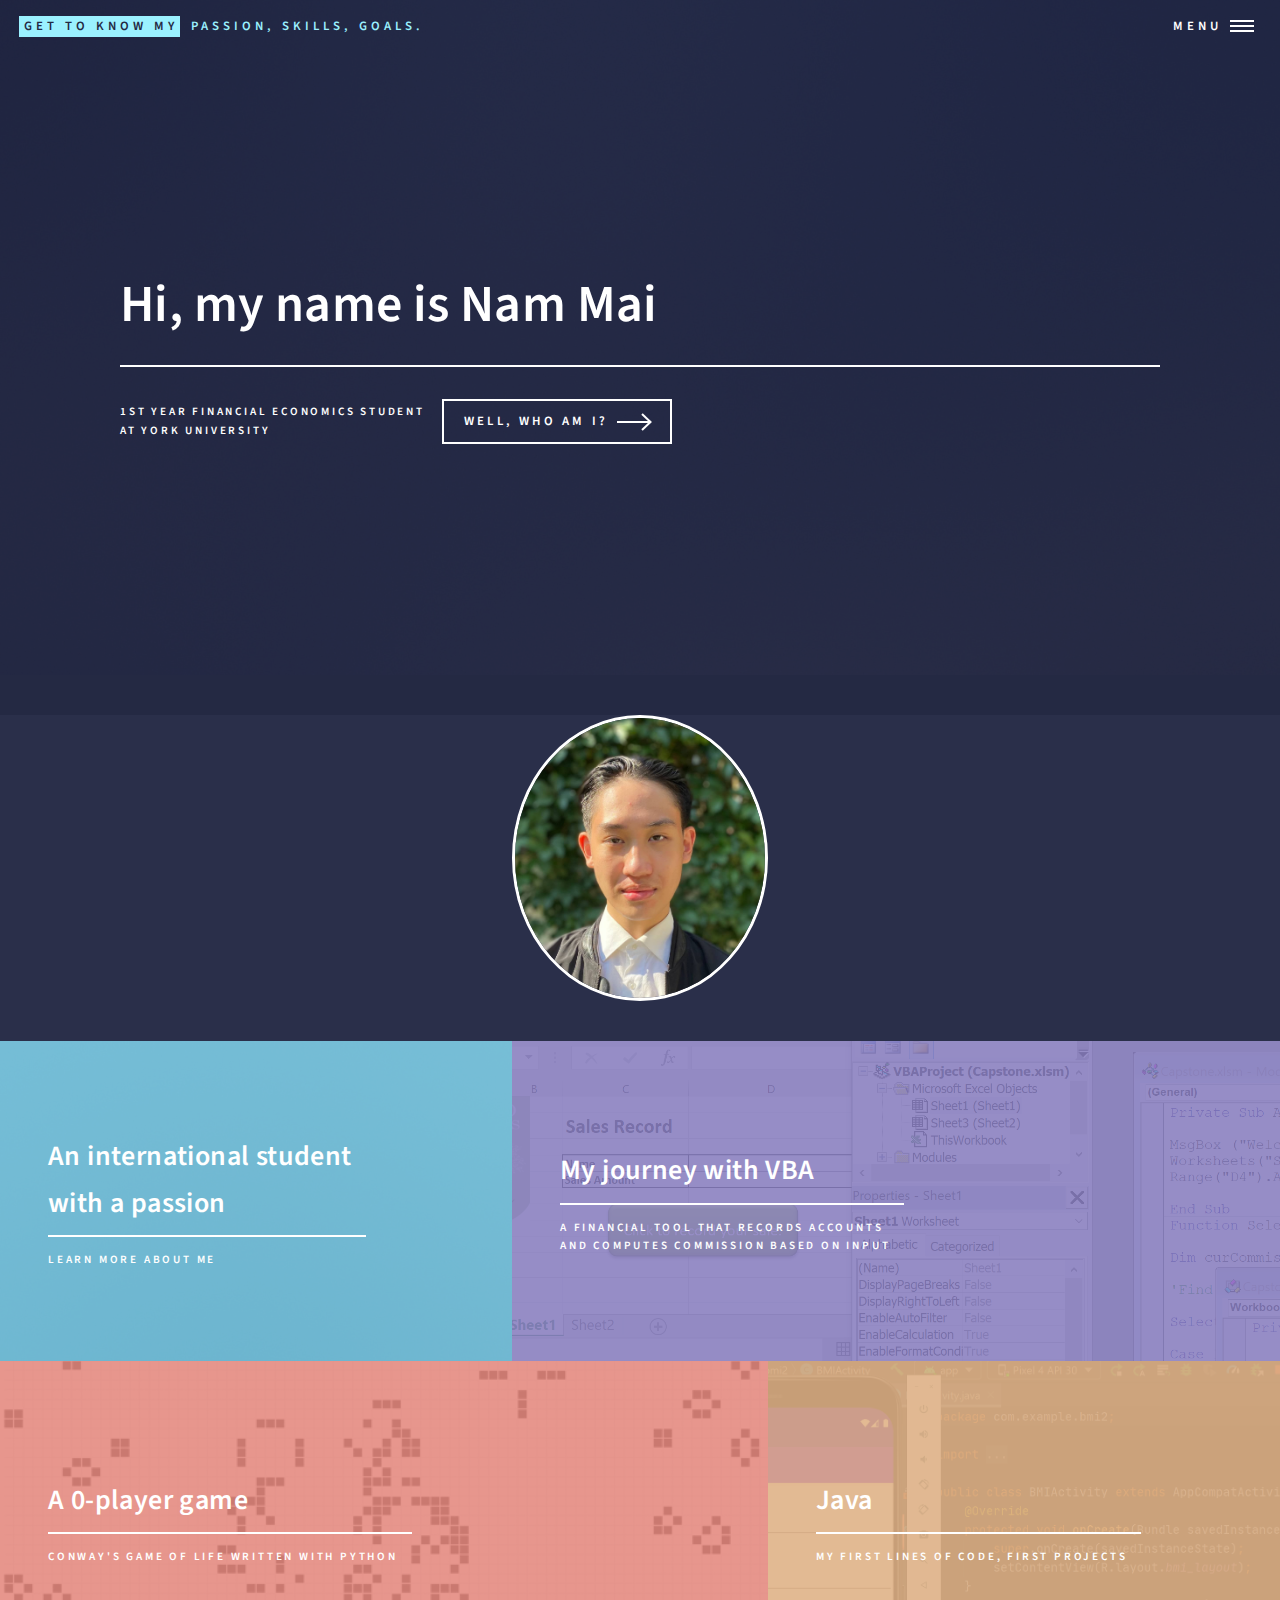
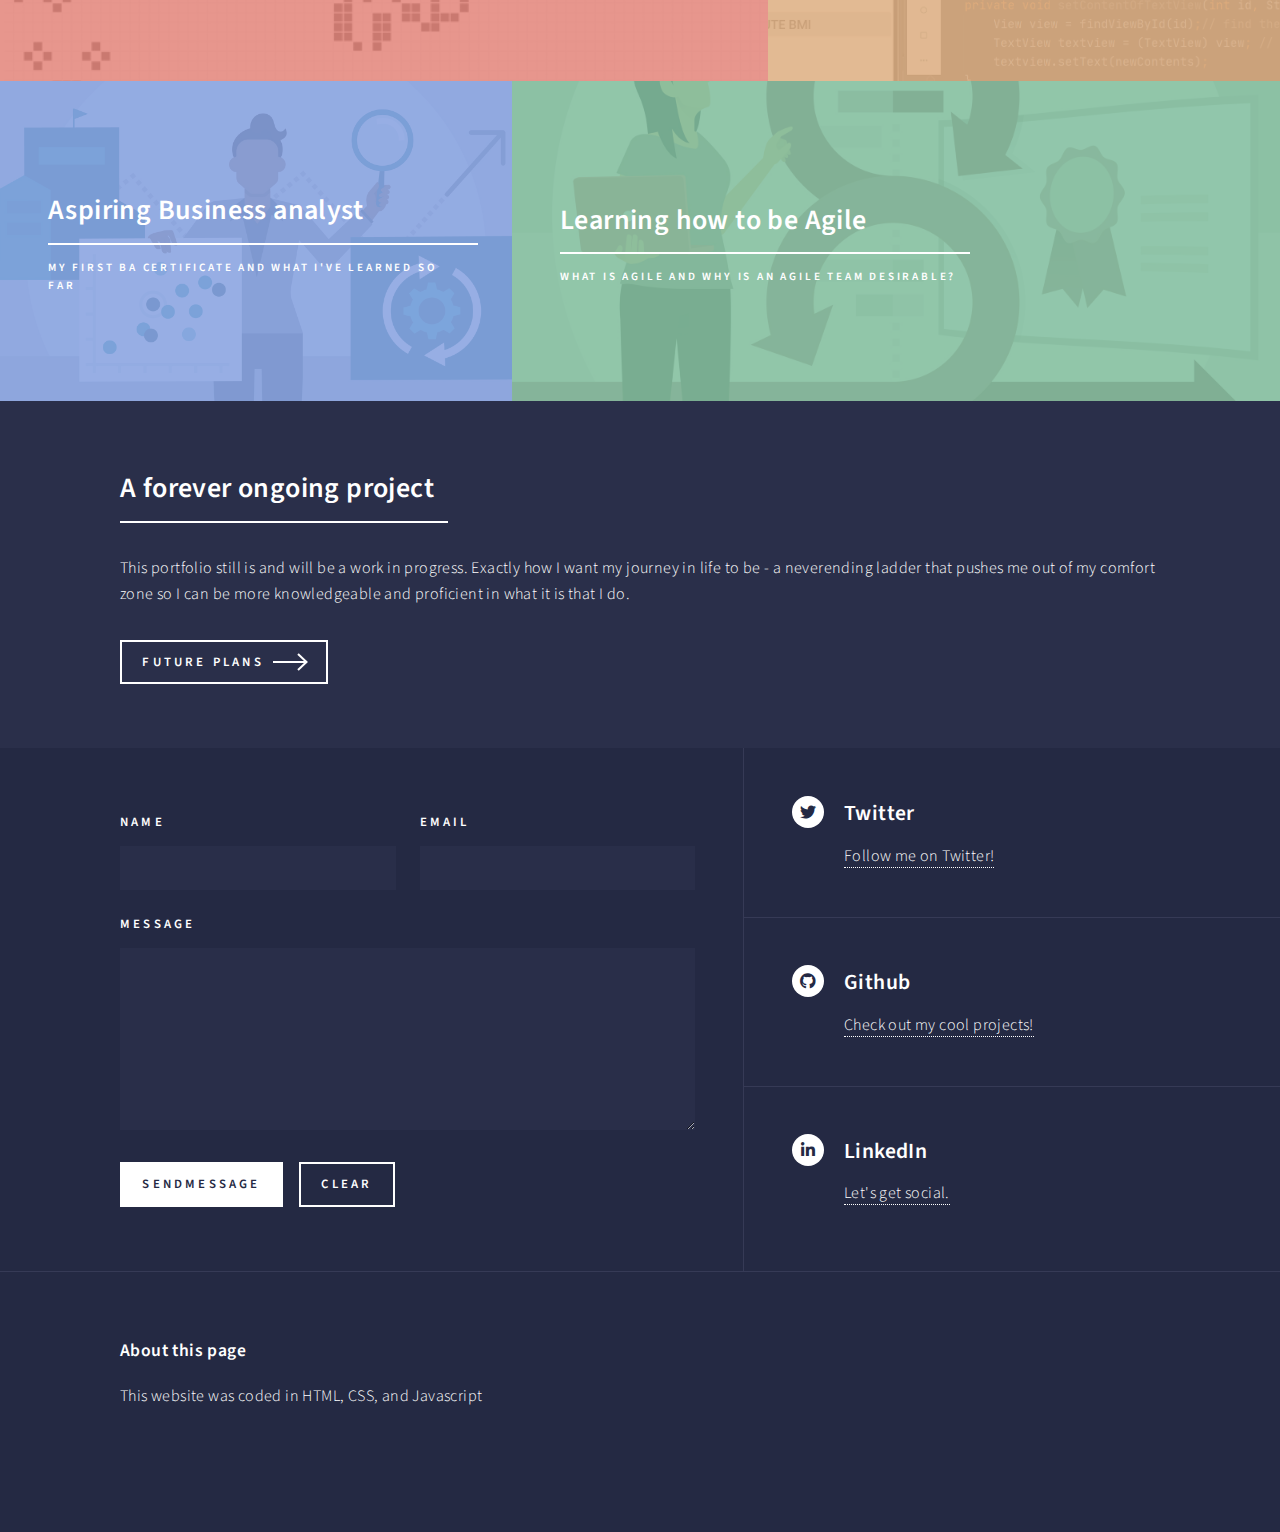
<file: index.html>
<!DOCTYPE HTML>
<html>
	<head>
		<title>Nam - Portfolio</title>
		<meta charset="utf-8" />
		<meta name="viewport" content="width=device-width, initial-scale=1, user-scalable=no" />
		<link rel="stylesheet" href="assets/css/main.css" />
		<noscript><link rel="stylesheet" href="assets/css/noscript.css" /></noscript>
		<meta name="description" content="My portfolio" />
		<meta name="title" property="og:title" content="My Porfolio" />
		<meta property="og:type" content="Website" />
		<meta name="image" property="og:image" content="https://live.staticflickr.com/65535/51329818859_24bdfd7cd8_z.jpg" />
		<meta name="description" property="og:description" content="My Portfolio" /><meta name="author" content="Nam Mai" />
	</head>
	<body class="is-preload">

		<!-- Wrapper -->
			<div id="wrapper">

				<!-- Header -->
					<header id="header" class="alt">
						<a href="index.html" class="logo"><strong>GET TO KNOW MY</strong> <span>Passion, skills, goals.</span></a>
						<nav>
							<a href="#menu">Menu</a>
						</nav>
					</header>

				<!-- Menu -->
					<nav id="menu">
						<ul class="links">
							<li><a href="index.html">Home</a></li>
							<li><a href="passion.html">Passion</a></li>
							<!--<li><a href="skills.html">Skills</a></li>-->
							<li><a href="goals.html">Future goals</a></li>
						</ul>
						<!--<ul class="actions stacked">
							<li><a href="#" class="button primary fit">Get Started</a></li>
							<li><a href="#" class="button fit">Log In</a></li>
						</ul>-->
					</nav>

				<!-- Banner -->
					<section id="banner" class="major">
						<div class="inner">
							<header class="major">
								<h1>Hi, my name is Nam Mai</h1>
							</header>
							<div class="content">
								<p>1st year Financial Economics student<br />
								at York University</p>
								<ul class="actions">
									<li><a href="#me" class="button next scrolly">Well, who am I?</a></li>
								</ul>
							</div>
						</div>
					</section>

				<!-- Main -->
					<div id="main">
						<span class="image main" id="me"><img src="images/me.jpg"/></span>
						<!-- One -->
							<section id="one" class="tiles">
								<article>
									<span class="image">
										<img src="images/pic01.jpg" alt="" />
									</span>
									<header class="major">
										<h3><a href="passion.html" class="link">An international student<br> with a passion</a></h3>
										<p>Learn more about me</p>
									</header>
								</article>
								<article>
									<span class="image">
										<img src="images/VBA.png" alt="" />
									</span>
									<header class="major">
										<h3><a href="https://github.com/fane-eternal/VBA-project" class="link">My journey with VBA</a></h3>
										<p>A Financial tool that records accounts<br>and computes commission based on input</p>
									</header>
								</article>
								<article>
									<span class="image">
										<img src="images/conway.jpg" alt="" />
									</span>
									<header class="major">
										<h3><a href="agile.html" class="https://github.com/fane-eternal/Python/tree/main/Conway's%20game%20of%20Life">A 0-player game</a></h3>
										<p>Conway's game of life written with Python</p>
									</header>
								</article>
								<article>
									<span class="image">
										<img src="images/java.png" alt="" />
									</span>
									<header class="major">
										<h3><a href="https://github.com/fane-eternal/JavaApps_AndroidStudio" class="link">Java</a></h3>
										<p>My first lines of code, first projects</p>
									</header>
								</article>
								<article>
									<span class="image">
										<img src="images/ba.png" alt="" />
									</span>
									<header class="major">
										<h3><a href="ba.html" class="link">Aspiring Business analyst</a></h3>
										<p>My first BA certificate and what I've learned so far</p>
									</header>
								</article>
								<article>
									<span class="image">
										<img src="images/agile.jpg" alt="" />
									</span>
									<header class="major">
										<h3><a href="agile.html" class="link">Learning how to be Agile</a></h3>
										<p>What is Agile and why is an Agile team desirable?</p>
									</header>
								</article>
							</section>

						<!-- Two -->
							<section id="two" name="two">
								<div class="inner">
									<header class="major">
										<h2>A forever ongoing project</h2>
									</header>
									<p>This portfolio still is and will be a work in progress. Exactly how I want my journey in life to be - a neverending ladder that pushes me out of my comfort zone so I can be more knowledgeable and proficient in what it is that I do.</p>
									<ul class="actions">
										<li><a href="goals.html" class="button next">Future plans</a></li>
									</ul>
								</div>
							</section>

					</div>

				<!-- Contact -->
					<section id="contact">
						<div class="inner">
							<section>
								<form method="post" action="#" id="fr1">
									<div class="fields">
										<div class="field half">
											<label for="name">Name</label>
											<input type="text" name="name" id="name" />
										</div>
										<div class="field half">
											<label for="email">Email</label>
											<input type="text" name="email" id="email" />
										</div>
										<div class="field">
											<label for="message">Message</label>
											<textarea name="message" id="message" rows="6"></textarea>
										</div>
									</div>
									<ul class="actions">
										<li><input type="button" id="send" value="sendMessage" class="primary" /></li>
										<li><input type="reset" value="Clear" /></li>
									</ul>
								</form>
							</section>
							<section class="split">
								<section>
									<div class="contact-method">
										<span class="icon brands alt fa-twitter"></span>
										<h3>Twitter</h3>
										<a href="https://twitter.com/fane_eternalll">Follow me on Twitter!</a>
									</div>
								</section>
								<section>
									<div class="contact-method">
										<span class="icon brands alt fa-github"></span>
										<h3>Github</h3>
										<a href="https://github.com/fane-eternal" target="_blank"><span>Check out my cool projects!</span></a>
									</div>
								</section>
								<section>
									<div class="contact-method">
										<span class="icon brands alt fa-linkedin-in"></span>
										<h3>LinkedIn</h3>
										<a href="https://www.linkedin.com/in/suan-tkhan-nam-mai-7b82211a3/" target="_blank"><span>Let's get social.</span></a>
									</div>
								</section>
							</section>
						</div>
					</section>

				<!-- Footer -->
					<footer id="footer">
						<div class="inner">
							<h4>About this page</h4>
							<p>This website was coded in HTML, CSS, and Javascript</p>
							<ul class="icons">	
								<li><a href="#" class="icon brands "><span class="label"></span></a></li>
								<li><a href="#" class="icon brands "><span class="label"></span></a></li>
							</ul>
						</div>
					</footer>

			</div>

		<!-- Scripts -->
			<script src="assets/js/jquery.min.js"></script>
			<script src="assets/js/jquery.scrolly.min.js"></script>
			<script src="assets/js/jquery.scrollex.min.js"></script>
			<script src="assets/js/browser.min.js"></script>
			<script src="assets/js/breakpoints.min.js"></script>
			<script src="assets/js/util.js"></script>
			<script src="assets/js/main.js"></script>
	</body>
</html>
</file>
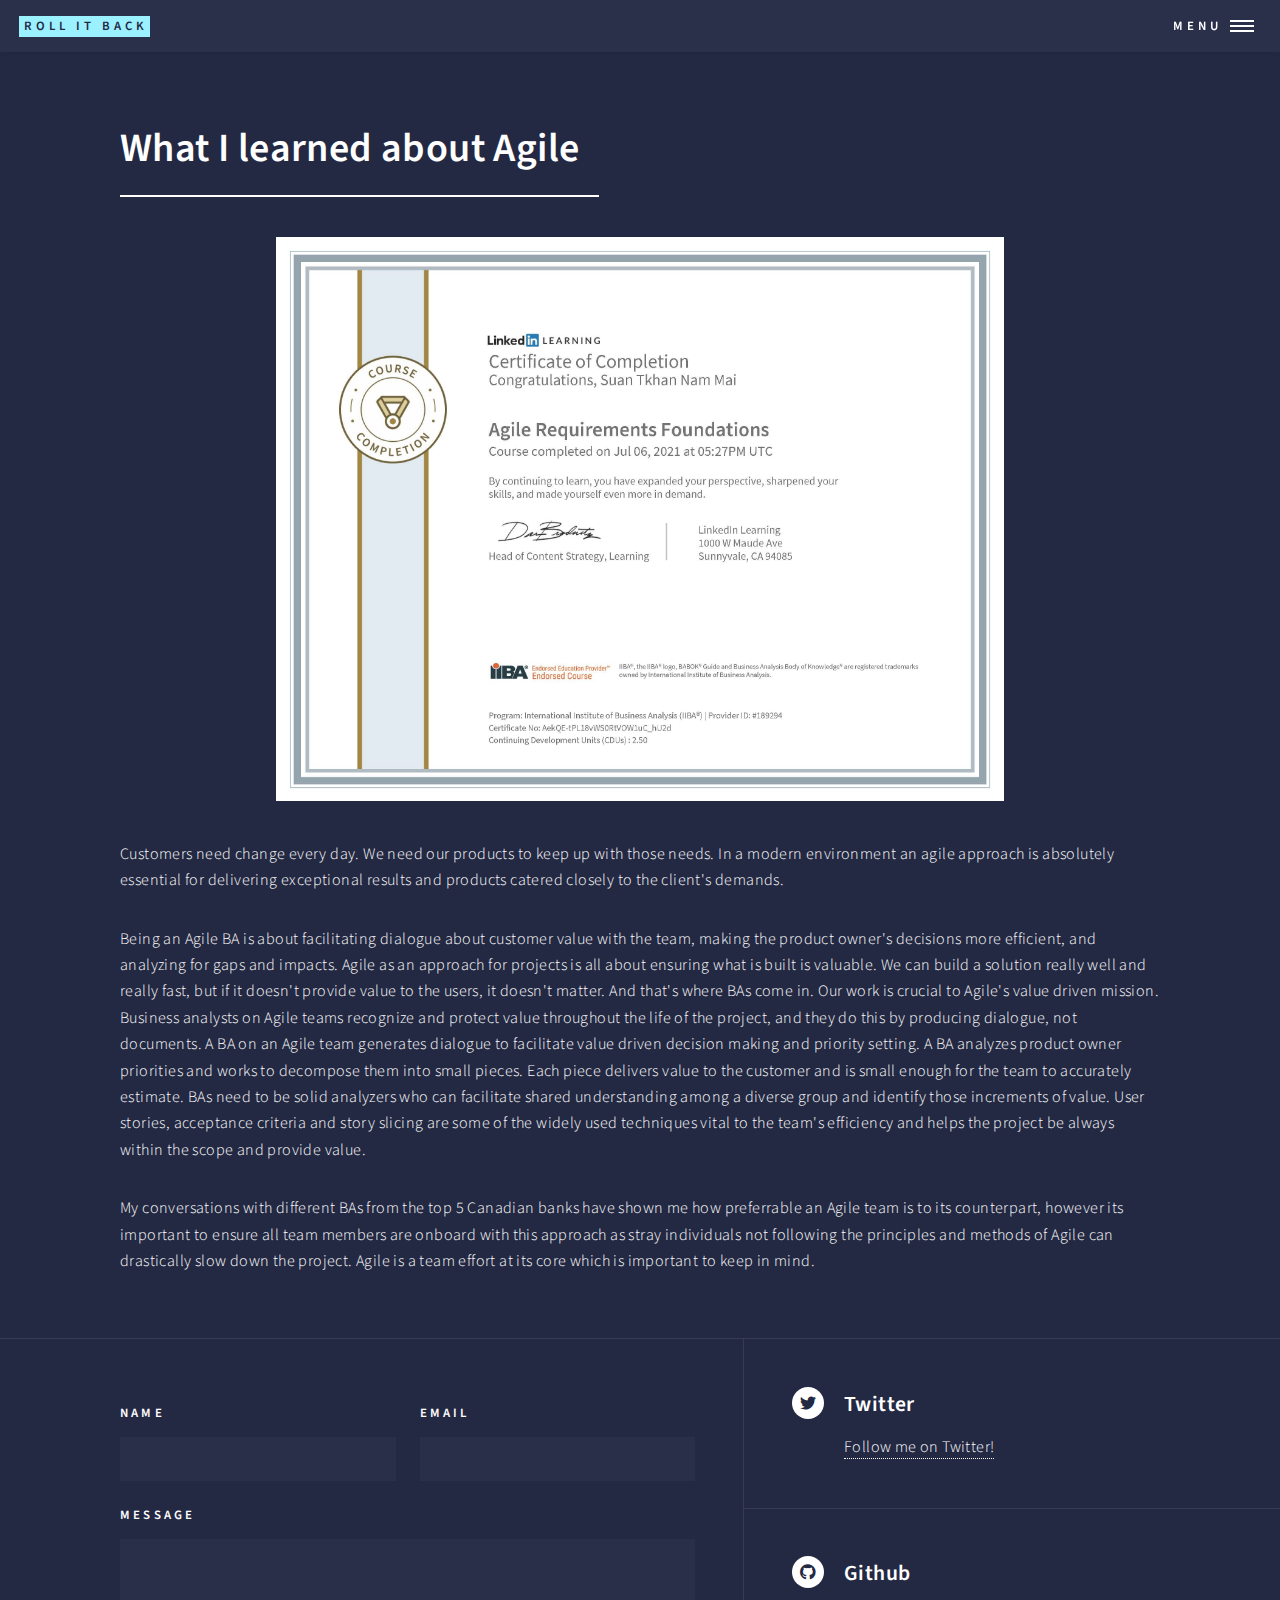
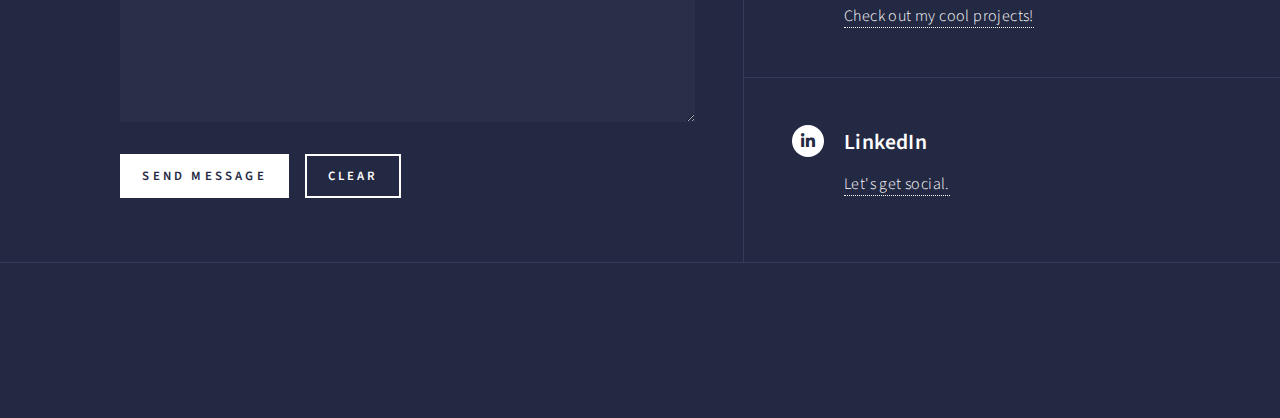
<file: agile.html>
<!DOCTYPE HTML>
<html>
	<head>
		<title>Nam Mai</title>
		<meta charset="utf-8" />
		<meta name="viewport" content="width=device-width, initial-scale=1, user-scalable=no" />
		<link rel="stylesheet" href="assets/css/main.css" />
		<noscript><link rel="stylesheet" href="assets/css/noscript.css" /></noscript>
	</head>
	<body class="is-preload">

		<!-- Wrapper -->
			<div id="wrapper">

				<!-- Header -->
					<header id="header">
						<a href="index.html" class="logo"><strong>ROLL IT BACK</strong></a>
						<nav>
							<a href="#menu">Menu</a>
						</nav>
					</header>

				<!-- Menu -->
					<nav id="menu">
						<ul class="links">
							<li><a href="index.html">Home</a></li>
							<li><a href="passion.html">Passion</a></li>
							<!--<li><a href="skills.html">Skills</a></li>-->
							<li><a href="goals.html">Future goals</a></li>
						</ul>
						<!--<ul class="actions stacked">
							<li><a href="#" class="button primary fit">Get Started</a></li>
							<li><a href="#" class="button fit">Log In</a></li>
						</ul>-->
					</nav>

				<!-- Main -->
					<div id="main" class="alt">

						<!-- One -->
							<section id="one">
								<div class="inner">
									<header class="major">
										<h1>What I learned about Agile</h1>
									</header>
									<span class="image main" id="agile_cert"><img src="images/agile_cert.jpg"/></span>
									<p>Customers need change every day. We need our products to keep up with those needs. In a modern environment an agile approach is absolutely essential for delivering exceptional results and products catered closely to the client's demands. </p>
									<p>Being an Agile BA is about facilitating dialogue about customer value with the team, making the product owner's decisions more efficient, and analyzing for gaps and impacts. Agile as an approach for projects is all about ensuring what is built is valuable. We can build a solution really well and really fast, but if it doesn't provide value to the users, it doesn't matter. And that's where BAs come in. Our work is crucial to Agile's value driven mission. Business analysts on Agile teams recognize and protect value throughout the life of the project, and they do this by producing dialogue, not documents. A BA on an Agile team generates dialogue to facilitate value driven decision making and priority setting. A BA analyzes product owner priorities and works to decompose them into small pieces. Each piece delivers value to the customer and is small enough for the team to accurately estimate. BAs need to be solid analyzers who can facilitate shared understanding among a diverse group and identify those increments of value. User stories, acceptance criteria and story slicing are some of the widely used techniques vital to the team's efficiency and helps the project be always within the scope and provide value. </p>
									<p>My conversations with different BAs from the top 5 Canadian banks have shown me how preferrable an Agile team is to its counterpart, however its important to ensure all team members are onboard with this approach as stray individuals not following the principles and methods of Agile can drastically slow down the project. Agile is a team effort at its core which is important to keep in mind.</p>
								</div>
							</section>

					</div>

				<!-- Contact -->
					<section id="contact">
						<div class="inner">
							<section>
								<form method="post" action="#">
									<div class="fields">
										<div class="field half">
											<label for="name">Name</label>
											<input type="text" name="name" id="name" />
										</div>
										<div class="field half">
											<label for="email">Email</label>
											<input type="text" name="email" id="email" />
										</div>
										<div class="field">
											<label for="message">Message</label>
											<textarea name="message" id="message" rows="6"></textarea>
										</div>
									</div>
									<ul class="actions">
										<li><input type="submit" value="Send Message" class="primary" /></li>
										<li><input type="reset" value="Clear" /></li>
									</ul>
								</form>
							</section>
							<section class="split">
								<section>
									<div class="contact-method">
										<span class="icon brands alt fa-twitter"></span>
										<h3>Twitter</h3>
										<a href="https://twitter.com/fane_eternalll">Follow me on Twitter!</a>
									</div>
								</section>
								<section>
									<div class="contact-method">
										<span class="icon brands alt fa-github"></span>
										<h3>Github</h3>
										<a href="https://github.com/fane-eternal" target="_blank"><span>Check out my cool projects!</span></a>
									</div>
								</section>
								<section>
									<div class="contact-method">
										<span class="icon brands alt fa-linkedin-in"></span>
										<h3>LinkedIn</h3>
										<a href="https://www.linkedin.com/in/suan-tkhan-nam-mai-7b82211a3/" target="_blank"><span>Let's get social.</span></a>
									</div>
								</section>
							</section>
						</div>
					</section>

				<!-- Footer -->
					<footer id="footer">
						<div class="inner">
							<ul class="icons">
								<li><a href="#" class="icon brands "><span class="label"></span></a></li>
								<li><a href="#" class="icon brands "><span class="label"></span></a></li>
							</ul>
						</div>
					</footer>

			</div>

		<!-- Scripts -->
			<script src="assets/js/jquery.min.js"></script>
			<script src="assets/js/jquery.scrolly.min.js"></script>
			<script src="assets/js/jquery.scrollex.min.js"></script>
			<script src="assets/js/browser.min.js"></script>
			<script src="assets/js/breakpoints.min.js"></script>
			<script src="assets/js/util.js"></script>
			<script src="assets/js/main.js"></script>

	</body>
</html>
</file>
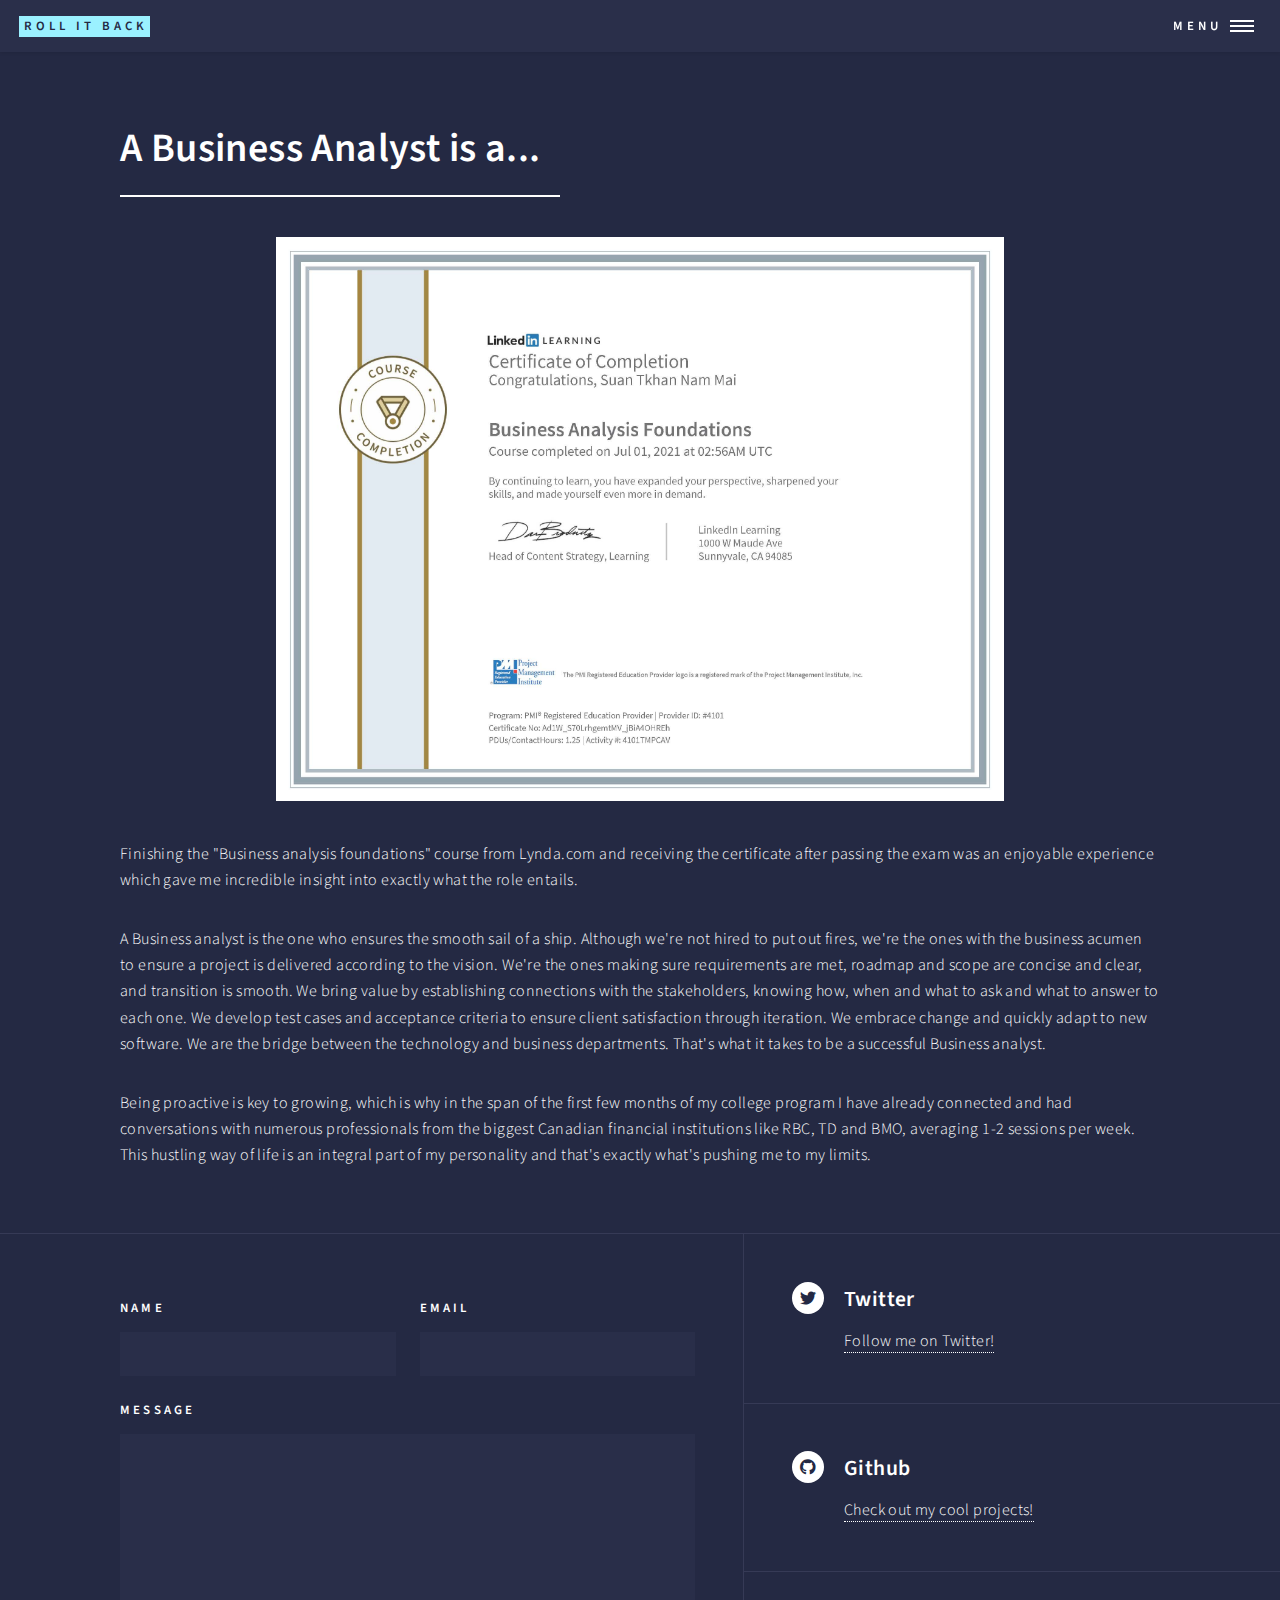
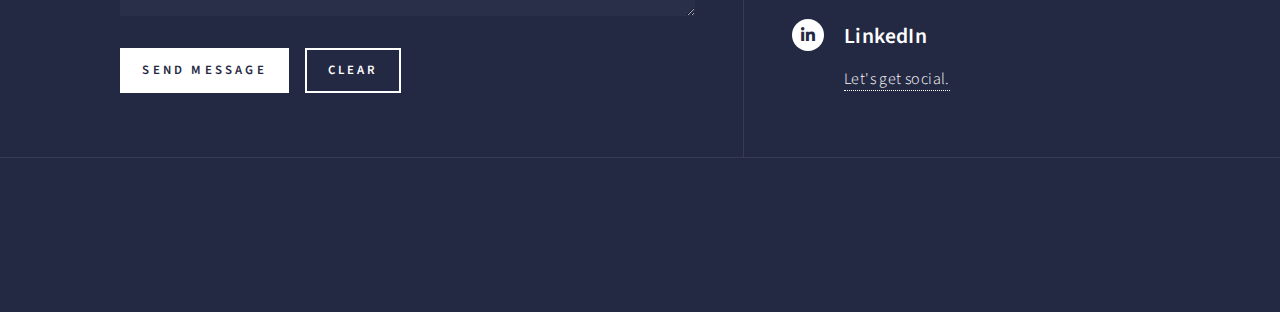
<file: ba.html>
<!DOCTYPE HTML>
<html>
	<head>
		<title>Nam Mai</title>
		<meta charset="utf-8" />
		<meta name="viewport" content="width=device-width, initial-scale=1, user-scalable=no" />
		<link rel="stylesheet" href="assets/css/main.css" />
		<noscript><link rel="stylesheet" href="assets/css/noscript.css" /></noscript>
	</head>
	<body class="is-preload">

		<!-- Wrapper -->
			<div id="wrapper">

				<!-- Header -->
					<header id="header">
						<a href="index.html" class="logo"><strong>ROLL IT BACK</strong></a>
						<nav>
							<a href="#menu">Menu</a>
						</nav>
					</header>

				<!-- Menu -->
					<nav id="menu">
						<ul class="links">
							<li><a href="index.html">Home</a></li>
							<li><a href="passion.html">Passion</a></li>
							<!--<li><a href="skills.html">Skills</a></li>-->
							<li><a href="goals.html">Future goals</a></li>
						</ul>
						<!--<ul class="actions stacked">
							<li><a href="#" class="button primary fit">Get Started</a></li>
							<li><a href="#" class="button fit">Log In</a></li>
						</ul>-->
					</nav>

				<!-- Main -->
					<div id="main" class="alt">

						<!-- One -->
							<section id="one">
								<div class="inner">
									<header class="major">
										<h1>A Business Analyst is a...</h1>
									</header>
									<span class="image main" id="ba_cert"><img src="images/ba_cert.jpg"/></span>
									<p>Finishing the "Business analysis foundations" course from Lynda.com and receiving the certificate after passing the exam was an enjoyable experience which gave me incredible insight into exactly what the role entails.</p>
									<p>A Business analyst is the one who ensures the smooth sail of a ship. Although we're not hired to put out fires, we're the ones with the business acumen to ensure a project is delivered according to the vision. We're the ones making sure requirements are met, roadmap and scope are concise and clear, and transition is smooth. We bring value by establishing connections with the stakeholders, knowing how, when and what to ask and what to answer to each one. We develop test cases and acceptance criteria to ensure client satisfaction through iteration. We embrace change and quickly adapt to new software. We are the bridge between the technology and business departments. That's what it takes to be a successful Business analyst.</p>
									<p>Being proactive is key to growing, which is why in the span of the first few months of my college program I have already connected and had conversations with numerous professionals from the biggest Canadian financial institutions like RBC, TD and BMO, averaging 1-2 sessions per week. This hustling way of life is an integral part of my personality and that's exactly what's pushing me to my limits. </p>
								</div>
							</section>

					</div>

				<!-- Contact -->
					<section id="contact">
						<div class="inner">
							<section>
								<form method="post" action="#">
									<div class="fields">
										<div class="field half">
											<label for="name">Name</label>
											<input type="text" name="name" id="name" />
										</div>
										<div class="field half">
											<label for="email">Email</label>
											<input type="text" name="email" id="email" />
										</div>
										<div class="field">
											<label for="message">Message</label>
											<textarea name="message" id="message" rows="6"></textarea>
										</div>
									</div>
									<ul class="actions">
										<li><input type="submit" value="Send Message" class="primary" /></li>
										<li><input type="reset" value="Clear" /></li>
									</ul>
								</form>
							</section>
							<section class="split">
								<section>
									<div class="contact-method">
										<span class="icon brands alt fa-twitter"></span>
										<h3>Twitter</h3>
										<a href="https://twitter.com/fane_eternalll">Follow me on Twitter!</a>
									</div>
								</section>
								<section>
									<div class="contact-method">
										<span class="icon brands alt fa-github"></span>
										<h3>Github</h3>
										<a href="https://github.com/fane-eternal" target="_blank"><span>Check out my cool projects!</span></a>
									</div>
								</section>
								<section>
									<div class="contact-method">
										<span class="icon brands alt fa-linkedin-in"></span>
										<h3>LinkedIn</h3>
										<a href="https://www.linkedin.com/in/suan-tkhan-nam-mai-7b82211a3/" target="_blank"><span>Let's get social.</span></a>
									</div>
								</section>
							</section>
						</div>
					</section>

				<!-- Footer -->
					<footer id="footer">
						<div class="inner">
							<ul class="icons">
								<li><a href="#" class="icon brands "><span class="label"></span></a></li>
								<li><a href="#" class="icon brands "><span class="label"></span></a></li>
							</ul>
						</div>
					</footer>

			</div>

		<!-- Scripts -->
			<script src="assets/js/jquery.min.js"></script>
			<script src="assets/js/jquery.scrolly.min.js"></script>
			<script src="assets/js/jquery.scrollex.min.js"></script>
			<script src="assets/js/browser.min.js"></script>
			<script src="assets/js/breakpoints.min.js"></script>
			<script src="assets/js/util.js"></script>
			<script src="assets/js/main.js"></script>

	</body>
</html>
</file>
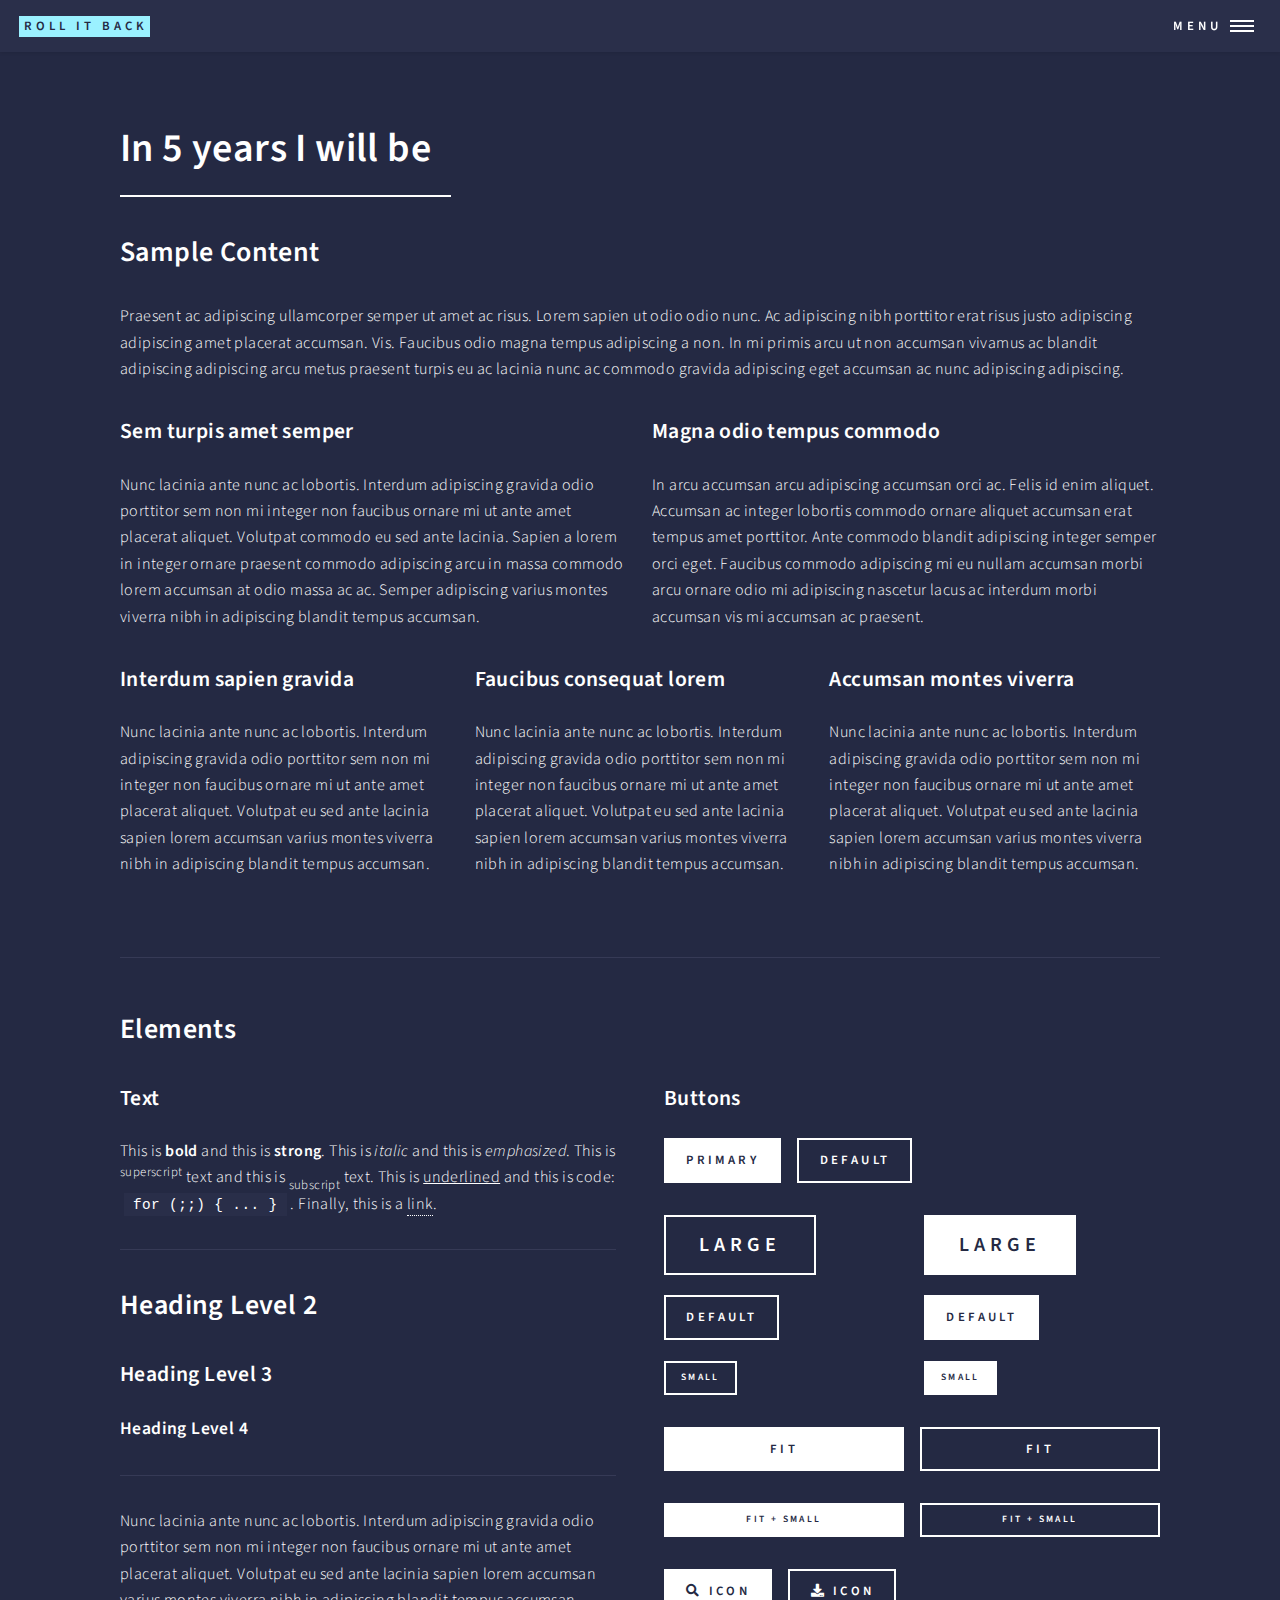
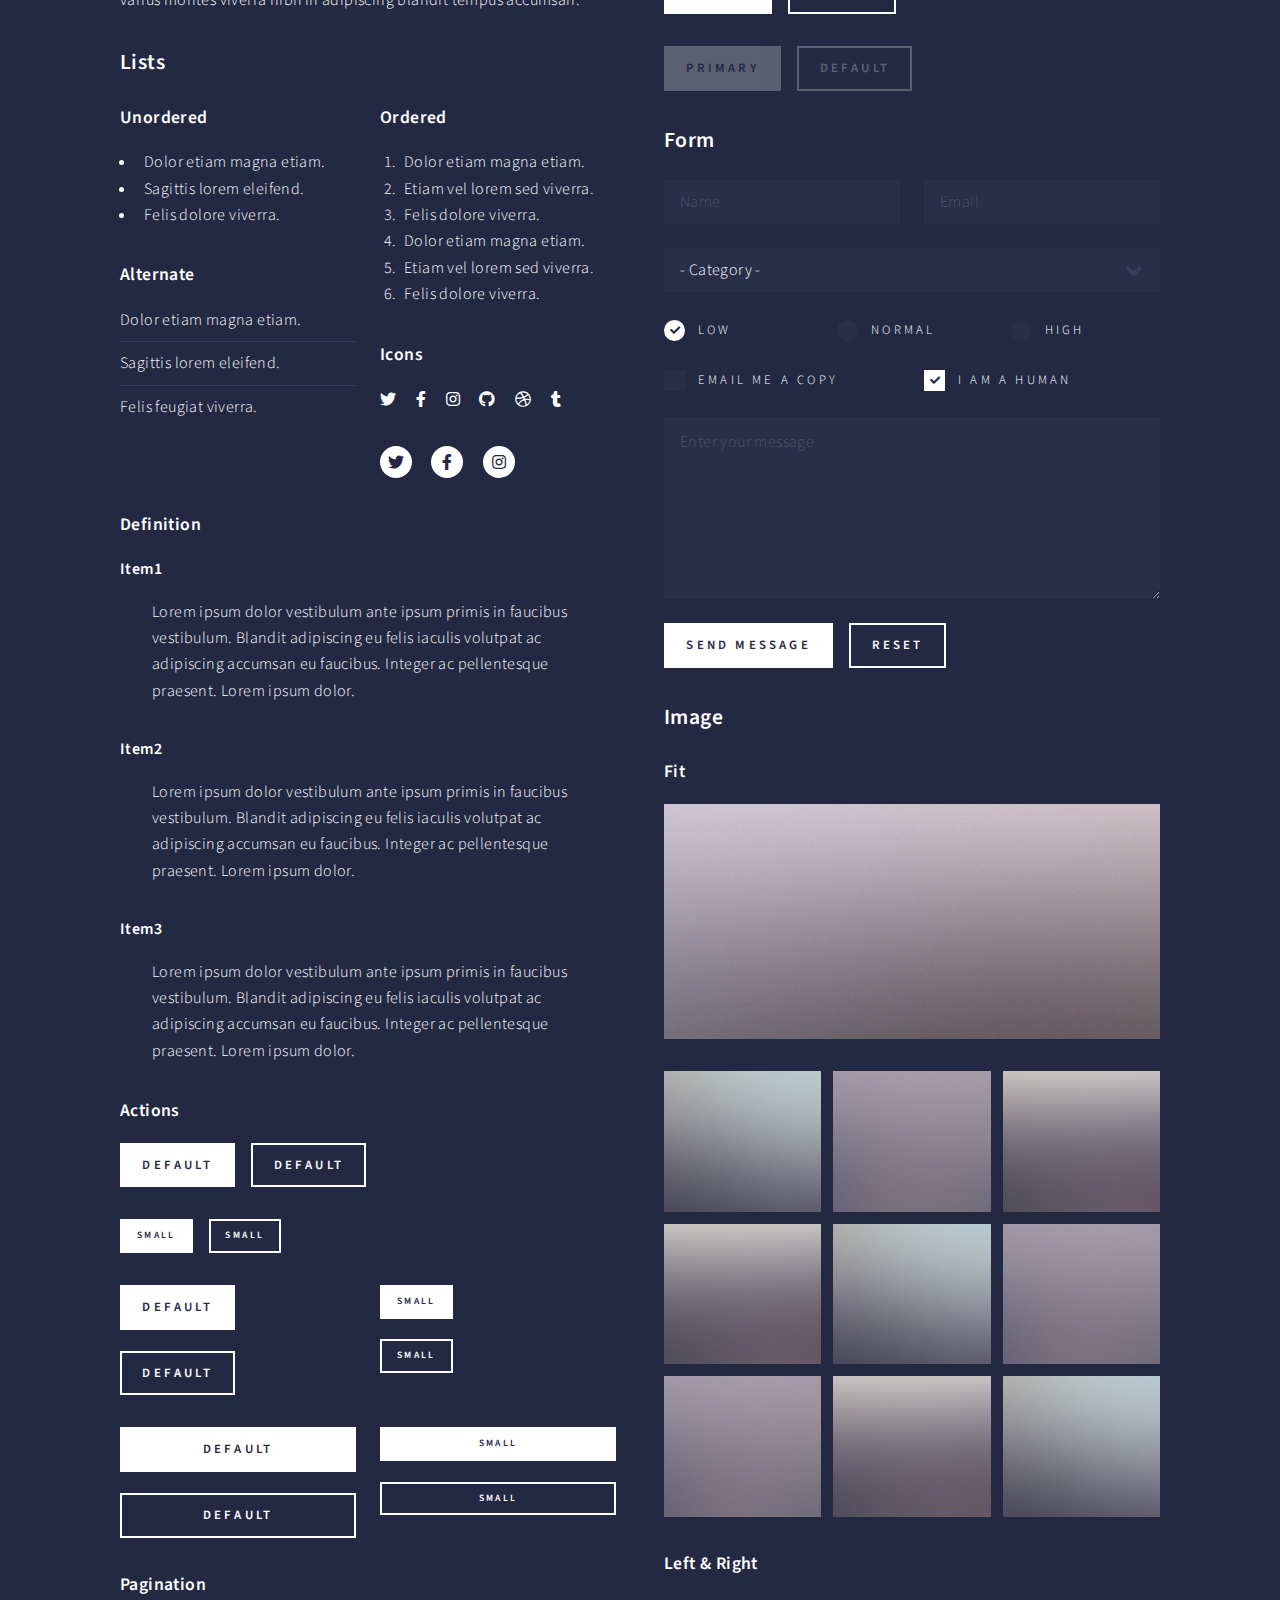
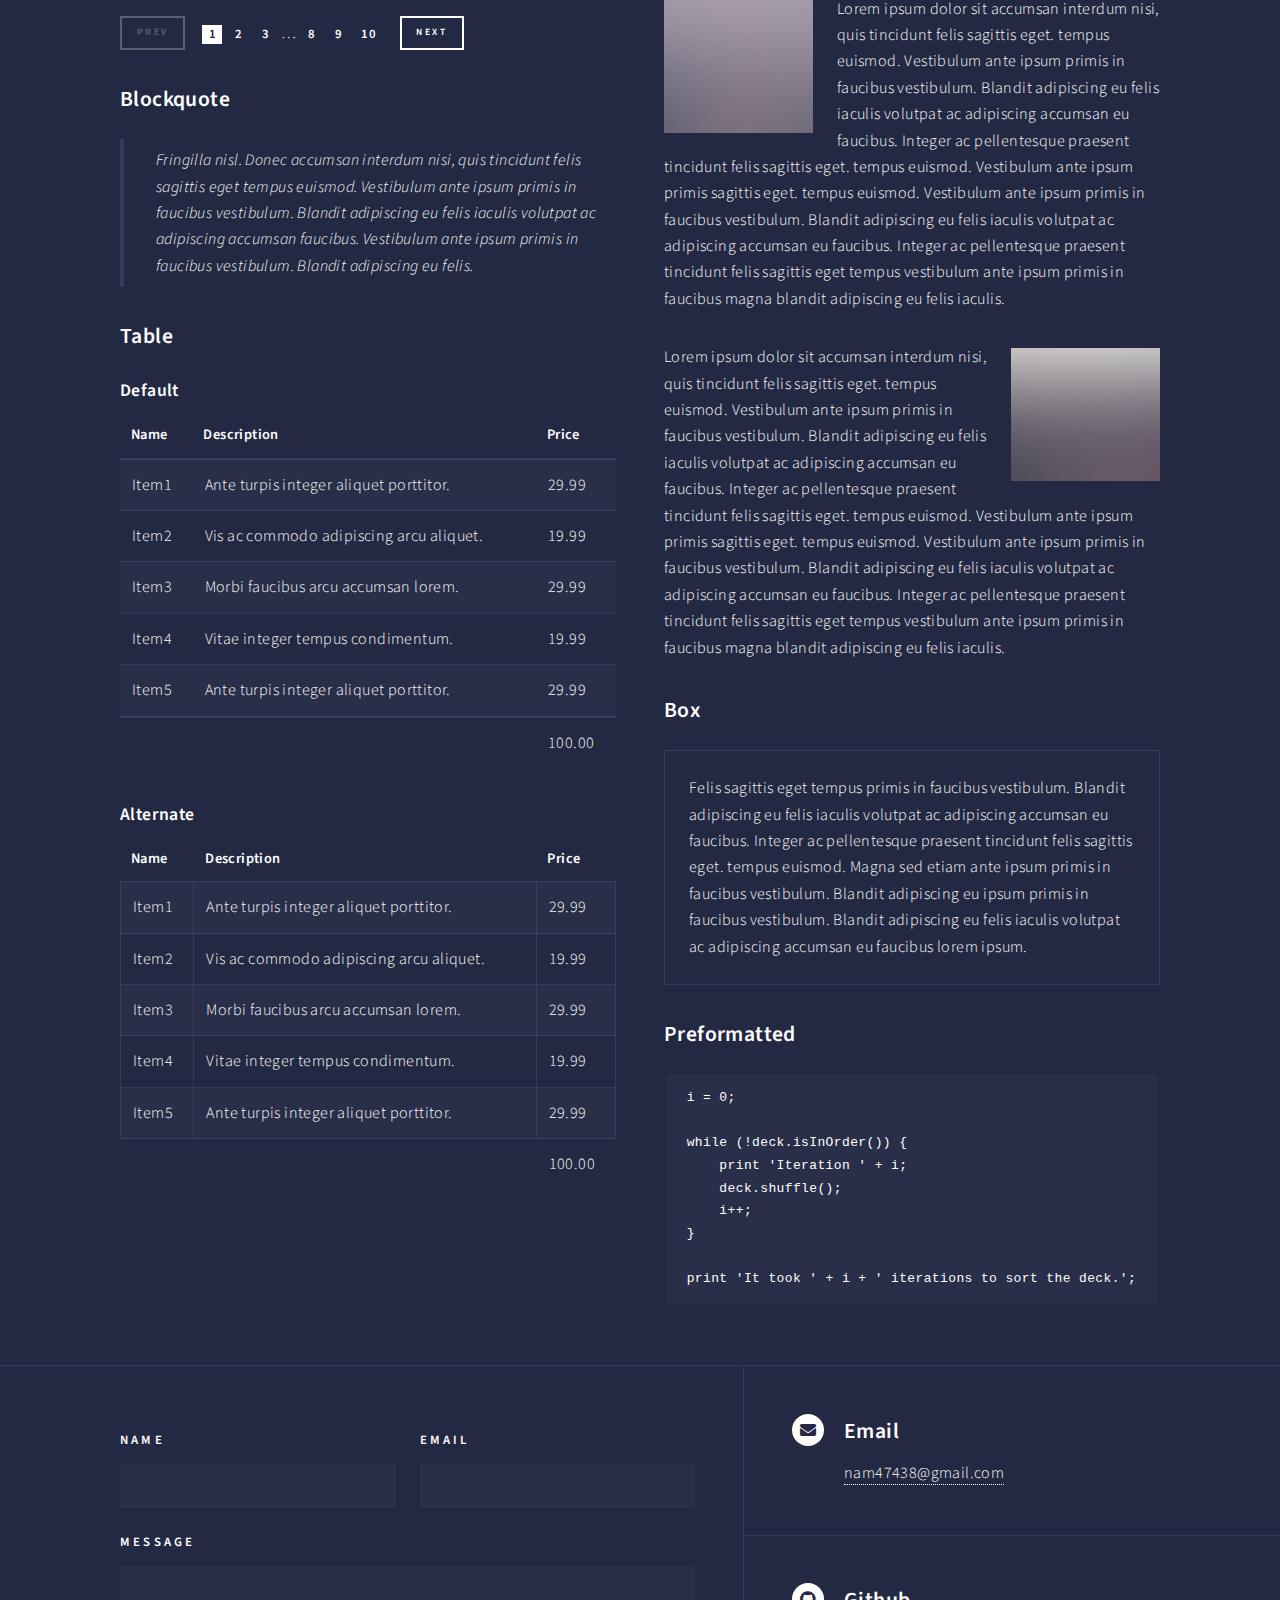
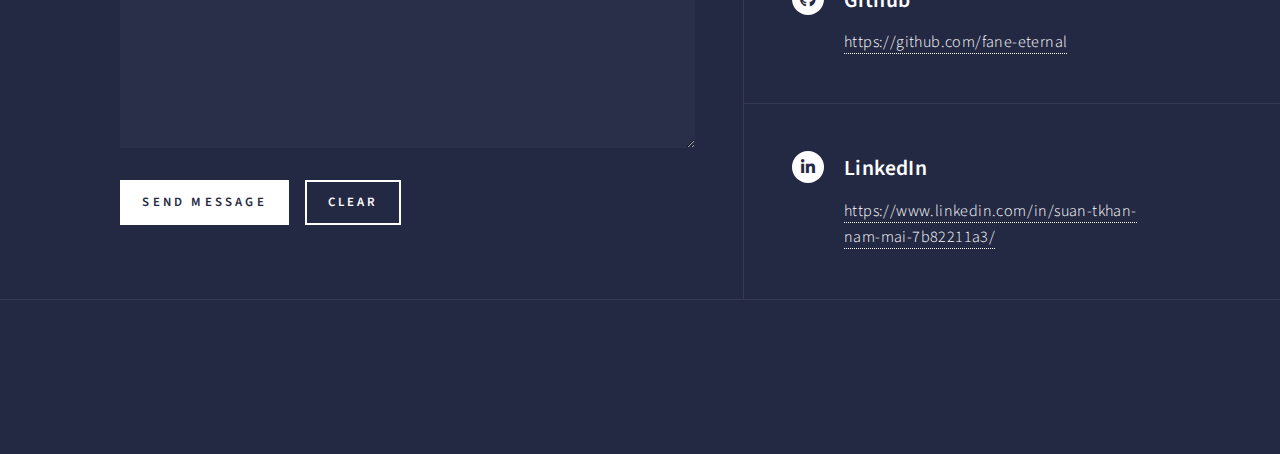
<file: datadump.html>
<!DOCTYPE HTML>
<html>
	<head>
		<title>Suan Tkhan Nam Mai's website</title>
		<meta charset="utf-8" />
		<meta name="viewport" content="width=device-width, initial-scale=1, user-scalable=no" />
		<link rel="stylesheet" href="assets/css/main.css" />
		<noscript><link rel="stylesheet" href="assets/css/noscript.css" /></noscript>
	</head>
	<body class="is-preload">

		<!-- Wrapper -->
			<div id="wrapper">

				<!-- Header -->
					<header id="header">
						<a href="index.html" class="logo"><strong>ROLL IT BACK</strong> <span></span></a>
						<nav>
							<a href="#menu">Menu</a>
						</nav>
					</header>

				<!-- Menu -->
					<nav id="menu">
						<ul class="links">
							<li><a href="index.html">Home</a></li>
							<li><a href="generic.html">Passion</a></li>
							<li><a href="landing.html">Skills</a></li>
							<li><a href="elements.html">Future goals</a></li>
						</ul>
						<!--<ul class="actions stacked">
							<li><a href="#" class="button primary fit">Get Started</a></li>
							<li><a href="#" class="button fit">Log In</a></li>
						</ul>-->
					</nav>

				<!-- Main -->
					<div id="main" class="alt">

						<!-- One -->
							<section id="one">
								<div class="inner">
									<header class="major">
										<h1>In 5 years I will be</h1>
									</header>

									<!-- Content -->
										<h2 id="content">Sample Content</h2>
										<p>Praesent ac adipiscing ullamcorper semper ut amet ac risus. Lorem sapien ut odio odio nunc. Ac adipiscing nibh porttitor erat risus justo adipiscing adipiscing amet placerat accumsan. Vis. Faucibus odio magna tempus adipiscing a non. In mi primis arcu ut non accumsan vivamus ac blandit adipiscing adipiscing arcu metus praesent turpis eu ac lacinia nunc ac commodo gravida adipiscing eget accumsan ac nunc adipiscing adipiscing.</p>
										<div class="row">
											<div class="col-6 col-12-small">
												<h3>Sem turpis amet semper</h3>
												<p>Nunc lacinia ante nunc ac lobortis. Interdum adipiscing gravida odio porttitor sem non mi integer non faucibus ornare mi ut ante amet placerat aliquet. Volutpat commodo eu sed ante lacinia. Sapien a lorem in integer ornare praesent commodo adipiscing arcu in massa commodo lorem accumsan at odio massa ac ac. Semper adipiscing varius montes viverra nibh in adipiscing blandit tempus accumsan.</p>
											</div>
											<div class="col-6 col-12-small">
												<h3>Magna odio tempus commodo</h3>
												<p>In arcu accumsan arcu adipiscing accumsan orci ac. Felis id enim aliquet. Accumsan ac integer lobortis commodo ornare aliquet accumsan erat tempus amet porttitor. Ante commodo blandit adipiscing integer semper orci eget. Faucibus commodo adipiscing mi eu nullam accumsan morbi arcu ornare odio mi adipiscing nascetur lacus ac interdum morbi accumsan vis mi accumsan ac praesent.</p>
											</div>
											<!-- Break -->
											<div class="col-4 col-12-medium">
												<h3>Interdum sapien gravida</h3>
												<p>Nunc lacinia ante nunc ac lobortis. Interdum adipiscing gravida odio porttitor sem non mi integer non faucibus ornare mi ut ante amet placerat aliquet. Volutpat eu sed ante lacinia sapien lorem accumsan varius montes viverra nibh in adipiscing blandit tempus accumsan.</p>
											</div>
											<div class="col-4 col-12-medium">
												<h3>Faucibus consequat lorem</h3>
												<p>Nunc lacinia ante nunc ac lobortis. Interdum adipiscing gravida odio porttitor sem non mi integer non faucibus ornare mi ut ante amet placerat aliquet. Volutpat eu sed ante lacinia sapien lorem accumsan varius montes viverra nibh in adipiscing blandit tempus accumsan.</p>
											</div>
											<div class="col-4 col-12-medium">
												<h3>Accumsan montes viverra</h3>
												<p>Nunc lacinia ante nunc ac lobortis. Interdum adipiscing gravida odio porttitor sem non mi integer non faucibus ornare mi ut ante amet placerat aliquet. Volutpat eu sed ante lacinia sapien lorem accumsan varius montes viverra nibh in adipiscing blandit tempus accumsan.</p>
											</div>
										</div>

									<hr class="major" />

									<!-- Elements -->
										<h2 id="elements">Elements</h2>
										<div class="row gtr-200">
											<div class="col-6 col-12-medium">

												<!-- Text stuff -->
													<h3>Text</h3>
													<p>This is <b>bold</b> and this is <strong>strong</strong>. This is <i>italic</i> and this is <em>emphasized</em>.
													This is <sup>superscript</sup> text and this is <sub>subscript</sub> text.
													This is <u>underlined</u> and this is code: <code>for (;;) { ... }</code>.
													Finally, this is a <a href="#">link</a>.</p>
													<hr />
													<h2>Heading Level 2</h2>
													<h3>Heading Level 3</h3>
													<h4>Heading Level 4</h4>
													<hr />
													<p>Nunc lacinia ante nunc ac lobortis. Interdum adipiscing gravida odio porttitor sem non mi integer non faucibus ornare mi ut ante amet placerat aliquet. Volutpat eu sed ante lacinia sapien lorem accumsan varius montes viverra nibh in adipiscing blandit tempus accumsan.</p>

												<!-- Lists -->
													<h3>Lists</h3>
													<div class="row">
														<div class="col-6 col-12-small">

															<h4>Unordered</h4>
															<ul>
																<li>Dolor etiam magna etiam.</li>
																<li>Sagittis lorem eleifend.</li>
																<li>Felis dolore viverra.</li>
															</ul>

															<h4>Alternate</h4>
															<ul class="alt">
																<li>Dolor etiam magna etiam.</li>
																<li>Sagittis lorem eleifend.</li>
																<li>Felis feugiat viverra.</li>
															</ul>

														</div>
														<div class="col-6 col-12-small">

															<h4>Ordered</h4>
															<ol>
																<li>Dolor etiam magna etiam.</li>
																<li>Etiam vel lorem sed viverra.</li>
																<li>Felis dolore viverra.</li>
																<li>Dolor etiam magna etiam.</li>
																<li>Etiam vel lorem sed viverra.</li>
																<li>Felis dolore viverra.</li>
															</ol>

															<h4>Icons</h4>
															<ul class="icons">
																<li><a href="#" class="icon brands fa-twitter"><span class="label">Twitter</span></a></li>
																<li><a href="#" class="icon brands fa-facebook-f"><span class="label">Facebook</span></a></li>
																<li><a href="#" class="icon brands fa-instagram"><span class="label">Instagram</span></a></li>
																<li><a href="#" class="icon brands fa-github"><span class="label">Github</span></a></li>
																<li><a href="#" class="icon brands fa-dribbble"><span class="label">Dribbble</span></a></li>
																<li><a href="#" class="icon brands fa-tumblr"><span class="label">Tumblr</span></a></li>
															</ul>
															<ul class="icons">
																<li><a href="#" class="icon brands alt fa-twitter"><span class="label">Twitter</span></a></li>
																<li><a href="#" class="icon brands alt fa-facebook-f"><span class="label">Facebook</span></a></li>
																<li><a href="#" class="icon brands alt fa-instagram"><span class="label">Instagram</span></a></li>
															</ul>

														</div>
													</div>
													<h4>Definition</h4>
													<dl>
														<dt>Item1</dt>
														<dd>
															<p>Lorem ipsum dolor vestibulum ante ipsum primis in faucibus vestibulum. Blandit adipiscing eu felis iaculis volutpat ac adipiscing accumsan eu faucibus. Integer ac pellentesque praesent. Lorem ipsum dolor.</p>
														</dd>
														<dt>Item2</dt>
														<dd>
															<p>Lorem ipsum dolor vestibulum ante ipsum primis in faucibus vestibulum. Blandit adipiscing eu felis iaculis volutpat ac adipiscing accumsan eu faucibus. Integer ac pellentesque praesent. Lorem ipsum dolor.</p>
														</dd>
														<dt>Item3</dt>
														<dd>
															<p>Lorem ipsum dolor vestibulum ante ipsum primis in faucibus vestibulum. Blandit adipiscing eu felis iaculis volutpat ac adipiscing accumsan eu faucibus. Integer ac pellentesque praesent. Lorem ipsum dolor.</p>
														</dd>
													</dl>

													<h4>Actions</h4>
													<ul class="actions">
														<li><a href="#" class="button primary">Default</a></li>
														<li><a href="#" class="button">Default</a></li>
													</ul>
													<ul class="actions small">
														<li><a href="#" class="button primary small">Small</a></li>
														<li><a href="#" class="button small">Small</a></li>
													</ul>
													<div class="row">
														<div class="col-6 col-12-small">
															<ul class="actions stacked">
																<li><a href="#" class="button primary">Default</a></li>
																<li><a href="#" class="button">Default</a></li>
															</ul>
														</div>
														<div class="col-6 col-12-small">
															<ul class="actions stacked">
																<li><a href="#" class="button primary small">Small</a></li>
																<li><a href="#" class="button small">Small</a></li>
															</ul>
														</div>
														<div class="col-6 col-12-small">
															<ul class="actions stacked">
																<li><a href="#" class="button primary fit">Default</a></li>
																<li><a href="#" class="button fit">Default</a></li>
															</ul>
														</div>
														<div class="col-6 col-12-small">
															<ul class="actions stacked">
																<li><a href="#" class="button primary small fit">Small</a></li>
																<li><a href="#" class="button small fit">Small</a></li>
															</ul>
														</div>
													</div>

													<h4>Pagination</h4>
													<ul class="pagination">
														<li><span class="button small disabled">Prev</span></li>
														<li><a href="#" class="page active">1</a></li>
														<li><a href="#" class="page">2</a></li>
														<li><a href="#" class="page">3</a></li>
														<li><span>&hellip;</span></li>
														<li><a href="#" class="page">8</a></li>
														<li><a href="#" class="page">9</a></li>
														<li><a href="#" class="page">10</a></li>
														<li><a href="#" class="button small">Next</a></li>
													</ul>

												<!-- Blockquote -->
													<h3>Blockquote</h3>
													<blockquote>Fringilla nisl. Donec accumsan interdum nisi, quis tincidunt felis sagittis eget tempus euismod. Vestibulum ante ipsum primis in faucibus vestibulum. Blandit adipiscing eu felis iaculis volutpat ac adipiscing accumsan faucibus. Vestibulum ante ipsum primis in faucibus vestibulum. Blandit adipiscing eu felis.</blockquote>

												<!-- Table -->
													<h3>Table</h3>

													<h4>Default</h4>
													<div class="table-wrapper">
														<table>
															<thead>
																<tr>
																	<th>Name</th>
																	<th>Description</th>
																	<th>Price</th>
																</tr>
															</thead>
															<tbody>
																<tr>
																	<td>Item1</td>
																	<td>Ante turpis integer aliquet porttitor.</td>
																	<td>29.99</td>
																</tr>
																<tr>
																	<td>Item2</td>
																	<td>Vis ac commodo adipiscing arcu aliquet.</td>
																	<td>19.99</td>
																</tr>
																<tr>
																	<td>Item3</td>
																	<td> Morbi faucibus arcu accumsan lorem.</td>
																	<td>29.99</td>
																</tr>
																<tr>
																	<td>Item4</td>
																	<td>Vitae integer tempus condimentum.</td>
																	<td>19.99</td>
																</tr>
																<tr>
																	<td>Item5</td>
																	<td>Ante turpis integer aliquet porttitor.</td>
																	<td>29.99</td>
																</tr>
															</tbody>
															<tfoot>
																<tr>
																	<td colspan="2"></td>
																	<td>100.00</td>
																</tr>
															</tfoot>
														</table>
													</div>

													<h4>Alternate</h4>
													<div class="table-wrapper">
														<table class="alt">
															<thead>
																<tr>
																	<th>Name</th>
																	<th>Description</th>
																	<th>Price</th>
																</tr>
															</thead>
															<tbody>
																<tr>
																	<td>Item1</td>
																	<td>Ante turpis integer aliquet porttitor.</td>
																	<td>29.99</td>
																</tr>
																<tr>
																	<td>Item2</td>
																	<td>Vis ac commodo adipiscing arcu aliquet.</td>
																	<td>19.99</td>
																</tr>
																<tr>
																	<td>Item3</td>
																	<td> Morbi faucibus arcu accumsan lorem.</td>
																	<td>29.99</td>
																</tr>
																<tr>
																	<td>Item4</td>
																	<td>Vitae integer tempus condimentum.</td>
																	<td>19.99</td>
																</tr>
																<tr>
																	<td>Item5</td>
																	<td>Ante turpis integer aliquet porttitor.</td>
																	<td>29.99</td>
																</tr>
															</tbody>
															<tfoot>
																<tr>
																	<td colspan="2"></td>
																	<td>100.00</td>
																</tr>
															</tfoot>
														</table>
													</div>

											</div>
											<div class="col-6 col-12-medium">

												<!-- Buttons -->
													<h3>Buttons</h3>
													<ul class="actions">
														<li><a href="#" class="button primary">Primary</a></li>
														<li><a href="#" class="button">Default</a></li>
													</ul>
													<div class="row">
														<div class="col-6 col-12-xsmall">
															<ul class="actions stacked">
																<li><a href="#" class="button large">Large</a></li>
																<li><a href="#" class="button">Default</a></li>
																<li><a href="#" class="button small">Small</a></li>
															</ul>
														</div>
														<div class="col-6 col-12-xsmall">
															<ul class="actions stacked">
																<li><a href="#" class="button primary large">Large</a></li>
																<li><a href="#" class="button primary">Default</a></li>
																<li><a href="#" class="button primary small">Small</a></li>
															</ul>
														</div>
													</div>
													<ul class="actions fit">
														<li><a href="#" class="button primary fit">Fit</a></li>
														<li><a href="#" class="button fit">Fit</a></li>
													</ul>
													<ul class="actions fit small">
														<li><a href="#" class="button primary fit small">Fit + Small</a></li>
														<li><a href="#" class="button fit small">Fit + Small</a></li>
													</ul>
													<ul class="actions">
														<li><a href="#" class="button primary icon solid fa-search">Icon</a></li>
														<li><a href="#" class="button icon solid fa-download">Icon</a></li>
													</ul>
													<ul class="actions">
														<li><span class="button primary disabled">Primary</span></li>
														<li><span class="button disabled">Default</span></li>
													</ul>

												<!-- Form -->
													<h3>Form</h3>

													<form method="post" action="#">
														<div class="row gtr-uniform">
															<div class="col-6 col-12-xsmall">
																<input type="text" name="demo-name" id="demo-name" value="" placeholder="Name" />
															</div>
															<div class="col-6 col-12-xsmall">
																<input type="email" name="demo-email" id="demo-email" value="" placeholder="Email" />
															</div>
															<!-- Break -->
															<div class="col-12">
																<select name="demo-category" id="demo-category">
																	<option value="">- Category -</option>
																	<option value="1">Manufacturing</option>
																	<option value="1">Shipping</option>
																	<option value="1">Administration</option>
																	<option value="1">Human Resources</option>
																</select>
															</div>
															<!-- Break -->
															<div class="col-4 col-12-small">
																<input type="radio" id="demo-priority-low" name="demo-priority" checked>
																<label for="demo-priority-low">Low</label>
															</div>
															<div class="col-4 col-12-small">
																<input type="radio" id="demo-priority-normal" name="demo-priority">
																<label for="demo-priority-normal">Normal</label>
															</div>
															<div class="col-4 col-12-small">
																<input type="radio" id="demo-priority-high" name="demo-priority">
																<label for="demo-priority-high">High</label>
															</div>
															<!-- Break -->
															<div class="col-6 col-12-small">
																<input type="checkbox" id="demo-copy" name="demo-copy">
																<label for="demo-copy">Email me a copy</label>
															</div>
															<div class="col-6 col-12-small">
																<input type="checkbox" id="demo-human" name="demo-human" checked>
																<label for="demo-human">I am a human</label>
															</div>
															<!-- Break -->
															<div class="col-12">
																<textarea name="demo-message" id="demo-message" placeholder="Enter your message" rows="6"></textarea>
															</div>
															<!-- Break -->
															<div class="col-12">
																<ul class="actions">
																	<li><input type="submit" value="Send Message" class="primary" /></li>
																	<li><input type="reset" value="Reset" /></li>
																</ul>
															</div>
														</div>
													</form>

												<!-- Image -->
													<h3>Image</h3>

													<h4>Fit</h4>
													<span class="image fit"><img src="images/pic03.jpg" alt="" /></span>
													<div class="box alt">
														<div class="row gtr-50 gtr-uniform">
															<div class="col-4"><span class="image fit"><img src="images/pic08.jpg" alt="" /></span></div>
															<div class="col-4"><span class="image fit"><img src="images/pic09.jpg" alt="" /></span></div>
															<div class="col-4"><span class="image fit"><img src="images/pic10.jpg" alt="" /></span></div>
															<!-- Break -->
															<div class="col-4"><span class="image fit"><img src="images/pic10.jpg" alt="" /></span></div>
															<div class="col-4"><span class="image fit"><img src="images/pic08.jpg" alt="" /></span></div>
															<div class="col-4"><span class="image fit"><img src="images/pic09.jpg" alt="" /></span></div>
															<!-- Break -->
															<div class="col-4"><span class="image fit"><img src="images/pic09.jpg" alt="" /></span></div>
															<div class="col-4"><span class="image fit"><img src="images/pic10.jpg" alt="" /></span></div>
															<div class="col-4"><span class="image fit"><img src="images/pic08.jpg" alt="" /></span></div>
														</div>
													</div>

													<h4>Left &amp; Right</h4>
													<p><span class="image left"><img src="images/pic09.jpg" alt="" /></span>Lorem ipsum dolor sit accumsan interdum nisi, quis tincidunt felis sagittis eget. tempus euismod. Vestibulum ante ipsum primis in faucibus vestibulum. Blandit adipiscing eu felis iaculis volutpat ac adipiscing accumsan eu faucibus. Integer ac pellentesque praesent tincidunt felis sagittis eget. tempus euismod. Vestibulum ante ipsum primis sagittis eget. tempus euismod. Vestibulum ante ipsum primis in faucibus vestibulum. Blandit adipiscing eu felis iaculis volutpat ac adipiscing accumsan eu faucibus. Integer ac pellentesque praesent tincidunt felis sagittis eget tempus vestibulum ante ipsum primis in faucibus magna blandit adipiscing eu felis iaculis.</p>
													<p><span class="image right"><img src="images/pic10.jpg" alt="" /></span>Lorem ipsum dolor sit accumsan interdum nisi, quis tincidunt felis sagittis eget. tempus euismod. Vestibulum ante ipsum primis in faucibus vestibulum. Blandit adipiscing eu felis iaculis volutpat ac adipiscing accumsan eu faucibus. Integer ac pellentesque praesent tincidunt felis sagittis eget. tempus euismod. Vestibulum ante ipsum primis sagittis eget. tempus euismod. Vestibulum ante ipsum primis in faucibus vestibulum. Blandit adipiscing eu felis iaculis volutpat ac adipiscing accumsan eu faucibus. Integer ac pellentesque praesent tincidunt felis sagittis eget tempus vestibulum ante ipsum primis in faucibus magna blandit adipiscing eu felis iaculis.</p>

												<!-- Box -->
													<h3>Box</h3>
													<div class="box">
														<p>Felis sagittis eget tempus primis in faucibus vestibulum. Blandit adipiscing eu felis iaculis volutpat ac adipiscing accumsan eu faucibus. Integer ac pellentesque praesent tincidunt felis sagittis eget. tempus euismod. Magna sed etiam ante ipsum primis in faucibus vestibulum. Blandit adipiscing eu ipsum primis in faucibus vestibulum. Blandit adipiscing eu felis iaculis volutpat ac adipiscing accumsan eu faucibus lorem ipsum.</p>
													</div>

												<!-- Preformatted Code -->
													<h3>Preformatted</h3>
													<pre><code>i = 0;

while (!deck.isInOrder()) {
    print 'Iteration ' + i;
    deck.shuffle();
    i++;
}

print 'It took ' + i + ' iterations to sort the deck.';
</code></pre>

											</div>
										</div>

								</div>
							</section>

					</div>

				<!-- Contact -->
					<section id="contact">
						<div class="inner">
							<section>
								<form method="post" action="#">
									<div class="fields">
										<div class="field half">
											<label for="name">Name</label>
											<input type="text" name="name" id="name" />
										</div>
										<div class="field half">
											<label for="email">Email</label>
											<input type="text" name="email" id="email" />
										</div>
										<div class="field">
											<label for="message">Message</label>
											<textarea name="message" id="message" rows="6"></textarea>
										</div>
									</div>
									<ul class="actions">
										<li><input type="submit" value="Send Message" class="primary" /></li>
										<li><input type="reset" value="Clear" /></li>
									</ul>
								</form>
							</section>
							<section class="split">
								<section>
									<div class="contact-method">
										<span class="icon solid alt fa-envelope"></span>
										<h3>Email</h3>
										<a href="#">nam47438@gmail.com</a>
									</div>
								</section>
								<section>
									<div class="contact-method">
										<span class="icon brands alt fa-github"></span>
										<h3>Github</h3>
										<a href="https://github.com/fane-eternal" target="_blank"><span>https://github.com/fane-eternal</span></a>
									</div>
								</section>
								<section>
									<div class="contact-method">
										<span class="icon brands alt fa-linkedin-in"></span>
										<h3>LinkedIn</h3>
										<a href="https://www.linkedin.com/in/suan-tkhan-nam-mai-7b82211a3/" target="_blank"><span>https://www.linkedin.com/in/suan-tkhan-nam-mai-7b82211a3/</span></a>
									</div>
								</section>
							</section>
						</div>
					</section>

				<!-- Footer -->
					<footer id="footer">
						<div class="inner">
							<ul class="icons">
								<li><a href="#" class="icon brands "><span class="label"></span></a></li>
								<li><a href="#" class="icon brands "><span class="label"></span></a></li>
							</ul>
						</div>
					</footer>

			</div>

		<!-- Scripts -->
			<script src="assets/js/jquery.min.js"></script>
			<script src="assets/js/jquery.scrolly.min.js"></script>
			<script src="assets/js/jquery.scrollex.min.js"></script>
			<script src="assets/js/browser.min.js"></script>
			<script src="assets/js/breakpoints.min.js"></script>
			<script src="assets/js/util.js"></script>
			<script src="assets/js/main.js"></script>

	</body>
</html>
</file>
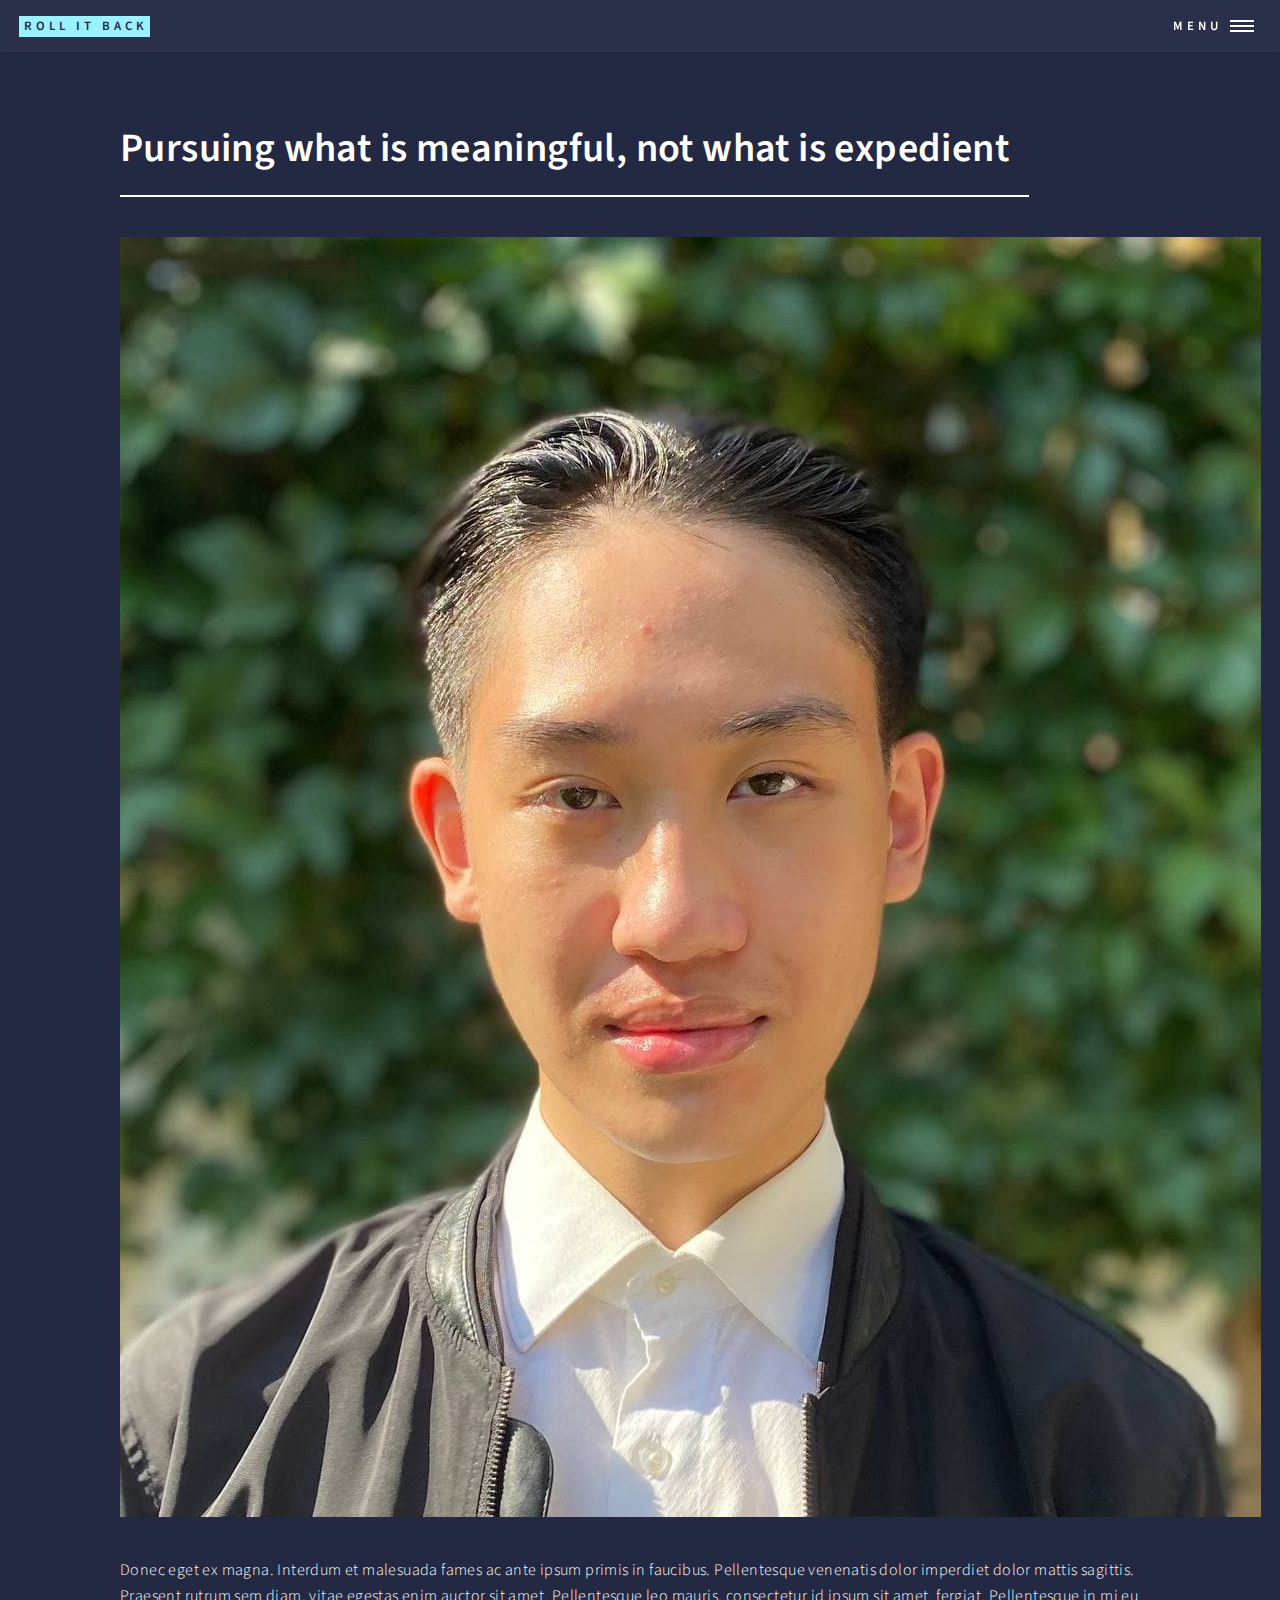
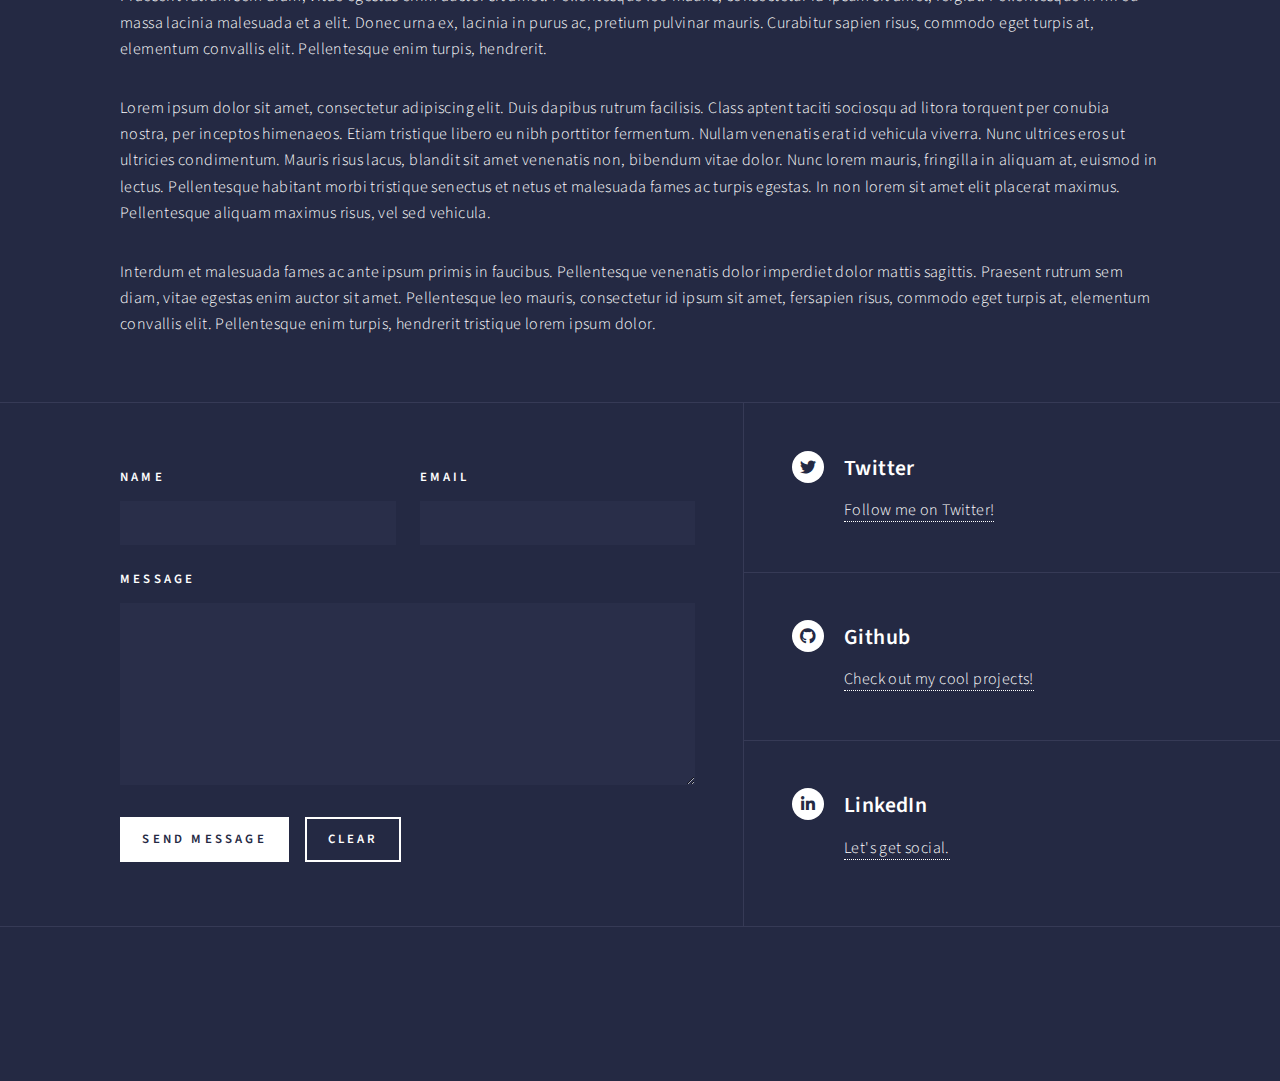
<file: futurepr.html>
<!DOCTYPE HTML>
<html>
	<head>
		<title>Nam Mai</title>
		<meta charset="utf-8" />
		<meta name="viewport" content="width=device-width, initial-scale=1, user-scalable=no" />
		<link rel="stylesheet" href="assets/css/main.css" />
		<noscript><link rel="stylesheet" href="assets/css/noscript.css" /></noscript>
	</head>
	<body class="is-preload">

		<!-- Wrapper -->
			<div id="wrapper">

				<!-- Header -->
					<header id="header">
						<a href="index.html" class="logo"><strong>ROLL IT BACK</strong></a>
						<nav>
							<a href="#menu">Menu</a>
						</nav>
					</header>

				<!-- Menu -->
					<nav id="menu">
						<ul class="links">
							<li><a href="index.html">Home</a></li>
							<li><a href="passion.html">Passion</a></li>
							<li><a href="skills.html">Skills</a></li>
							<li><a href="goals.html">Future goals</a></li>
						</ul>
						<!--<ul class="actions stacked">
							<li><a href="#" class="button primary fit">Get Started</a></li>
							<li><a href="#" class="button fit">Log In</a></li>
						</ul>-->
					</nav>

				<!-- Main -->
					<div id="main" class="alt">

						<!-- One -->
							<section id="one">
								<div class="inner">
									<header class="major">
										<h1>Pursuing what is meaningful, not what is expedient</h1>
									</header>
									<span class="image main"><img src="images/me.jpg"/></span>
									<p>Donec eget ex magna. Interdum et malesuada fames ac ante ipsum primis in faucibus. Pellentesque venenatis dolor imperdiet dolor mattis sagittis. Praesent rutrum sem diam, vitae egestas enim auctor sit amet. Pellentesque leo mauris, consectetur id ipsum sit amet, fergiat. Pellentesque in mi eu massa lacinia malesuada et a elit. Donec urna ex, lacinia in purus ac, pretium pulvinar mauris. Curabitur sapien risus, commodo eget turpis at, elementum convallis elit. Pellentesque enim turpis, hendrerit.</p>
									<p>Lorem ipsum dolor sit amet, consectetur adipiscing elit. Duis dapibus rutrum facilisis. Class aptent taciti sociosqu ad litora torquent per conubia nostra, per inceptos himenaeos. Etiam tristique libero eu nibh porttitor fermentum. Nullam venenatis erat id vehicula viverra. Nunc ultrices eros ut ultricies condimentum. Mauris risus lacus, blandit sit amet venenatis non, bibendum vitae dolor. Nunc lorem mauris, fringilla in aliquam at, euismod in lectus. Pellentesque habitant morbi tristique senectus et netus et malesuada fames ac turpis egestas. In non lorem sit amet elit placerat maximus. Pellentesque aliquam maximus risus, vel sed vehicula.</p>
									<p>Interdum et malesuada fames ac ante ipsum primis in faucibus. Pellentesque venenatis dolor imperdiet dolor mattis sagittis. Praesent rutrum sem diam, vitae egestas enim auctor sit amet. Pellentesque leo mauris, consectetur id ipsum sit amet, fersapien risus, commodo eget turpis at, elementum convallis elit. Pellentesque enim turpis, hendrerit tristique lorem ipsum dolor.</p>
								</div>
							</section>

					</div>

				<!-- Contact -->
					<section id="contact">
						<div class="inner">
							<section>
								<form method="post" action="#">
									<div class="fields">
										<div class="field half">
											<label for="name">Name</label>
											<input type="text" name="name" id="name" />
										</div>
										<div class="field half">
											<label for="email">Email</label>
											<input type="text" name="email" id="email" />
										</div>
										<div class="field">
											<label for="message">Message</label>
											<textarea name="message" id="message" rows="6"></textarea>
										</div>
									</div>
									<ul class="actions">
										<li><input type="submit" value="Send Message" class="primary" /></li>
										<li><input type="reset" value="Clear" /></li>
									</ul>
								</form>
							</section>
							<section class="split">
								<section>
									<div class="contact-method">
										<span class="icon brands alt fa-twitter"></span>
										<h3>Twitter</h3>
										<a href="https://twitter.com/fane_eternalll">Follow me on Twitter!</a>
									</div>
								</section>
								<section>
									<div class="contact-method">
										<span class="icon brands alt fa-github"></span>
										<h3>Github</h3>
										<a href="https://github.com/fane-eternal" target="_blank"><span>Check out my cool projects!</span></a>
									</div>
								</section>
								<section>
									<div class="contact-method">
										<span class="icon brands alt fa-linkedin-in"></span>
										<h3>LinkedIn</h3>
										<a href="https://www.linkedin.com/in/suan-tkhan-nam-mai-7b82211a3/" target="_blank"><span>Let's get social.</span></a>
									</div>
								</section>
							</section>
						</div>
					</section>

				<!-- Footer -->
					<footer id="footer">
						<div class="inner">
							<ul class="icons">
								<li><a href="#" class="icon brands "><span class="label"></span></a></li>
								<li><a href="#" class="icon brands "><span class="label"></span></a></li>
							</ul>
						</div>
					</footer>

			</div>

		<!-- Scripts -->
			<script src="assets/js/jquery.min.js"></script>
			<script src="assets/js/jquery.scrolly.min.js"></script>
			<script src="assets/js/jquery.scrollex.min.js"></script>
			<script src="assets/js/browser.min.js"></script>
			<script src="assets/js/breakpoints.min.js"></script>
			<script src="assets/js/util.js"></script>
			<script src="assets/js/main.js"></script>

	</body>
</html>
</file>
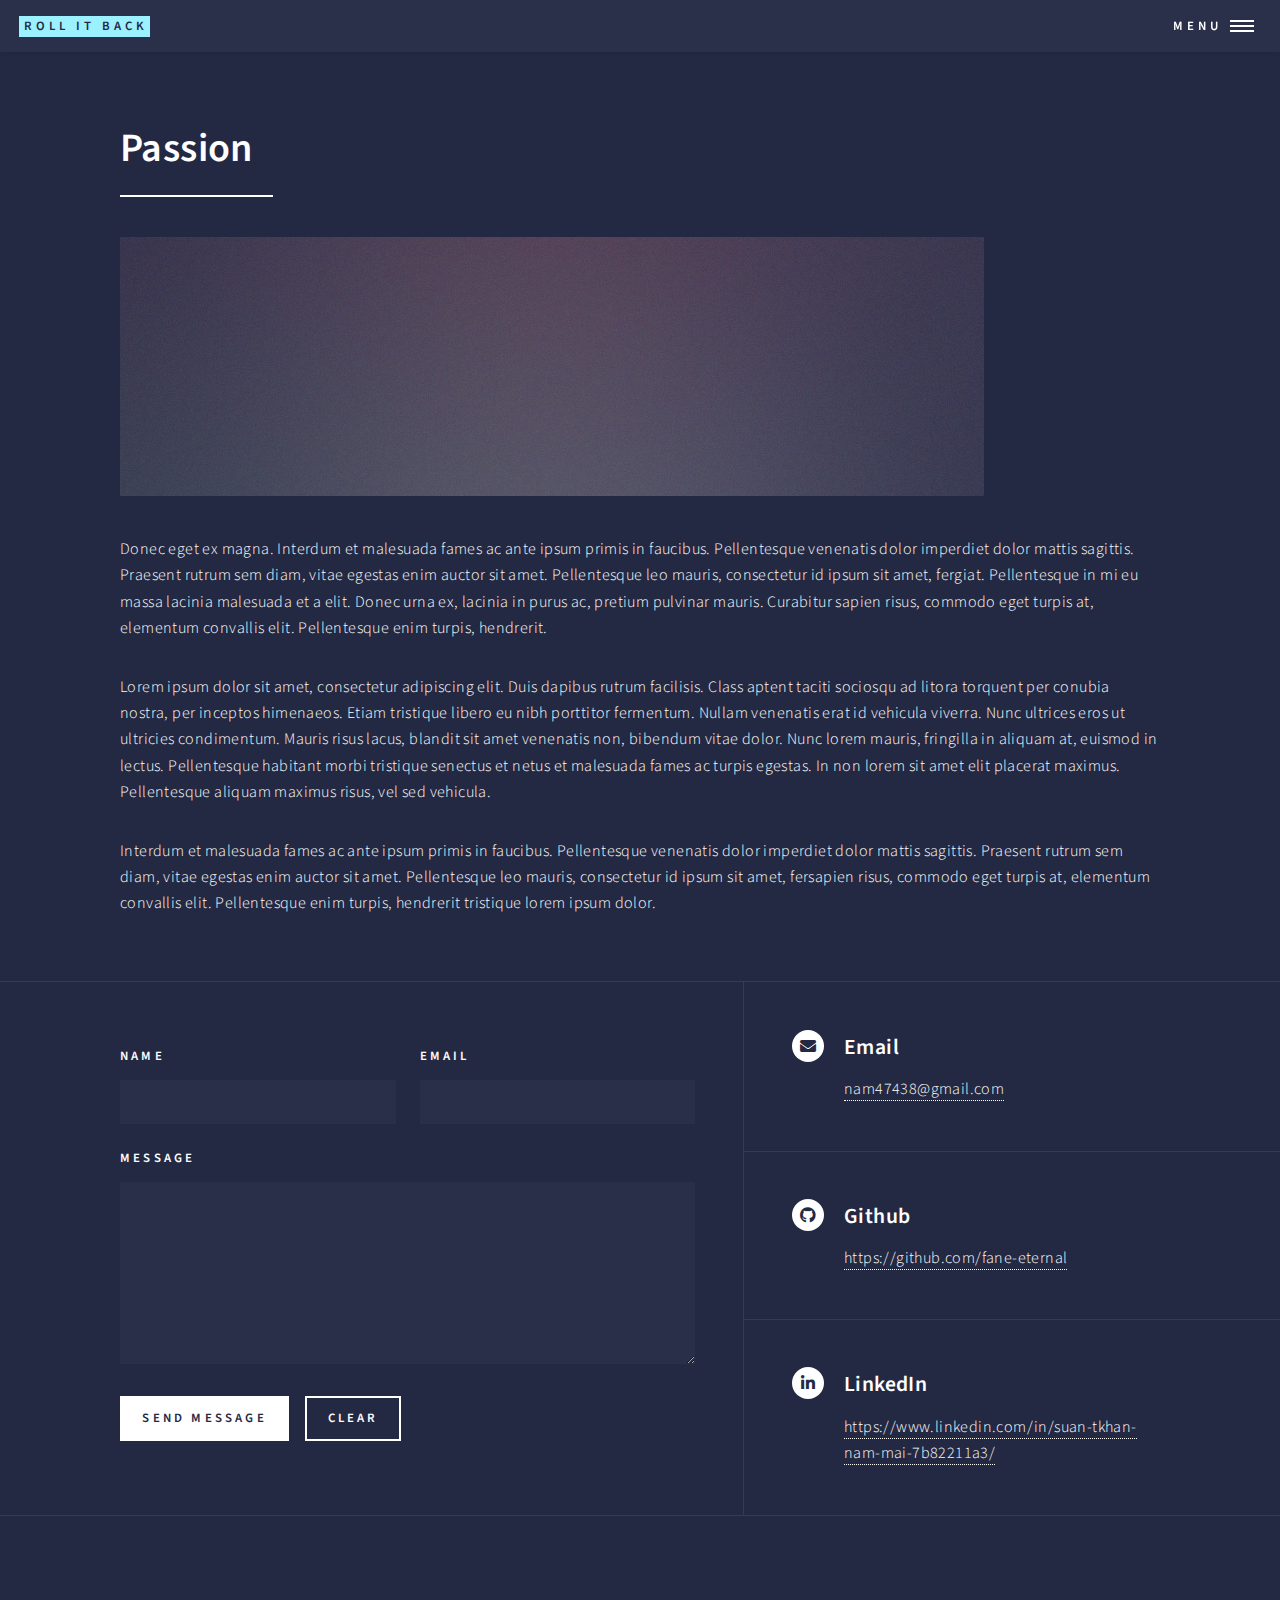
<file: generic.html>
<!DOCTYPE HTML>
<html>
	<head>
		<title>Suan Tkhan Nam Mai's website</title>
		<meta charset="utf-8" />
		<meta name="viewport" content="width=device-width, initial-scale=1, user-scalable=no" />
		<link rel="stylesheet" href="assets/css/main.css" />
		<noscript><link rel="stylesheet" href="assets/css/noscript.css" /></noscript>
	</head>
	<body class="is-preload">

		<!-- Wrapper -->
			<div id="wrapper">

				<!-- Header -->
					<header id="header">
						<a href="index.html" class="logo"><strong>ROLL IT BACK</strong></a>
						<nav>
							<a href="#menu">Menu</a>
						</nav>
					</header>

				<!-- Menu -->
					<nav id="menu">
						<ul class="links">
							<li><a href="index.html">Home</a></li>
							<li><a href="generic.html">Passion</a></li>
							<li><a href="landing.html">Skills</a></li>
							<li><a href="goals.html">Future goals</a></li>
						</ul>s
						<!--<ul class="actions stacked">
							<li><a href="#" class="button primary fit">Get Started</a></li>
							<li><a href="#" class="button fit">Log In</a></li>
						</ul>-->
					</nav>

				<!-- Main -->
					<div id="main" class="alt">

						<!-- One -->
							<section id="one">
								<div class="inner">
									<header class="major">
										<h1>Passion</h1>
									</header>
									<span class="image main"><img src="images/pic11.jpg" alt="" /></span>
									<p>Donec eget ex magna. Interdum et malesuada fames ac ante ipsum primis in faucibus. Pellentesque venenatis dolor imperdiet dolor mattis sagittis. Praesent rutrum sem diam, vitae egestas enim auctor sit amet. Pellentesque leo mauris, consectetur id ipsum sit amet, fergiat. Pellentesque in mi eu massa lacinia malesuada et a elit. Donec urna ex, lacinia in purus ac, pretium pulvinar mauris. Curabitur sapien risus, commodo eget turpis at, elementum convallis elit. Pellentesque enim turpis, hendrerit.</p>
									<p>Lorem ipsum dolor sit amet, consectetur adipiscing elit. Duis dapibus rutrum facilisis. Class aptent taciti sociosqu ad litora torquent per conubia nostra, per inceptos himenaeos. Etiam tristique libero eu nibh porttitor fermentum. Nullam venenatis erat id vehicula viverra. Nunc ultrices eros ut ultricies condimentum. Mauris risus lacus, blandit sit amet venenatis non, bibendum vitae dolor. Nunc lorem mauris, fringilla in aliquam at, euismod in lectus. Pellentesque habitant morbi tristique senectus et netus et malesuada fames ac turpis egestas. In non lorem sit amet elit placerat maximus. Pellentesque aliquam maximus risus, vel sed vehicula.</p>
									<p>Interdum et malesuada fames ac ante ipsum primis in faucibus. Pellentesque venenatis dolor imperdiet dolor mattis sagittis. Praesent rutrum sem diam, vitae egestas enim auctor sit amet. Pellentesque leo mauris, consectetur id ipsum sit amet, fersapien risus, commodo eget turpis at, elementum convallis elit. Pellentesque enim turpis, hendrerit tristique lorem ipsum dolor.</p>
								</div>
							</section>

					</div>

				<!-- Contact -->
					<section id="contact">
						<div class="inner">
							<section>
								<form method="post" action="#">
									<div class="fields">
										<div class="field half">
											<label for="name">Name</label>
											<input type="text" name="name" id="name" />
										</div>
										<div class="field half">
											<label for="email">Email</label>
											<input type="text" name="email" id="email" />
										</div>
										<div class="field">
											<label for="message">Message</label>
											<textarea name="message" id="message" rows="6"></textarea>
										</div>
									</div>
									<ul class="actions">
										<li><input type="submit" value="Send Message" class="primary" /></li>
										<li><input type="reset" value="Clear" /></li>
									</ul>
								</form>
							</section>
							<section class="split">
								<section>
									<div class="contact-method">
										<span class="icon solid alt fa-envelope"></span>
										<h3>Email</h3>
										<a href="#">nam47438@gmail.com</a>
									</div>
								</section>
								<section>
									<div class="contact-method">
										<span class="icon brands alt fa-github"></span>
										<h3>Github</h3>
										<a href="https://github.com/fane-eternal" target="_blank"><span>https://github.com/fane-eternal</span></a>
									</div>
								</section>
								<section>
									<div class="contact-method">
										<span class="icon brands alt fa-linkedin-in"></span>
										<h3>LinkedIn</h3>
										<a href="https://www.linkedin.com/in/suan-tkhan-nam-mai-7b82211a3/" target="_blank"><span>https://www.linkedin.com/in/suan-tkhan-nam-mai-7b82211a3/</span></a>
									</div>
								</section>
							</section>
						</div>
					</section>

				<!-- Footer -->
					<footer id="footer">
						<div class="inner">
							<ul class="icons">
								<li><a href="#" class="icon brands "><span class="label"></span></a></li>
								<li><a href="#" class="icon brands "><span class="label"></span></a></li>
							</ul>
						</div>
					</footer>

			</div>

		<!-- Scripts -->
			<script src="assets/js/jquery.min.js"></script>
			<script src="assets/js/jquery.scrolly.min.js"></script>
			<script src="assets/js/jquery.scrollex.min.js"></script>
			<script src="assets/js/browser.min.js"></script>
			<script src="assets/js/breakpoints.min.js"></script>
			<script src="assets/js/util.js"></script>
			<script src="assets/js/main.js"></script>

	</body>
</html>
</file>
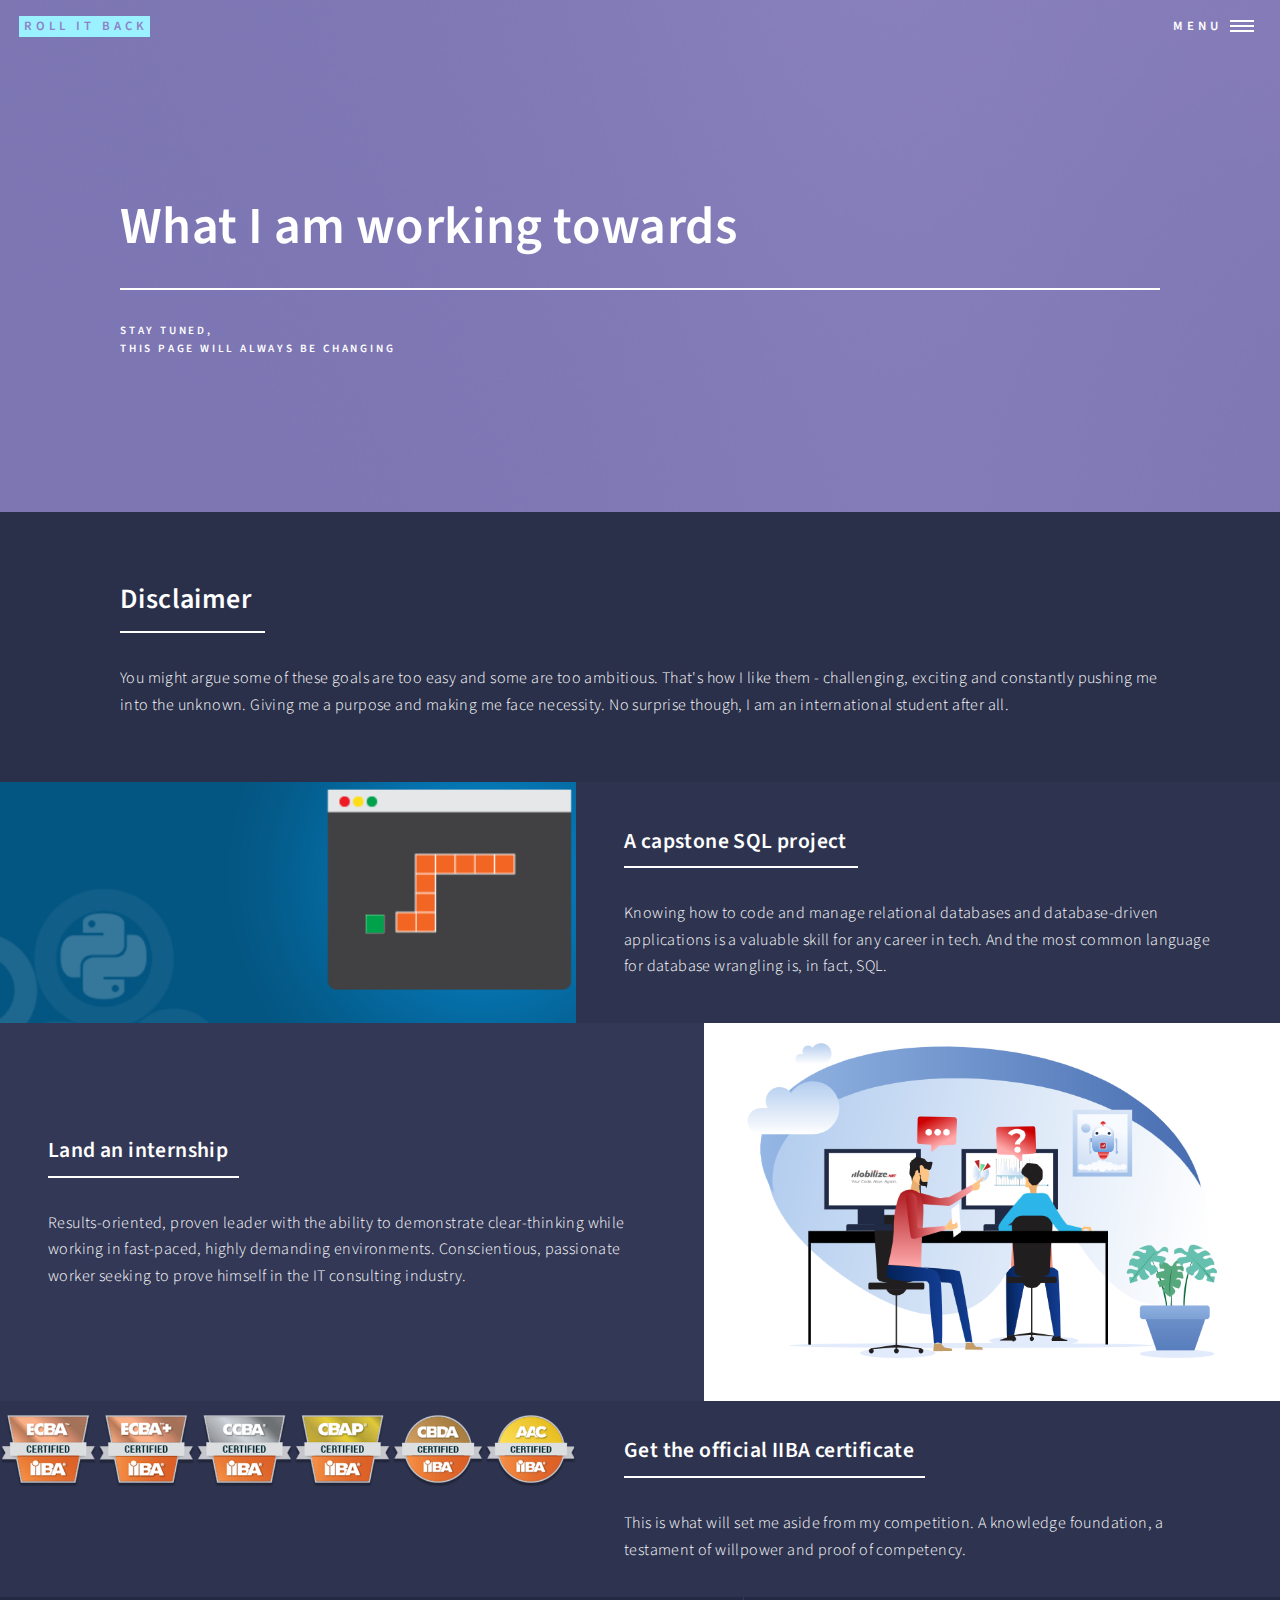
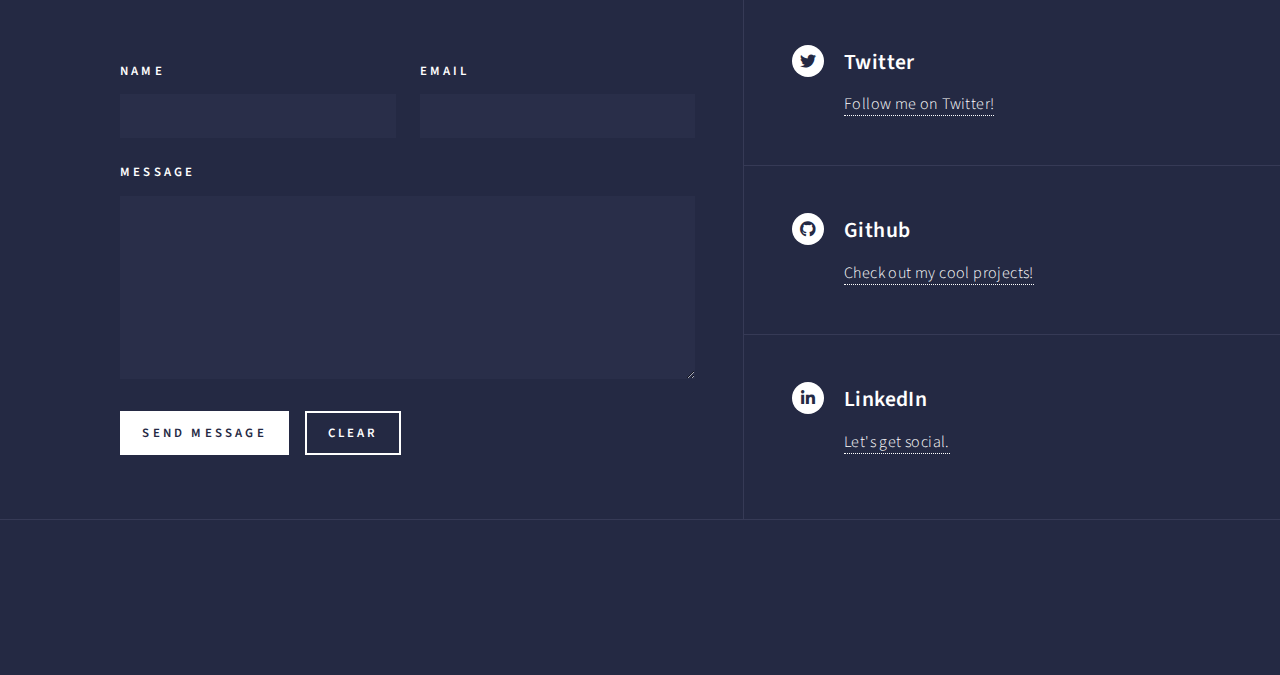
<file: goals.html>
<!DOCTYPE HTML>
<html>
	<head>
		<title>Nam - Portfolio</title>
		<meta charset="utf-8" />
		<meta name="viewport" content="width=device-width, initial-scale=1, user-scalable=no" />
		<link rel="stylesheet" href="assets/css/main.css" />
		<noscript><link rel="stylesheet" href="assets/css/noscript.css" /></noscript>
	</head>
	<body class="is-preload">

		<!-- Wrapper -->
			<div id="wrapper">

				<!-- Header -->
				<!-- Note: The "styleN" class below should match that of the banner element. -->
					<header id="header" class="alt style2">
						<a href="index.html" class="logo"><strong>ROLL IT BACK</strong></a>
						<nav>
							<a href="#menu">Menu</a>
						</nav>
					</header>

				<!-- Menu -->
					<nav id="menu">
						<ul class="links">
							<li><a href="index.html">Home</a></li>
							<li><a href="passion.html">Passion</a></li>
							<!--<li><a href="skills.html">Skills</a></li>-->
							<li><a href="goals.html">Future goals</a></li>
						</ul>
						<!--<ul class="actions stacked">
							<li><a href="#" class="button primary fit">Get Started</a></li>
							<li><a href="#" class="button fit">Log In</a></li>
						</ul>-->
					</nav>

				<!-- Banner -->
				<!-- Note: The "styleN" class below should match that of the header element. -->
					<section id="banner" class="style2">
						<div class="inner">
							<span class="image">
								<img src="images/pic07.jpg" alt="" />
							</span>
							<header class="major">
								<h1>What I am working towards</h1>
							</header>
							<div class="content">
								<p>Stay tuned,<br />
								this page will always be changing</p>
							</div>
						</div>
					</section>

				<!-- Main -->
					<div id="main">

						<!-- One -->
							<section id="one">
								<div class="inner">
									<header class="major">
										<h2>Disclaimer</h2>
									</header>
									<p>You might argue some of these goals are too easy and some are too ambitious. That's how I like them - challenging, exciting and constantly pushing me into the unknown. Giving me a purpose and making me face necessity. No surprise though, I am an international student after all.</p>
								</div>
							</section>

						<!-- Two -->
							<section id="two" class="spotlights">
								<section id="futurepr">
									<a href="#one" class="image scrolly">
										<img src="images/python.png" alt="" data-position="center center" />
									</a>
									<div class="content">
										<div class="inner">
											<header class="major">
												<h3>A capstone SQL project</h3>
											</header>
											<p>Knowing how to code and manage relational databases and database-driven applications is a valuable skill for any career in tech. And the most common language for database wrangling is, in fact, SQL.</p>
											<!--<ul class="actions">
												<li><a href="generic.html" class="button">Learn more</a></li>
											</ul>-->
										</div>
									</div>
								</section>
								<section>
									<a href="#one" class="image scrolly">
										<img src="images/intern.png" alt="" data-position="top center" />
									</a>
									<div class="content">
										<div class="inner">
											<header class="major">
												<h3>Land an internship</h3>
											</header>
											<p>Results-oriented, proven leader with the ability to demonstrate clear-thinking while working in fast-paced, highly demanding environments. Conscientious, passionate worker seeking to prove himself in the IT consulting industry.</p>
											<!--<ul class="actions">
												<li><a href="generic.html" class="button">Learn more</a></li>
											</ul>-->
										</div>
									</div>
								</section>
								<section>
									<a href="generic.html" class="image">
										<img src="images/iiba.png" alt="" data-position="25% 25%" />
									</a>
									<div class="content">
										<div class="inner">
											<header class="major">
												<h3>Get the official IIBA certificate</h3>
											</header>
											<p>This is what will set me aside from my competition. A knowledge foundation, a testament of willpower and proof of competency.</p>
											<!--<ul class="actions">
												<li><a href="generic.html" class="button">Learn more</a></li>
											</ul>-->
										</div>
									</div>
								</section>
							</section>

						<!-- Three 
							<<section id="three">
								<div class="inner">
									<header class="major">
										<h2>Massa libero</h2>
									</header>
									<p>Nullam et orci eu lorem consequat tincidunt vivamus et sagittis libero. Mauris aliquet magna magna sed nunc rhoncus pharetra. Pellentesque condimentum sem. In efficitur ligula tate urna. Maecenas laoreet massa vel lacinia pellentesque lorem ipsum dolor. Nullam et orci eu lorem consequat tincidunt. Vivamus et sagittis libero. Mauris aliquet magna magna sed nunc rhoncus amet pharetra et feugiat tempus.</p>
									<ul class="actions">
										<li><a href="generic.html" class="button next">Get Started</a></li>
									</ul>
								</div>
							</section> -->

					</div>

				<!-- Contact -->
					<section id="contact">
						<div class="inner">
							<section>
								<form method="post" action="#">
									<div class="fields">
										<div class="field half">
											<label for="name">Name</label>
											<input type="text" name="name" id="name" />
										</div>
										<div class="field half">
											<label for="email">Email</label>
											<input type="text" name="email" id="email" />
										</div>
										<div class="field">
											<label for="message">Message</label>
											<textarea name="message" id="message" rows="6"></textarea>
										</div>
									</div>
									<ul class="actions">
										<li><input type="submit" value="Send Message" class="primary" /></li>
										<li><input type="reset" value="Clear" /></li>
									</ul>
								</form>
							</section>
							<section class="split">
								<section>
									<div class="contact-method">
										<span class="icon brands alt fa-twitter"></span>
										<h3>Twitter</h3>
										<a href="https://twitter.com/fane_eternalll">Follow me on Twitter!</a>
									</div>
								</section>
								<section>
									<div class="contact-method">
										<span class="icon brands alt fa-github"></span>
										<h3>Github</h3>
										<a href="https://github.com/fane-eternal" target="_blank"><span>Check out my cool projects!</span></a>
									</div>
								</section>
								<section>
									<div class="contact-method">
										<span class="icon brands alt fa-linkedin-in"></span>
										<h3>LinkedIn</h3>
										<a href="https://www.linkedin.com/in/suan-tkhan-nam-mai-7b82211a3/" target="_blank"><span>Let's get social.</span></a>
									</div>
								</section>
							</section>
						</div>
					</section>

				<!-- Footer -->
					<footer id="footer">
						<div class="inner">
							<ul class="icons">
								<li><a href="#" class="icon brands "><span class="label"></span></a></li>
								<li><a href="#" class="icon brands "><span class="label"></span></a></li>
							</ul>
						</div>
					</footer>

			</div>

		<!-- Scripts -->
			<script src="assets/js/jquery.min.js"></script>
			<script src="assets/js/jquery.scrolly.min.js"></script>
			<script src="assets/js/jquery.scrollex.min.js"></script>
			<script src="assets/js/browser.min.js"></script>
			<script src="assets/js/breakpoints.min.js"></script>
			<script src="assets/js/util.js"></script>
			<script src="assets/js/main.js"></script>

	</body>
</html>
</file>
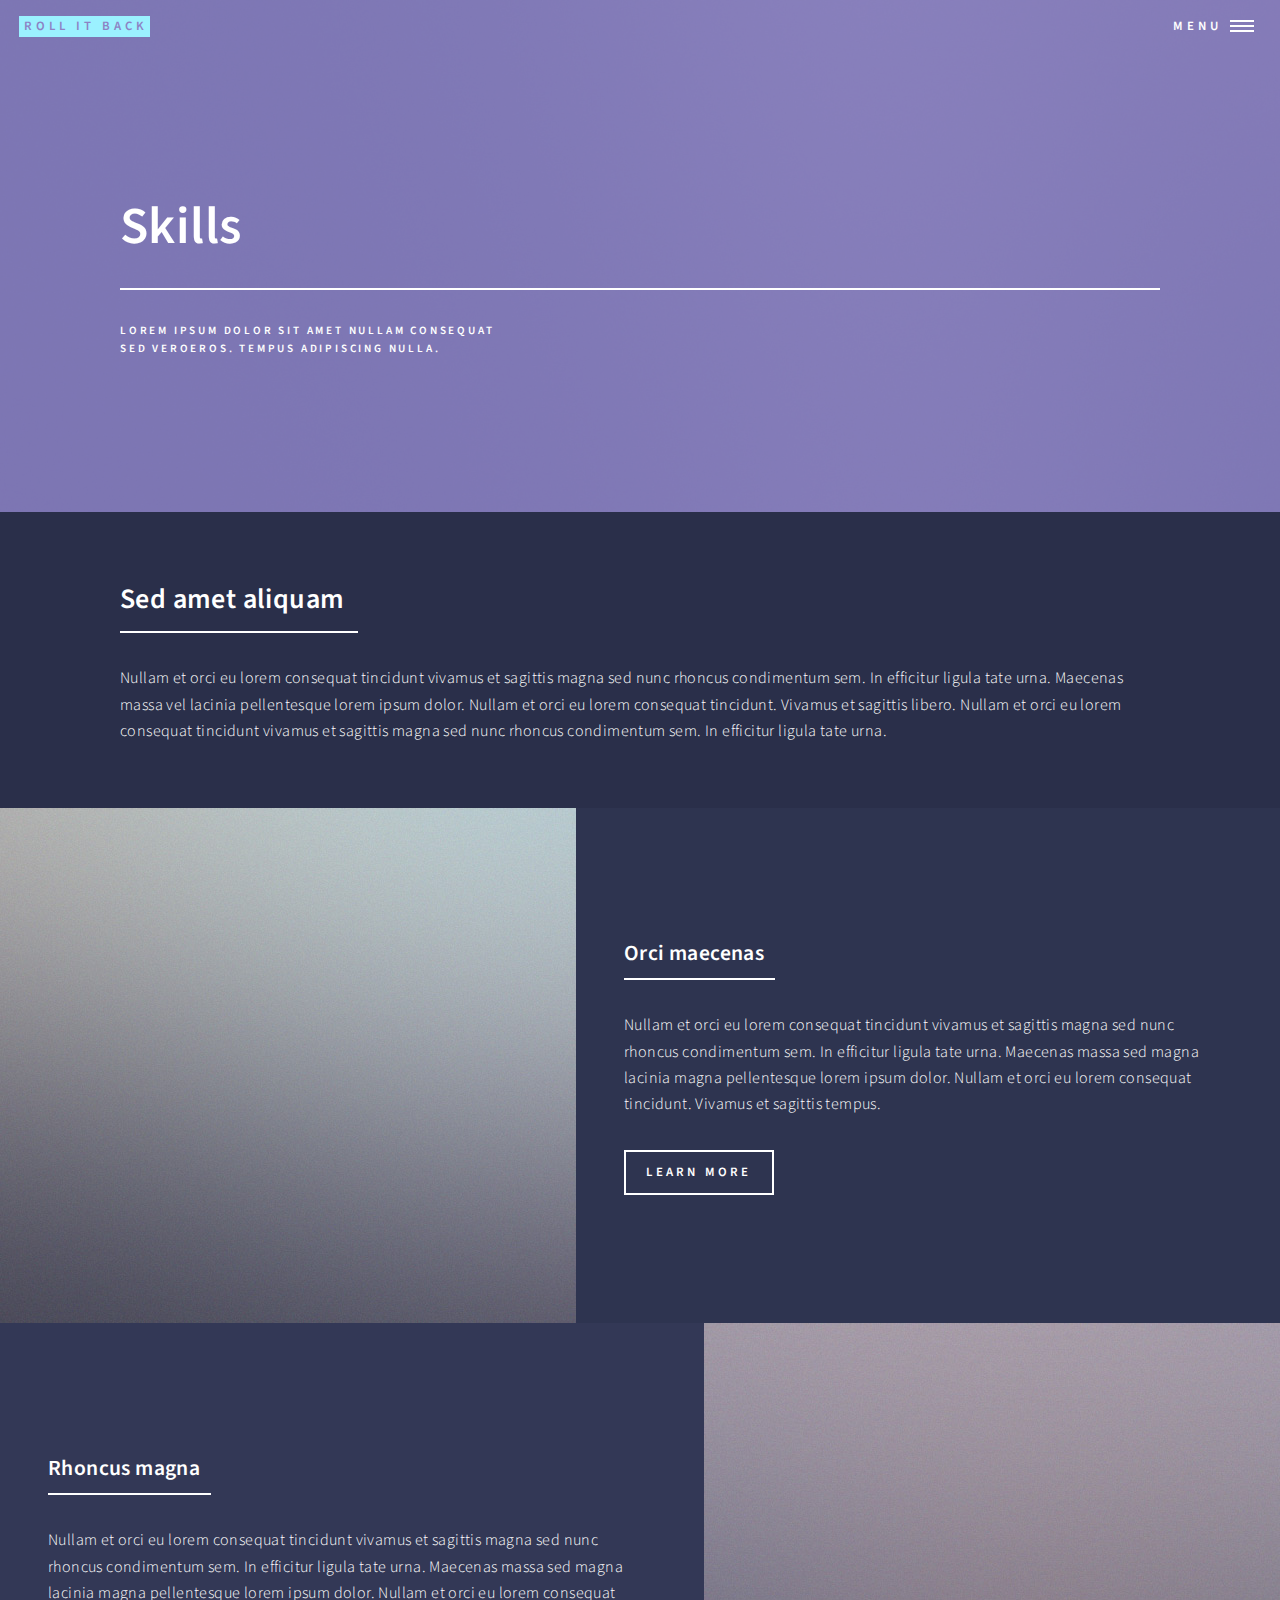
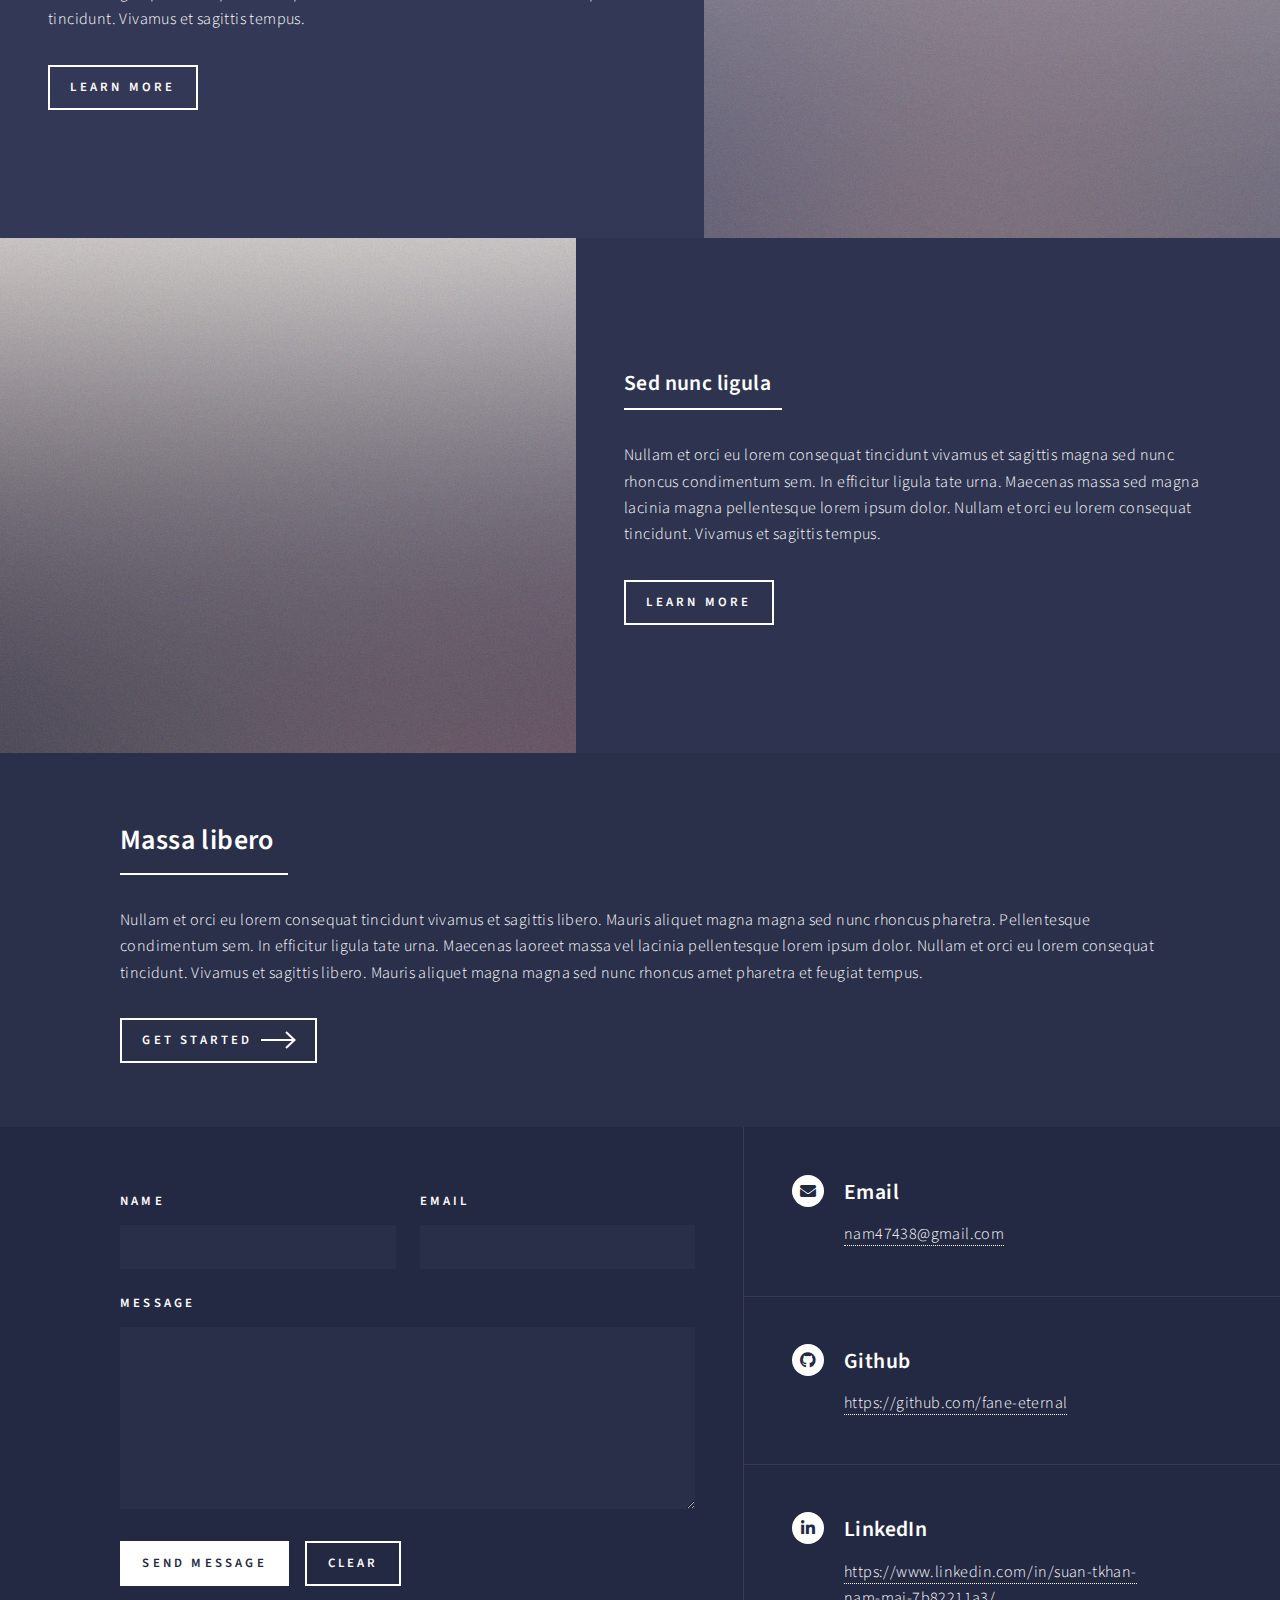
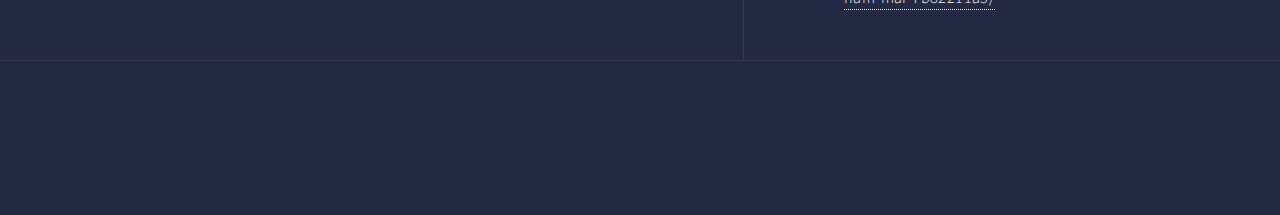
<file: landing.html>
<!DOCTYPE HTML>
<html>
	<head>
		<title>Suan Tkhan Nam Mai's website</title>
		<meta charset="utf-8" />
		<meta name="viewport" content="width=device-width, initial-scale=1, user-scalable=no" />
		<link rel="stylesheet" href="assets/css/main.css" />
		<noscript><link rel="stylesheet" href="assets/css/noscript.css" /></noscript>
	</head>
	<body class="is-preload">

		<!-- Wrapper -->
			<div id="wrapper">

				<!-- Header -->
				<!-- Note: The "styleN" class below should match that of the banner element. -->
					<header id="header" class="alt style2">
						<a href="index.html" class="logo"><strong>ROLL IT BACK</strong></a>
						<nav>
							<a href="#menu">Menu</a>
						</nav>
					</header>

				<!-- Menu -->
					<nav id="menu">
						<ul class="links">
							<li><a href="index.html">Home</a></li>
							<li><a href="generic.html">Passion</a></li>
							<li><a href="landing.html">Skills</a></li>
							<li><a href="goals.html">Future goals</a></li>
						</ul>
						<!--<ul class="actions stacked">
							<li><a href="#" class="button primary fit">Get Started</a></li>
							<li><a href="#" class="button fit">Log In</a></li>
						</ul>-->
					</nav>

				<!-- Banner -->
				<!-- Note: The "styleN" class below should match that of the header element. -->
					<section id="banner" class="style2">
						<div class="inner">
							<span class="image">
								<img src="images/pic07.jpg" alt="" />
							</span>
							<header class="major">
								<h1>Skills</h1>
							</header>
							<div class="content">
								<p>Lorem ipsum dolor sit amet nullam consequat<br />
								sed veroeros. tempus adipiscing nulla.</p>
							</div>
						</div>
					</section>

				<!-- Main -->
					<div id="main">

						<!-- One -->
							<section id="one">
								<div class="inner">
									<header class="major">
										<h2>Sed amet aliquam</h2>
									</header>
									<p>Nullam et orci eu lorem consequat tincidunt vivamus et sagittis magna sed nunc rhoncus condimentum sem. In efficitur ligula tate urna. Maecenas massa vel lacinia pellentesque lorem ipsum dolor. Nullam et orci eu lorem consequat tincidunt. Vivamus et sagittis libero. Nullam et orci eu lorem consequat tincidunt vivamus et sagittis magna sed nunc rhoncus condimentum sem. In efficitur ligula tate urna.</p>
								</div>
							</section>

						<!-- Two -->
							<section id="two" class="spotlights">
								<section>
									<a href="generic.html" class="image">
										<img src="images/pic08.jpg" alt="" data-position="center center" />
									</a>
									<div class="content">
										<div class="inner">
											<header class="major">
												<h3>Orci maecenas</h3>
											</header>
											<p>Nullam et orci eu lorem consequat tincidunt vivamus et sagittis magna sed nunc rhoncus condimentum sem. In efficitur ligula tate urna. Maecenas massa sed magna lacinia magna pellentesque lorem ipsum dolor. Nullam et orci eu lorem consequat tincidunt. Vivamus et sagittis tempus.</p>
											<ul class="actions">
												<li><a href="generic.html" class="button">Learn more</a></li>
											</ul>
										</div>
									</div>
								</section>
								<section>
									<a href="generic.html" class="image">
										<img src="images/pic09.jpg" alt="" data-position="top center" />
									</a>
									<div class="content">
										<div class="inner">
											<header class="major">
												<h3>Rhoncus magna</h3>
											</header>
											<p>Nullam et orci eu lorem consequat tincidunt vivamus et sagittis magna sed nunc rhoncus condimentum sem. In efficitur ligula tate urna. Maecenas massa sed magna lacinia magna pellentesque lorem ipsum dolor. Nullam et orci eu lorem consequat tincidunt. Vivamus et sagittis tempus.</p>
											<ul class="actions">
												<li><a href="generic.html" class="button">Learn more</a></li>
											</ul>
										</div>
									</div>
								</section>
								<section>
									<a href="generic.html" class="image">
										<img src="images/pic10.jpg" alt="" data-position="25% 25%" />
									</a>
									<div class="content">
										<div class="inner">
											<header class="major">
												<h3>Sed nunc ligula</h3>
											</header>
											<p>Nullam et orci eu lorem consequat tincidunt vivamus et sagittis magna sed nunc rhoncus condimentum sem. In efficitur ligula tate urna. Maecenas massa sed magna lacinia magna pellentesque lorem ipsum dolor. Nullam et orci eu lorem consequat tincidunt. Vivamus et sagittis tempus.</p>
											<ul class="actions">
												<li><a href="generic.html" class="button">Learn more</a></li>
											</ul>
										</div>
									</div>
								</section>
							</section>

						<!-- Three -->
							<section id="three">
								<div class="inner">
									<header class="major">
										<h2>Massa libero</h2>
									</header>
									<p>Nullam et orci eu lorem consequat tincidunt vivamus et sagittis libero. Mauris aliquet magna magna sed nunc rhoncus pharetra. Pellentesque condimentum sem. In efficitur ligula tate urna. Maecenas laoreet massa vel lacinia pellentesque lorem ipsum dolor. Nullam et orci eu lorem consequat tincidunt. Vivamus et sagittis libero. Mauris aliquet magna magna sed nunc rhoncus amet pharetra et feugiat tempus.</p>
									<ul class="actions">
										<li><a href="generic.html" class="button next">Get Started</a></li>
									</ul>
								</div>
							</section>

					</div>

				<!-- Contact -->
					<section id="contact">
						<div class="inner">
							<section>
								<form method="post" action="#">
									<div class="fields">
										<div class="field half">
											<label for="name">Name</label>
											<input type="text" name="name" id="name" />
										</div>
										<div class="field half">
											<label for="email">Email</label>
											<input type="text" name="email" id="email" />
										</div>
										<div class="field">
											<label for="message">Message</label>
											<textarea name="message" id="message" rows="6"></textarea>
										</div>
									</div>
									<ul class="actions">
										<li><input type="submit" value="Send Message" class="primary" /></li>
										<li><input type="reset" value="Clear" /></li>
									</ul>
								</form>
							</section>
							<section class="split">
								<section>
									<div class="contact-method">
										<span class="icon solid alt fa-envelope"></span>
										<h3>Email</h3>
										<a href="#">nam47438@gmail.com</a>
									</div>
								</section>
								<section>
									<div class="contact-method">
										<span class="icon brands alt fa-github"></span>
										<h3>Github</h3>
										<a href="https://github.com/fane-eternal" target="_blank"><span>https://github.com/fane-eternal</span></a>
									</div>
								</section>
								<section>
									<div class="contact-method">
										<span class="icon brands alt fa-linkedin-in"></span>
										<h3>LinkedIn</h3>
										<a href="https://www.linkedin.com/in/suan-tkhan-nam-mai-7b82211a3/" target="_blank"><span>https://www.linkedin.com/in/suan-tkhan-nam-mai-7b82211a3/</span></a>
									</div>
								</section>
							</section>
						</div>
					</section>

				<!-- Footer -->
					<footer id="footer">
						<div class="inner">
							<ul class="icons">
								<li><a href="#" class="icon brands "><span class="label"></span></a></li>
								<li><a href="#" class="icon brands "><span class="label"></span></a></li>
							</ul>
						</div>
					</footer>

			</div>

		<!-- Scripts -->
			<script src="assets/js/jquery.min.js"></script>
			<script src="assets/js/jquery.scrolly.min.js"></script>
			<script src="assets/js/jquery.scrollex.min.js"></script>
			<script src="assets/js/browser.min.js"></script>
			<script src="assets/js/breakpoints.min.js"></script>
			<script src="assets/js/util.js"></script>
			<script src="assets/js/main.js"></script>

	</body>
</html>
</file>
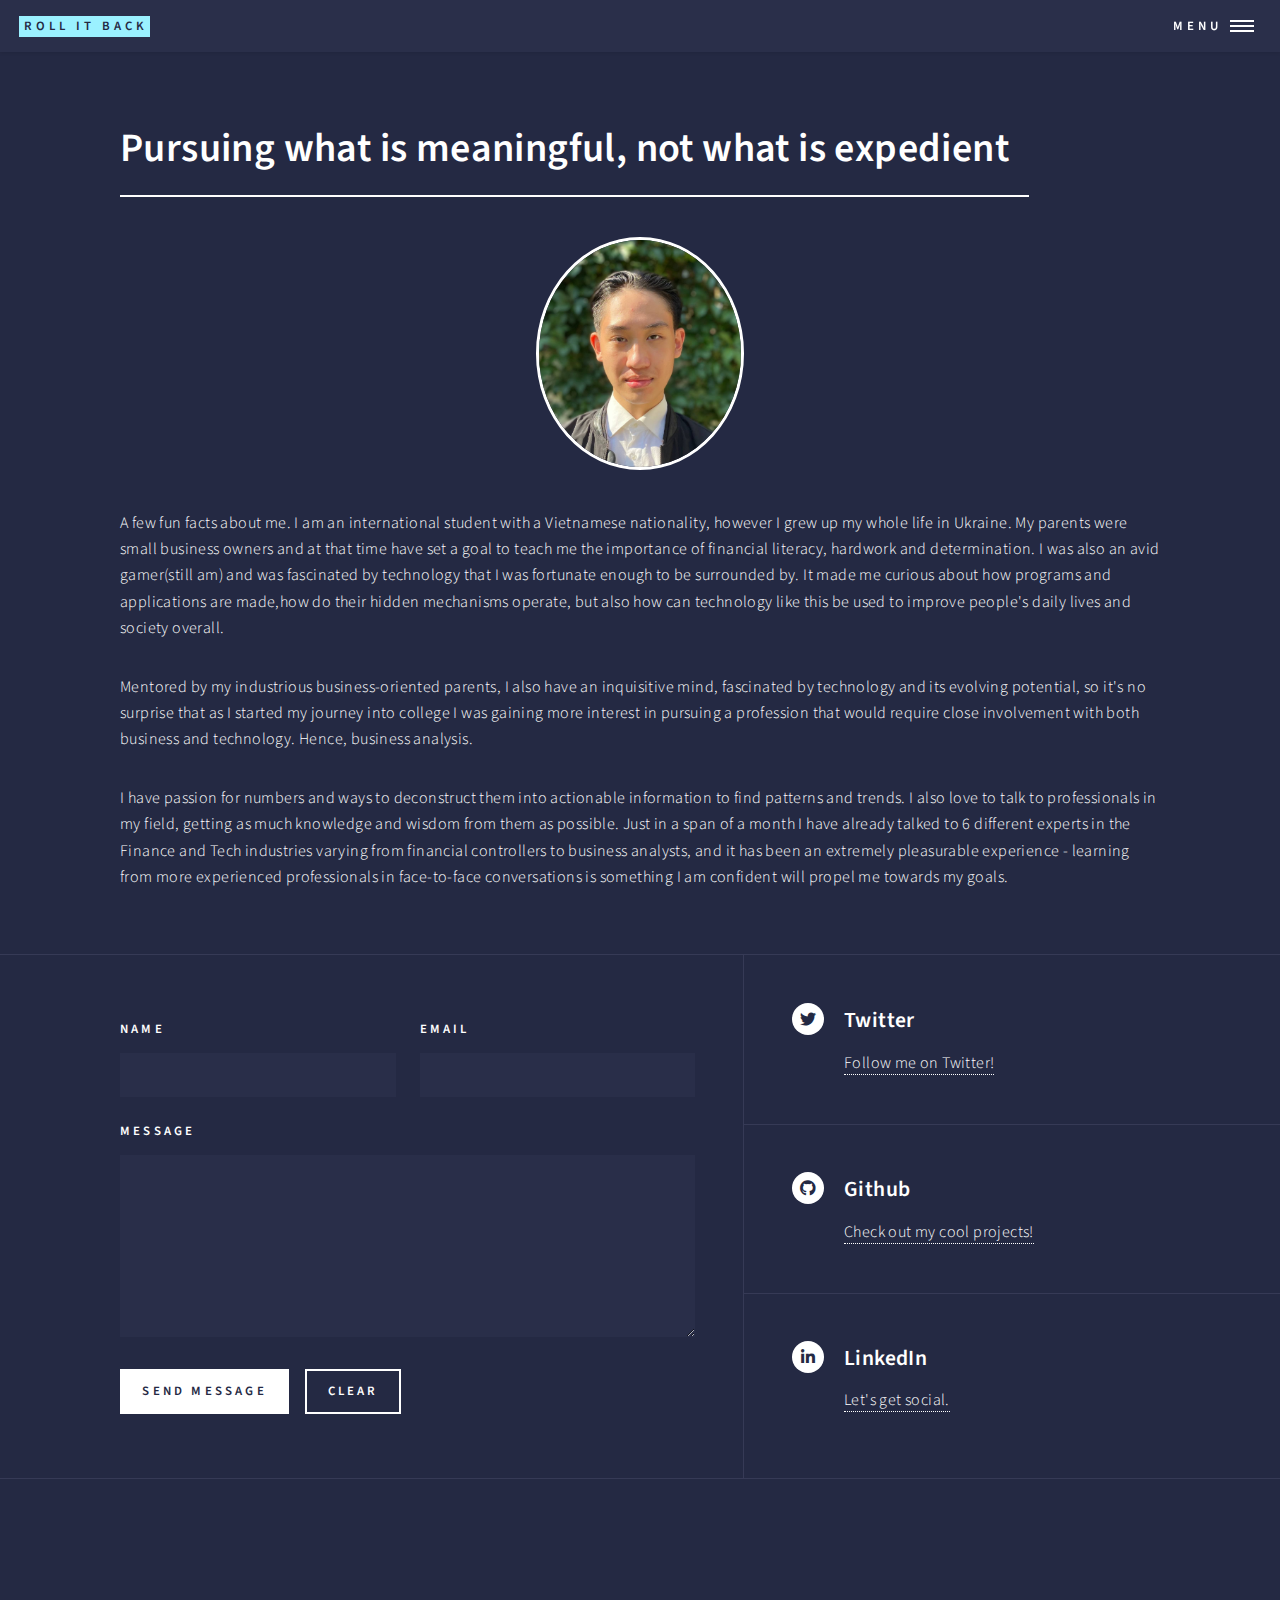
<file: passion.html>
<!DOCTYPE HTML>
<html>
	<head>
		<title>Nam - Portfolio</title>
		<meta charset="utf-8" />
		<meta name="viewport" content="width=device-width, initial-scale=1, user-scalable=no" />
		<link rel="stylesheet" href="assets/css/main.css" />
		<noscript><link rel="stylesheet" href="assets/css/noscript.css" /></noscript>
	</head>
	<body class="is-preload">

		<!-- Wrapper -->
			<div id="wrapper">

				<!-- Header -->
					<header id="header">
						<a href="index.html" class="logo"><strong>ROLL IT BACK</strong></a>
						<nav>
							<a href="#menu">Menu</a>
						</nav>
					</header>

				<!-- Menu -->
					<nav id="menu">
						<ul class="links">
							<li><a href="index.html">Home</a></li>
							<li><a href="passion.html">Passion</a></li>
							<!--<li><a href="skills.html">Skills</a></li>-->
							<li><a href="goals.html">Future goals</a></li>
						</ul>
						<!--<ul class="actions stacked">
							<li><a href="#" class="button primary fit">Get Started</a></li>
							<li><a href="#" class="button fit">Log In</a></li>
						</ul>-->
					</nav>

				<!-- Main -->
					<div id="main" class="alt">

						<!-- One -->
							<section id="one">
								<div class="inner">
									<header class="major">
										<h1>Pursuing what is meaningful, not what is expedient</h1>
									</header>
									<span class="image main" id="me"><img src="images/me.jpg"/></span>
									<p>A few fun facts about me. I am an international student with a Vietnamese nationality, however I grew up my whole life in Ukraine. My parents were small business owners and at that time have set a goal to teach me the importance of financial literacy, hardwork and determination. I was also an avid gamer(still am) and was fascinated by technology that I was fortunate enough to be surrounded by. It made me curious about how programs and applications are made,how do their hidden mechanisms operate, but also how can technology like this be used to improve people's daily lives and society overall.</p>
									<p>Mentored by my industrious business-oriented parents, I also have an inquisitive mind, fascinated by technology and its evolving potential, so it's no surprise that as I started my journey into college I was gaining more interest in pursuing a profession that would require close involvement with both business and technology. Hence, business analysis.</p>
									<p>I have passion for numbers and ways to deconstruct them into actionable information to find patterns and trends. I also love to talk to professionals in my field, getting as much knowledge and wisdom from them as possible. Just in a span of a month I have already talked to 6 different experts in the Finance and Tech industries varying from financial controllers to business analysts, and it has been an extremely pleasurable experience - learning from more experienced professionals in face-to-face conversations is something I am confident will propel me towards my goals. </p>
								</div>
							</section>

					</div>

				<!-- Contact -->
					<section id="contact">
						<div class="inner">
							<section>
								<form method="post" action="#">
									<div class="fields">
										<div class="field half">
											<label for="name">Name</label>
											<input type="text" name="name" id="name" />
										</div>
										<div class="field half">
											<label for="email">Email</label>
											<input type="text" name="email" id="email" />
										</div>
										<div class="field">
											<label for="message">Message</label>
											<textarea name="message" id="message" rows="6"></textarea>
										</div>
									</div>
									<ul class="actions">
										<li><input type="submit" value="Send Message" class="primary" /></li>
										<li><input type="reset" value="Clear" /></li>
									</ul>
								</form>
							</section>
							<section class="split">
								<section>
									<div class="contact-method">
										<span class="icon brands alt fa-twitter"></span>
										<h3>Twitter</h3>
										<a href="https://twitter.com/fane_eternalll">Follow me on Twitter!</a>
									</div>
								</section>
								<section>
									<div class="contact-method">
										<span class="icon brands alt fa-github"></span>
										<h3>Github</h3>
										<a href="https://github.com/fane-eternal" target="_blank"><span>Check out my cool projects!</span></a>
									</div>
								</section>
								<section>
									<div class="contact-method">
										<span class="icon brands alt fa-linkedin-in"></span>
										<h3>LinkedIn</h3>
										<a href="https://www.linkedin.com/in/suan-tkhan-nam-mai-7b82211a3/" target="_blank"><span>Let's get social.</span></a>
									</div>
								</section>
							</section>
						</div>
					</section>

				<!-- Footer -->
					<footer id="footer">
						<div class="inner">
							<ul class="icons">
								<li><a href="#" class="icon brands "><span class="label"></span></a></li>
								<li><a href="#" class="icon brands "><span class="label"></span></a></li>
							</ul>
						</div>
					</footer>

			</div>

		<!-- Scripts -->
			<script src="assets/js/jquery.min.js"></script>
			<script src="assets/js/jquery.scrolly.min.js"></script>
			<script src="assets/js/jquery.scrollex.min.js"></script>
			<script src="assets/js/browser.min.js"></script>
			<script src="assets/js/breakpoints.min.js"></script>
			<script src="assets/js/util.js"></script>
			<script src="assets/js/main.js"></script>

	</body>
</html>
</file>
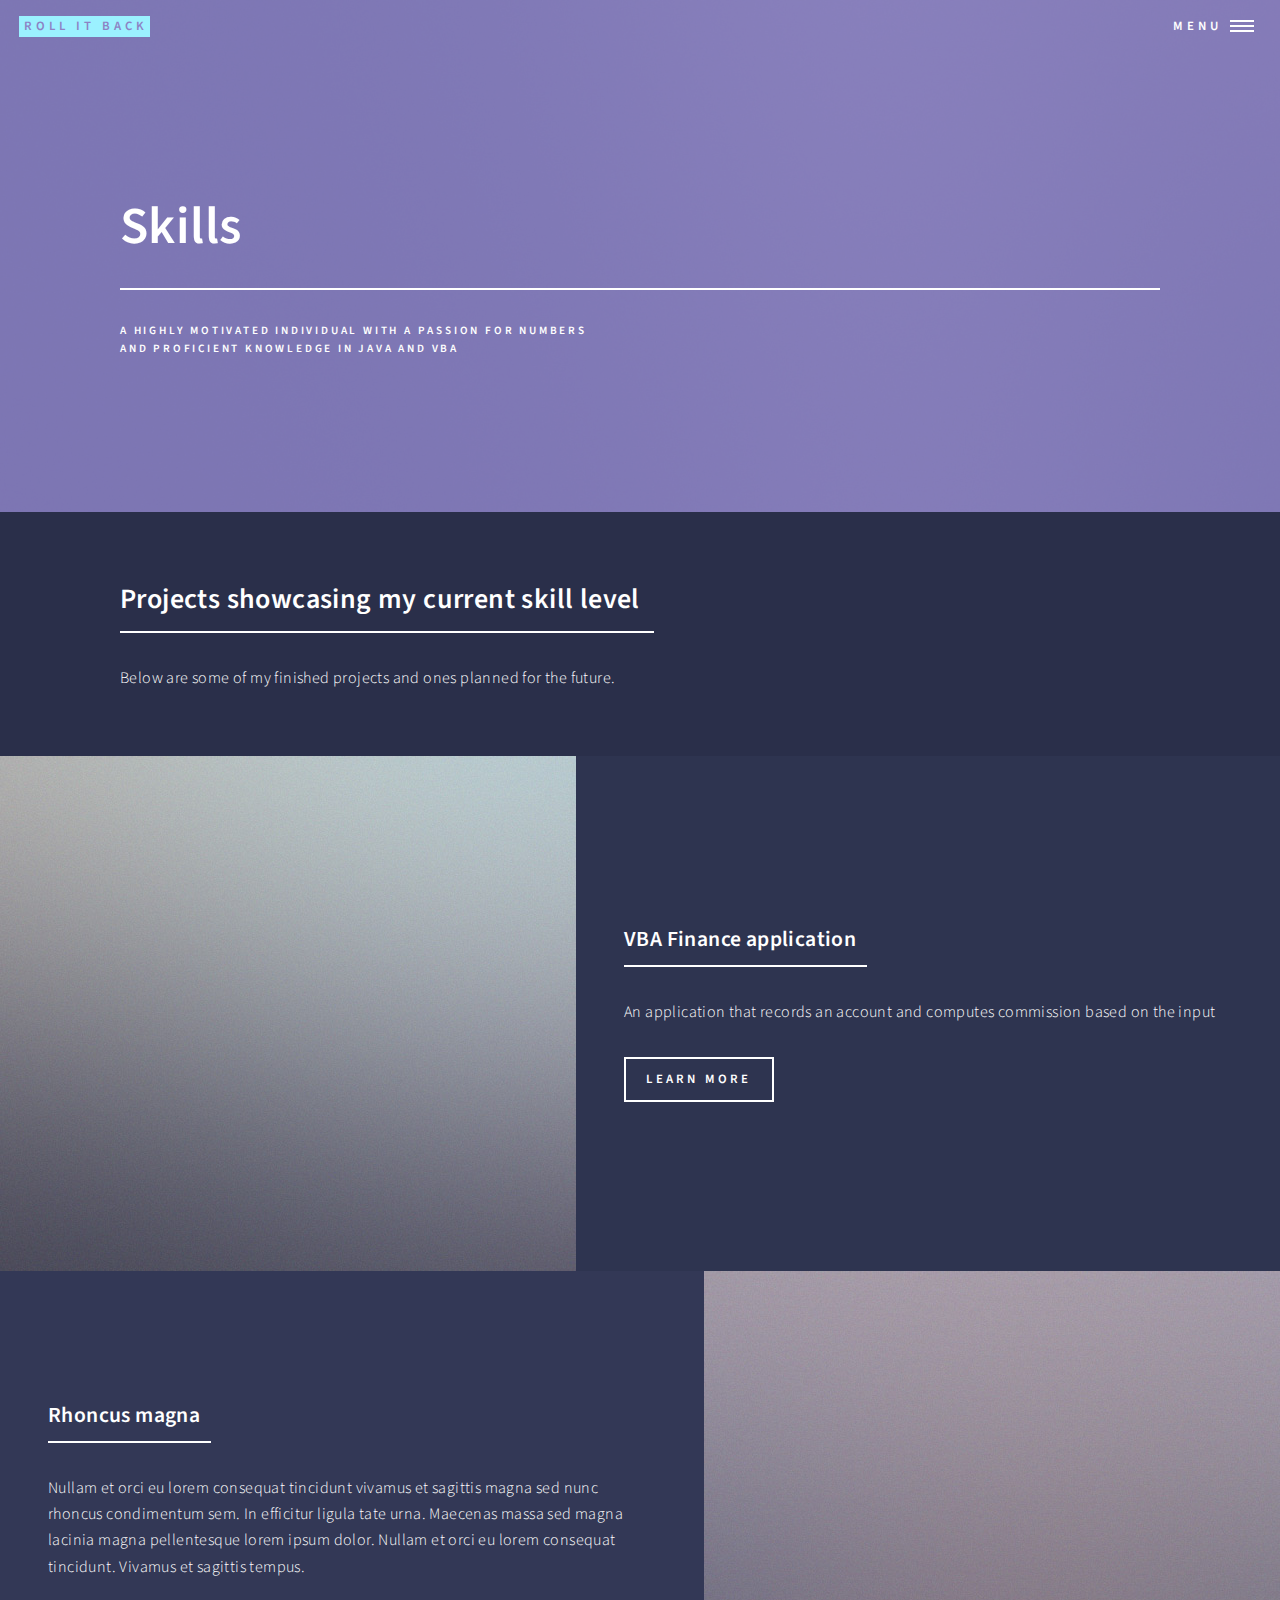
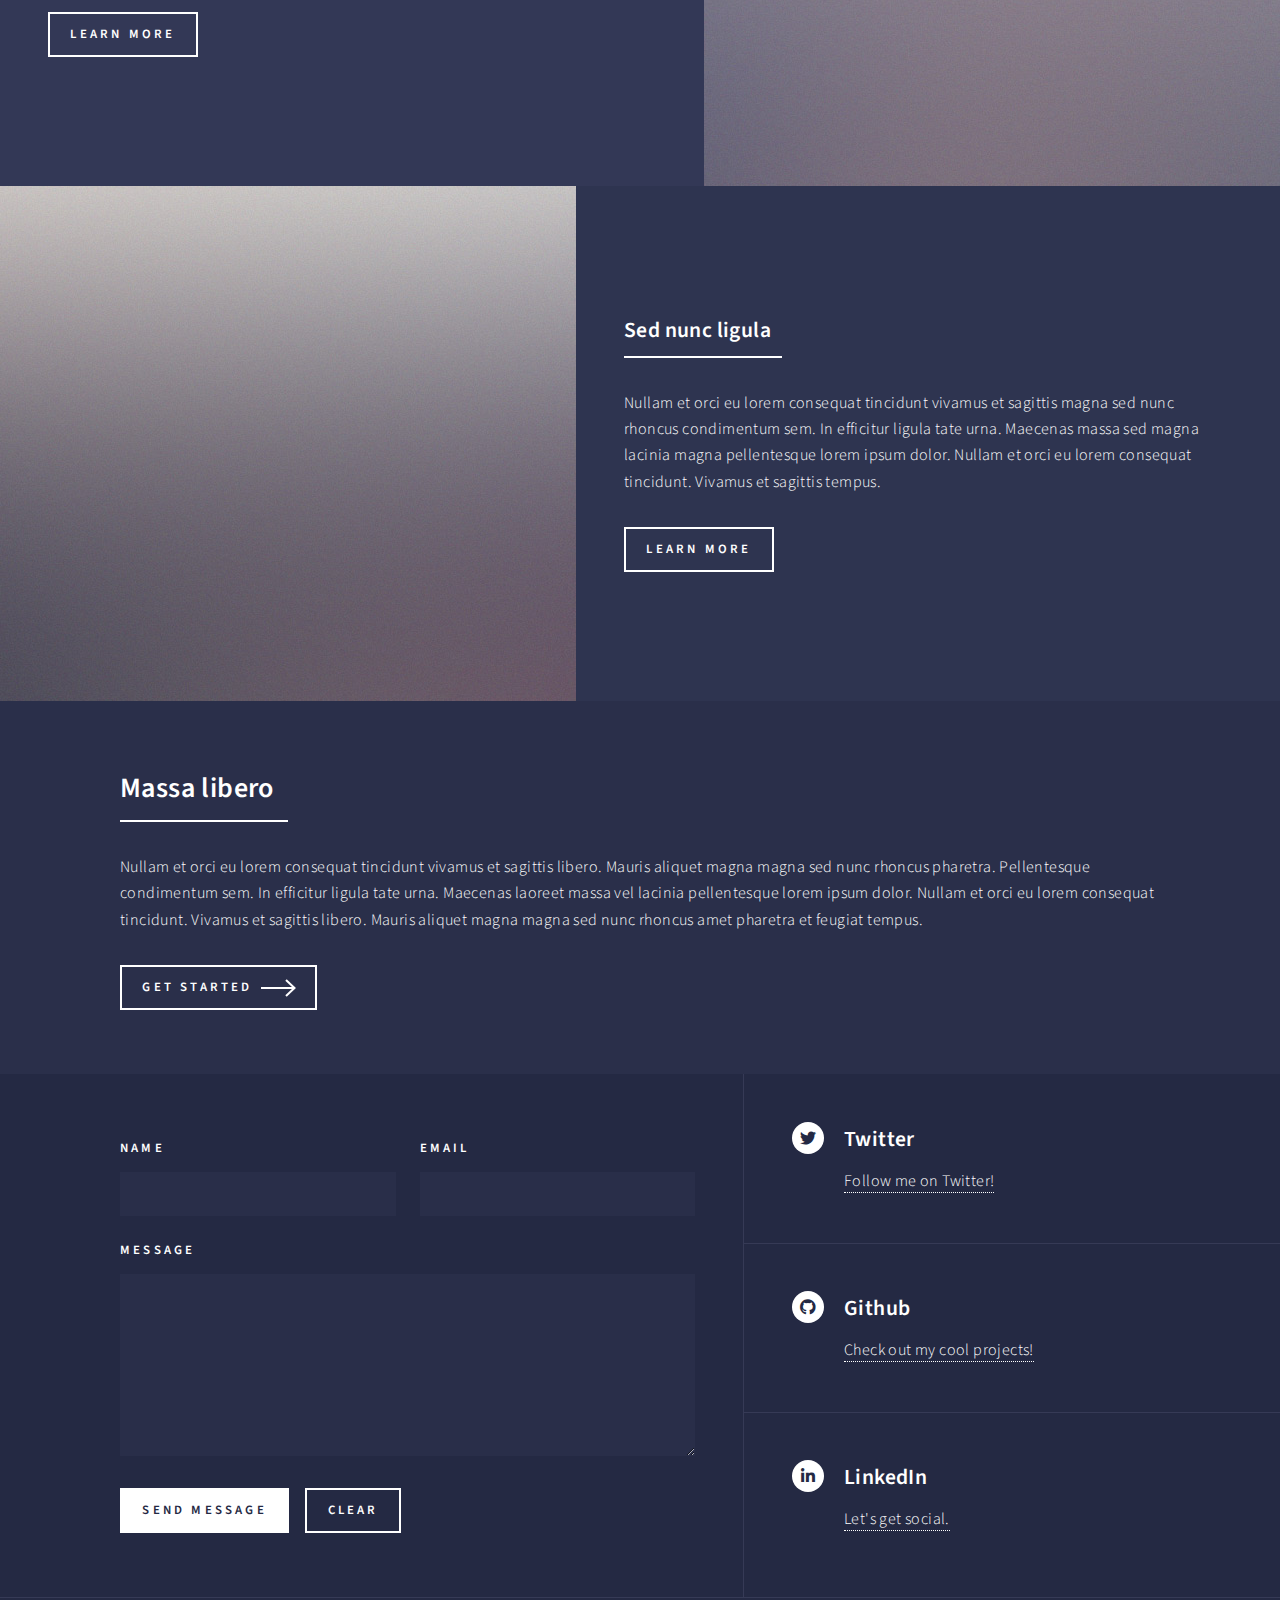
<file: skills.html>
<!DOCTYPE HTML>
<html>
	<head>
		<title>Nam - Portfolio</title>
		<meta charset="utf-8" />
		<meta name="viewport" content="width=device-width, initial-scale=1, user-scalable=no" />
		<link rel="stylesheet" href="assets/css/main.css" />
		<noscript><link rel="stylesheet" href="assets/css/noscript.css" /></noscript>
	</head>
	<body class="is-preload">

		<!-- Wrapper -->
			<div id="wrapper">

				<!-- Header -->
				<!-- Note: The "styleN" class below should match that of the banner element. -->
					<header id="header" class="alt style2">
						<a href="index.html" class="logo"><strong>ROLL IT BACK</strong></a>
						<nav>
							<a href="#menu">Menu</a>
						</nav>
					</header>

				<!-- Menu -->
					<nav id="menu">
						<ul class="links">
							<li><a href="index.html">Home</a></li>
							<li><a href="passion.html">Passion</a></li>
							<li><a href="skills.html">Skills</a></li>
							<li><a href="goals.html">Future goals</a></li>
						</ul>
						<!--<ul class="actions stacked">
							<li><a href="#" class="button primary fit">Get Started</a></li>
							<li><a href="#" class="button fit">Log In</a></li>
						</ul>-->
					</nav>

				<!-- Banner -->
				<!-- Note: The "styleN" class below should match that of the header element. -->
					<section id="banner" class="style2">
						<div class="inner">
							<span class="image">
								<img src="images/pic07.jpg" alt="" />
							</span>
							<header class="major">
								<h1>Skills</h1>
							</header>
							<div class="content">
								<p>A highly motivated individual with a passion for numbers<br />
								and proficient knowledge in Java and VBA</p>
							</div>
						</div>
					</section>

				<!-- Main -->
					<div id="main">

						<!-- One -->
							<section id="one">
								<div class="inner">
									<header class="major">
										<h2>Projects showcasing my current skill level</h2>
									</header>
									<p>Below are some of my finished projects and ones planned for the future.</p>
								</div>
							</section>

						<!-- Two -->
							<section id="two" class="spotlights">
								<section>
									<a href="generic.html" class="image">
										<img src="images/pic08.jpg" alt="" data-position="center center" />
									</a>
									<div class="content">
										<div class="inner">
											<header class="major">
												<h3>VBA Finance application</h3>
											</header>
											<p>An application that records an account and computes commission based on the input</p>
											<ul class="actions">
												<li><a href="generic.html" class="button">Learn more</a></li>
											</ul>
										</div>
									</div>
								</section>
								<section>
									<a href="generic.html" class="image">
										<img src="images/pic09.jpg" alt="" data-position="top center" />
									</a>
									<div class="content">
										<div class="inner">
											<header class="major">
												<h3>Rhoncus magna</h3>
											</header>
											<p>Nullam et orci eu lorem consequat tincidunt vivamus et sagittis magna sed nunc rhoncus condimentum sem. In efficitur ligula tate urna. Maecenas massa sed magna lacinia magna pellentesque lorem ipsum dolor. Nullam et orci eu lorem consequat tincidunt. Vivamus et sagittis tempus.</p>
											<ul class="actions">
												<li><a href="generic.html" class="button">Learn more</a></li>
											</ul>
										</div>
									</div>
								</section>
								<section>
									<a href="generic.html" class="image">
										<img src="images/pic10.jpg" alt="" data-position="25% 25%" />
									</a>
									<div class="content">
										<div class="inner">
											<header class="major">
												<h3>Sed nunc ligula</h3>
											</header>
											<p>Nullam et orci eu lorem consequat tincidunt vivamus et sagittis magna sed nunc rhoncus condimentum sem. In efficitur ligula tate urna. Maecenas massa sed magna lacinia magna pellentesque lorem ipsum dolor. Nullam et orci eu lorem consequat tincidunt. Vivamus et sagittis tempus.</p>
											<ul class="actions">
												<li><a href="generic.html" class="button">Learn more</a></li>
											</ul>
										</div>
									</div>
								</section>
							</section>

						<!-- Three -->
							<section id="three">
								<div class="inner">
									<header class="major">
										<h2>Massa libero</h2>
									</header>
									<p>Nullam et orci eu lorem consequat tincidunt vivamus et sagittis libero. Mauris aliquet magna magna sed nunc rhoncus pharetra. Pellentesque condimentum sem. In efficitur ligula tate urna. Maecenas laoreet massa vel lacinia pellentesque lorem ipsum dolor. Nullam et orci eu lorem consequat tincidunt. Vivamus et sagittis libero. Mauris aliquet magna magna sed nunc rhoncus amet pharetra et feugiat tempus.</p>
									<ul class="actions">
										<li><a href="generic.html" class="button next">Get Started</a></li>
									</ul>
								</div>
							</section>

					</div>

				<!-- Contact -->
					<section id="contact">
						<div class="inner">
							<section>
								<form method="post" action="#">
									<div class="fields">
										<div class="field half">
											<label for="name">Name</label>
											<input type="text" name="name" id="name" />
										</div>
										<div class="field half">
											<label for="email">Email</label>
											<input type="text" name="email" id="email" />
										</div>
										<div class="field">
											<label for="message">Message</label>
											<textarea name="message" id="message" rows="6"></textarea>
										</div>
									</div>
									<ul class="actions">
										<li><input type="submit" value="Send Message" class="primary" /></li>
										<li><input type="reset" value="Clear" /></li>
									</ul>
								</form>
							</section>
							<section class="split">
								<section>
									<div class="contact-method">
										<span class="icon brands alt fa-twitter"></span>
										<h3>Twitter</h3>
										<a href="https://twitter.com/fane_eternalll">Follow me on Twitter!</a>
									</div>
								</section>
								<section>
									<div class="contact-method">
										<span class="icon brands alt fa-github"></span>
										<h3>Github</h3>
										<a href="https://github.com/fane-eternal" target="_blank"><span>Check out my cool projects!</span></a>
									</div>
								</section>
								<section>
									<div class="contact-method">
										<span class="icon brands alt fa-linkedin-in"></span>
										<h3>LinkedIn</h3>
										<a href="https://www.linkedin.com/in/suan-tkhan-nam-mai-7b82211a3/" target="_blank"><span>Let's get social.</span></a>
									</div>
								</section>
							</section>
						</div>
					</section>

				<!-- Footer -->
					<footer id="footer">
						<div class="inner">
							<ul class="icons">
								<li><a href="#" class="icon brands "><span class="label"></span></a></li>
								<li><a href="#" class="icon brands "><span class="label"></span></a></li>
							</ul>
						</div>
					</footer>

			</div>

		<!-- Scripts -->
			<script src="assets/js/jquery.min.js"></script>
			<script src="assets/js/jquery.scrolly.min.js"></script>
			<script src="assets/js/jquery.scrollex.min.js"></script>
			<script src="assets/js/browser.min.js"></script>
			<script src="assets/js/breakpoints.min.js"></script>
			<script src="assets/js/util.js"></script>
			<script src="assets/js/main.js"></script>

	</body>
</html>
</file>
<file: assets/css/noscript.css>
/*
	Forty by HTML5 UP
	html5up.net | @ajlkn
	Free for personal and commercial use under the CCA 3.0 license (html5up.net/license)
*/

/* Banner */

	body.is-preload #banner:after {
		opacity: 0.85;
	}

	body.is-preload #banner > .inner {
		-moz-filter: none;
		-webkit-filter: none;
		-ms-filter: none;
		filter: none;
		-moz-transform: none;
		-webkit-transform: none;
		-ms-transform: none;
		transform: none;
		opacity: 1;
	}
</file>
<file: assets/css/main.css>
@import url(fontawesome-all.min.css);
@import url("https://fonts.googleapis.com/css?family=Source+Sans+Pro:300,300italic,600,600italic");

/*
	Forty by HTML5 UP
	html5up.net | @ajlkn
	Free for personal and commercial use under the CCA 3.0 license (html5up.net/license)
*/

html, body, div, span, applet, object,
iframe, h1, h2, h3, h4, h5, h6, p, blockquote,
pre, a, abbr, acronym, address, big, cite,
code, del, dfn, em, img, ins, kbd, q, s, samp,
small, strike, strong, sub, sup, tt, var, b,
u, i, center, dl, dt, dd, ol, ul, li, fieldset,
form, label, legend, table, caption, tbody,
tfoot, thead, tr, th, td, article, aside,
canvas, details, embed, figure, figcaption,
footer, header, hgroup, menu, nav, output, ruby,
section, summary, time, mark, audio, video {
	margin: 0;
	padding: 0;
	border: 0;
	font-size: 100%;
	font: inherit;
	vertical-align: baseline;}

article, aside, details, figcaption, figure,
footer, header, hgroup, menu, nav, section {
	display: block;}

body {
	line-height: 1;
}

ol, ul {
	list-style: none;
}

blockquote, q {
	quotes: none;
}

	blockquote:before, blockquote:after, q:before, q:after {
		content: '';
		content: none;
	}

table {
	border-collapse: collapse;
	border-spacing: 0;
}

body {
	-webkit-text-size-adjust: none;
}

mark {
	background-color: transparent;
	color: inherit;
}

input::-moz-focus-inner {
	border: 0;
	padding: 0;
}

input, select, textarea {
	-moz-appearance: none;
	-webkit-appearance: none;
	-ms-appearance: none;
	appearance: none;
}

/* Basic */

	@-ms-viewport {
		width: device-width;
	}

	body {
		-ms-overflow-style: scrollbar;
	}

	@media screen and (max-width: 480px) {

		html, body {
			min-width: 320px;
		}

	}

	html {
		box-sizing: border-box;
	}

	*, *:before, *:after {
		box-sizing: inherit;
	}

	body {
		background: #242943;
	}

		body.is-preload *, body.is-preload *:before, body.is-preload *:after {
			-moz-animation: none !important;
			-webkit-animation: none !important;
			-ms-animation: none !important;
			animation: none !important;
			-moz-transition: none !important;
			-webkit-transition: none !important;
			-ms-transition: none !important;
			transition: none !important;
		}

/* Type */
	body, input, select, textarea {
		color: #ffffff;
		font-family: "Source Sans Pro", Helvetica, sans-serif;
		font-size: 17pt;
		font-weight: 300;
		letter-spacing: 0.025em;
		line-height: 1.65;
	}

		@media screen and (max-width: 1680px) {

			body, input, select, textarea {
				font-size: 14pt;
			}

		}

		@media screen and (max-width: 1280px) {

			body, input, select, textarea {
				font-size: 12pt;
			}

		}

		@media screen and (max-width: 360px) {

			body, input, select, textarea {
				font-size: 11pt;
			}

		}

	a {
		-moz-transition: color 0.2s ease-in-out, border-bottom-color 0.2s ease-in-out;
		-webkit-transition: color 0.2s ease-in-out, border-bottom-color 0.2s ease-in-out;
		-ms-transition: color 0.2s ease-in-out, border-bottom-color 0.2s ease-in-out;
		transition: color 0.2s ease-in-out, border-bottom-color 0.2s ease-in-out;
		border-bottom: dotted 1px;
		color: inherit;
		text-decoration: none;
	}

		a:hover {
			border-bottom-color: transparent;
			color: #9bf1ff !important;
		}

		a:active {
			color: #53e3fb !important;
		}

	strong, b {
		color: #ffffff;
		font-weight: 600;
	}

	em, i {
		font-style: italic;
	}

	p {
		margin: 0 0 2em 0;
	}

	h1, h2, h3, h4, h5, h6 {
		color: #ffffff;
		font-weight: 600;
		line-height: 1.65;
		margin: 0 0 1em 0;
	}

		h1 a, h2 a, h3 a, h4 a, h5 a, h6 a {
			color: inherit;
			border-bottom: 0;
		}
		#future a{
		-moz-transition: color 0.2s ease-in-out, border-bottom-color 0.2s ease-in-out;
		-webkit-transition: color 0.2s ease-in-out, border-bottom-color 0.2s ease-in-out;
		-ms-transition: color 0.2s ease-in-out, border-bottom-color 0.2s ease-in-out;
		transition: color 0.2s ease-in-out, border-bottom-color 0.2s ease-in-out;
		color: inherit;
		text-decoration: none;
		scroll-behavior: smooth;
		}
		#future a:hover {
			border-bottom-color: transparent;
			color: #9bf1ff !important;
		}

		#future a:active {
			color: #53e3fb !important;
		}

	h1 {
		font-size: 2.5em;
	}

	h2 {
		font-size: 1.75em;
	}

	h3 {
		font-size: 1.35em;
	}

	h4 {
		font-size: 1.1em;
	}

	h5 {
		font-size: 0.9em;
	}

	h6 {
		font-size: 0.7em;
	}

	@media screen and (max-width: 736px) {

		h1 {
			font-size: 2em;
		}

		h2 {
			font-size: 1.5em;
		}

		h3 {
			font-size: 1.25em;
		}

	}

	sub {
		font-size: 0.8em;
		position: relative;
		top: 0.5em;
	}

	sup {
		font-size: 0.8em;
		position: relative;
		top: -0.5em;
	}

	blockquote {
		border-left: solid 4px rgba(212, 212, 255, 0.1);
		font-style: italic;
		margin: 0 0 2em 0;
		padding: 0.5em 0 0.5em 2em;
	}

	code {
		background: rgba(212, 212, 255, 0.035);
		font-family: "Courier New", monospace;
		font-size: 0.9em;
		margin: 0 0.25em;
		padding: 0.25em 0.65em;
	}

	pre {
		-webkit-overflow-scrolling: touch;
		font-family: "Courier New", monospace;
		font-size: 0.9em;
		margin: 0 0 2em 0;
	}

		pre code {
			display: block;
			line-height: 1.75;
			padding: 1em 1.5em;
			overflow-x: auto;
		}

	hr {
		border: 0;
		border-bottom: solid 1px rgba(212, 212, 255, 0.1);
		margin: 2em 0;
	}

		hr.major {
			margin: 3em 0;
		}

	.align-left {
		text-align: left;
	}

	.align-center {
		text-align: center;
	}

	.align-right {
		text-align: right;
	}

/* Row */

	.row {
		display: flex;
		flex-wrap: wrap;
		box-sizing: border-box;
		align-items: stretch;
	}

		.row > * {
			box-sizing: border-box;
		}

		.row.gtr-uniform > * > :last-child {
			margin-bottom: 0;
		}

		.row.aln-left {
			justify-content: flex-start;
		}

		.row.aln-center {
			justify-content: center;
		}

		.row.aln-right {
			justify-content: flex-end;
		}

		.row.aln-top {
			align-items: flex-start;
		}

		.row.aln-middle {
			align-items: center;
		}

		.row.aln-bottom {
			align-items: flex-end;
		}

		.row > .imp {
			order: -1;
		}

		.row > .col-1 {
			width: 8.33333%;
		}

		.row > .off-1 {
			margin-left: 8.33333%;
		}

		.row > .col-2 {
			width: 16.66667%;
		}

		.row > .off-2 {
			margin-left: 16.66667%;
		}

		.row > .col-3 {
			width: 25%;
		}

		.row > .off-3 {
			margin-left: 25%;
		}

		.row > .col-4 {
			width: 33.33333%;
		}

		.row > .off-4 {
			margin-left: 33.33333%;
		}

		.row > .col-5 {
			width: 41.66667%;
		}

		.row > .off-5 {
			margin-left: 41.66667%;
		}

		.row > .col-6 {
			width: 50%;
		}

		.row > .off-6 {
			margin-left: 50%;
		}

		.row > .col-7 {
			width: 58.33333%;
		}

		.row > .off-7 {
			margin-left: 58.33333%;
		}

		.row > .col-8 {
			width: 66.66667%;
		}

		.row > .off-8 {
			margin-left: 66.66667%;
		}

		.row > .col-9 {
			width: 75%;
		}

		.row > .off-9 {
			margin-left: 75%;
		}

		.row > .col-10 {
			width: 83.33333%;
		}

		.row > .off-10 {
			margin-left: 83.33333%;
		}

		.row > .col-11 {
			width: 91.66667%;
		}

		.row > .off-11 {
			margin-left: 91.66667%;
		}

		.row > .col-12 {
			width: 100%;
		}

		.row > .off-12 {
			margin-left: 100%;
		}

		.row.gtr-0 {
			margin-top: 0;
			margin-left: 0em;
		}

			.row.gtr-0 > * {
				padding: 0 0 0 0em;
			}

			.row.gtr-0.gtr-uniform {
				margin-top: 0em;
			}

				.row.gtr-0.gtr-uniform > * {
					padding-top: 0em;
				}

		.row.gtr-25 {
			margin-top: 0;
			margin-left: -0.5em;
		}

			.row.gtr-25 > * {
				padding: 0 0 0 0.5em;
			}

			.row.gtr-25.gtr-uniform {
				margin-top: -0.5em;
			}

				.row.gtr-25.gtr-uniform > * {
					padding-top: 0.5em;
				}

		.row.gtr-50 {
			margin-top: 0;
			margin-left: -1em;
		}

			.row.gtr-50 > * {
				padding: 0 0 0 1em;
			}

			.row.gtr-50.gtr-uniform {
				margin-top: -1em;
			}

				.row.gtr-50.gtr-uniform > * {
					padding-top: 1em;
				}

		.row {
			margin-top: 0;
			margin-left: -2em;
		}

			.row > * {
				padding: 0 0 0 2em;
			}

			.row.gtr-uniform {
				margin-top: -2em;
			}

				.row.gtr-uniform > * {
					padding-top: 2em;
				}

		.row.gtr-150 {
			margin-top: 0;
			margin-left: -3em;
		}

			.row.gtr-150 > * {
				padding: 0 0 0 3em;
			}

			.row.gtr-150.gtr-uniform {
				margin-top: -3em;
			}

				.row.gtr-150.gtr-uniform > * {
					padding-top: 3em;
				}

		.row.gtr-200 {
			margin-top: 0;
			margin-left: -4em;
		}

			.row.gtr-200 > * {
				padding: 0 0 0 4em;
			}

			.row.gtr-200.gtr-uniform {
				margin-top: -4em;
			}

				.row.gtr-200.gtr-uniform > * {
					padding-top: 4em;
				}

		@media screen and (max-width: 1680px) {

			.row {
				display: flex;
				flex-wrap: wrap;
				box-sizing: border-box;
				align-items: stretch;
			}

				.row > * {
					box-sizing: border-box;
				}

				.row.gtr-uniform > * > :last-child {
					margin-bottom: 0;
				}

				.row.aln-left {
					justify-content: flex-start;
				}

				.row.aln-center {
					justify-content: center;
				}

				.row.aln-right {
					justify-content: flex-end;
				}

				.row.aln-top {
					align-items: flex-start;
				}

				.row.aln-middle {
					align-items: center;
				}

				.row.aln-bottom {
					align-items: flex-end;
				}

				.row > .imp-xlarge {
					order: -1;
				}

				.row > .col-1-xlarge {
					width: 8.33333%;
				}

				.row > .off-1-xlarge {
					margin-left: 8.33333%;
				}

				.row > .col-2-xlarge {
					width: 16.66667%;
				}

				.row > .off-2-xlarge {
					margin-left: 16.66667%;
				}

				.row > .col-3-xlarge {
					width: 25%;
				}

				.row > .off-3-xlarge {
					margin-left: 25%;
				}

				.row > .col-4-xlarge {
					width: 33.33333%;
				}

				.row > .off-4-xlarge {
					margin-left: 33.33333%;
				}

				.row > .col-5-xlarge {
					width: 41.66667%;
				}

				.row > .off-5-xlarge {
					margin-left: 41.66667%;
				}

				.row > .col-6-xlarge {
					width: 50%;
				}

				.row > .off-6-xlarge {
					margin-left: 50%;
				}

				.row > .col-7-xlarge {
					width: 58.33333%;
				}

				.row > .off-7-xlarge {
					margin-left: 58.33333%;
				}

				.row > .col-8-xlarge {
					width: 66.66667%;
				}

				.row > .off-8-xlarge {
					margin-left: 66.66667%;
				}

				.row > .col-9-xlarge {
					width: 75%;
				}

				.row > .off-9-xlarge {
					margin-left: 75%;
				}

				.row > .col-10-xlarge {
					width: 83.33333%;
				}

				.row > .off-10-xlarge {
					margin-left: 83.33333%;
				}

				.row > .col-11-xlarge {
					width: 91.66667%;
				}

				.row > .off-11-xlarge {
					margin-left: 91.66667%;
				}

				.row > .col-12-xlarge {
					width: 100%;
				}

				.row > .off-12-xlarge {
					margin-left: 100%;
				}

				.row.gtr-0 {
					margin-top: 0;
					margin-left: 0em;
				}

					.row.gtr-0 > * {
						padding: 0 0 0 0em;
					}

					.row.gtr-0.gtr-uniform {
						margin-top: 0em;
					}

						.row.gtr-0.gtr-uniform > * {
							padding-top: 0em;
						}

				.row.gtr-25 {
					margin-top: 0;
					margin-left: -0.5em;
				}

					.row.gtr-25 > * {
						padding: 0 0 0 0.5em;
					}

					.row.gtr-25.gtr-uniform {
						margin-top: -0.5em;
					}

						.row.gtr-25.gtr-uniform > * {
							padding-top: 0.5em;
						}

				.row.gtr-50 {
					margin-top: 0;
					margin-left: -1em;
				}

					.row.gtr-50 > * {
						padding: 0 0 0 1em;
					}

					.row.gtr-50.gtr-uniform {
						margin-top: -1em;
					}

						.row.gtr-50.gtr-uniform > * {
							padding-top: 1em;
						}

				.row {
					margin-top: 0;
					margin-left: -2em;
				}

					.row > * {
						padding: 0 0 0 2em;
					}

					.row.gtr-uniform {
						margin-top: -2em;
					}

						.row.gtr-uniform > * {
							padding-top: 2em;
						}

				.row.gtr-150 {
					margin-top: 0;
					margin-left: -3em;
				}

					.row.gtr-150 > * {
						padding: 0 0 0 3em;
					}

					.row.gtr-150.gtr-uniform {
						margin-top: -3em;
					}

						.row.gtr-150.gtr-uniform > * {
							padding-top: 3em;
						}

				.row.gtr-200 {
					margin-top: 0;
					margin-left: -4em;
				}

					.row.gtr-200 > * {
						padding: 0 0 0 4em;
					}

					.row.gtr-200.gtr-uniform {
						margin-top: -4em;
					}

						.row.gtr-200.gtr-uniform > * {
							padding-top: 4em;
						}

		}

		@media screen and (max-width: 1280px) {

			.row {
				display: flex;
				flex-wrap: wrap;
				box-sizing: border-box;
				align-items: stretch;
			}

				.row > * {
					box-sizing: border-box;
				}

				.row.gtr-uniform > * > :last-child {
					margin-bottom: 0;
				}

				.row.aln-left {
					justify-content: flex-start;
				}

				.row.aln-center {
					justify-content: center;
				}

				.row.aln-right {
					justify-content: flex-end;
				}

				.row.aln-top {
					align-items: flex-start;
				}

				.row.aln-middle {
					align-items: center;
				}

				.row.aln-bottom {
					align-items: flex-end;
				}

				.row > .imp-large {
					order: -1;
				}

				.row > .col-1-large {
					width: 8.33333%;
				}

				.row > .off-1-large {
					margin-left: 8.33333%;
				}

				.row > .col-2-large {
					width: 16.66667%;
				}

				.row > .off-2-large {
					margin-left: 16.66667%;
				}

				.row > .col-3-large {
					width: 25%;
				}

				.row > .off-3-large {
					margin-left: 25%;
				}

				.row > .col-4-large {
					width: 33.33333%;
				}

				.row > .off-4-large {
					margin-left: 33.33333%;
				}

				.row > .col-5-large {
					width: 41.66667%;
				}

				.row > .off-5-large {
					margin-left: 41.66667%;
				}

				.row > .col-6-large {
					width: 50%;
				}

				.row > .off-6-large {
					margin-left: 50%;
				}

				.row > .col-7-large {
					width: 58.33333%;
				}

				.row > .off-7-large {
					margin-left: 58.33333%;
				}

				.row > .col-8-large {
					width: 66.66667%;
				}

				.row > .off-8-large {
					margin-left: 66.66667%;
				}

				.row > .col-9-large {
					width: 75%;
				}

				.row > .off-9-large {
					margin-left: 75%;
				}

				.row > .col-10-large {
					width: 83.33333%;
				}

				.row > .off-10-large {
					margin-left: 83.33333%;
				}

				.row > .col-11-large {
					width: 91.66667%;
				}

				.row > .off-11-large {
					margin-left: 91.66667%;
				}

				.row > .col-12-large {
					width: 100%;
				}

				.row > .off-12-large {
					margin-left: 100%;
				}

				.row.gtr-0 {
					margin-top: 0;
					margin-left: 0em;
				}

					.row.gtr-0 > * {
						padding: 0 0 0 0em;
					}

					.row.gtr-0.gtr-uniform {
						margin-top: 0em;
					}

						.row.gtr-0.gtr-uniform > * {
							padding-top: 0em;
						}

				.row.gtr-25 {
					margin-top: 0;
					margin-left: -0.375em;
				}

					.row.gtr-25 > * {
						padding: 0 0 0 0.375em;
					}

					.row.gtr-25.gtr-uniform {
						margin-top: -0.375em;
					}

						.row.gtr-25.gtr-uniform > * {
							padding-top: 0.375em;
						}

				.row.gtr-50 {
					margin-top: 0;
					margin-left: -0.75em;
				}

					.row.gtr-50 > * {
						padding: 0 0 0 0.75em;
					}

					.row.gtr-50.gtr-uniform {
						margin-top: -0.75em;
					}

						.row.gtr-50.gtr-uniform > * {
							padding-top: 0.75em;
						}

				.row {
					margin-top: 0;
					margin-left: -1.5em;
				}

					.row > * {
						padding: 0 0 0 1.5em;
					}

					.row.gtr-uniform {
						margin-top: -1.5em;
					}

						.row.gtr-uniform > * {
							padding-top: 1.5em;
						}

				.row.gtr-150 {
					margin-top: 0;
					margin-left: -2.25em;
				}

					.row.gtr-150 > * {
						padding: 0 0 0 2.25em;
					}

					.row.gtr-150.gtr-uniform {
						margin-top: -2.25em;
					}

						.row.gtr-150.gtr-uniform > * {
							padding-top: 2.25em;
						}

				.row.gtr-200 {
					margin-top: 0;
					margin-left: -3em;
				}

					.row.gtr-200 > * {
						padding: 0 0 0 3em;
					}

					.row.gtr-200.gtr-uniform {
						margin-top: -3em;
					}

						.row.gtr-200.gtr-uniform > * {
							padding-top: 3em;
						}

		}

		@media screen and (max-width: 980px) {

			.row {
				display: flex;
				flex-wrap: wrap;
				box-sizing: border-box;
				align-items: stretch;
			}

				.row > * {
					box-sizing: border-box;
				}

				.row.gtr-uniform > * > :last-child {
					margin-bottom: 0;
				}

				.row.aln-left {
					justify-content: flex-start;
				}

				.row.aln-center {
					justify-content: center;
				}

				.row.aln-right {
					justify-content: flex-end;
				}

				.row.aln-top {
					align-items: flex-start;
				}

				.row.aln-middle {
					align-items: center;
				}

				.row.aln-bottom {
					align-items: flex-end;
				}

				.row > .imp-medium {
					order: -1;
				}

				.row > .col-1-medium {
					width: 8.33333%;
				}

				.row > .off-1-medium {
					margin-left: 8.33333%;
				}

				.row > .col-2-medium {
					width: 16.66667%;
				}

				.row > .off-2-medium {
					margin-left: 16.66667%;
				}

				.row > .col-3-medium {
					width: 25%;
				}

				.row > .off-3-medium {
					margin-left: 25%;
				}

				.row > .col-4-medium {
					width: 33.33333%;
				}

				.row > .off-4-medium {
					margin-left: 33.33333%;
				}

				.row > .col-5-medium {
					width: 41.66667%;
				}

				.row > .off-5-medium {
					margin-left: 41.66667%;
				}

				.row > .col-6-medium {
					width: 50%;
				}

				.row > .off-6-medium {
					margin-left: 50%;
				}

				.row > .col-7-medium {
					width: 58.33333%;
				}

				.row > .off-7-medium {
					margin-left: 58.33333%;
				}

				.row > .col-8-medium {
					width: 66.66667%;
				}

				.row > .off-8-medium {
					margin-left: 66.66667%;
				}

				.row > .col-9-medium {
					width: 75%;
				}

				.row > .off-9-medium {
					margin-left: 75%;
				}

				.row > .col-10-medium {
					width: 83.33333%;
				}

				.row > .off-10-medium {
					margin-left: 83.33333%;
				}

				.row > .col-11-medium {
					width: 91.66667%;
				}

				.row > .off-11-medium {
					margin-left: 91.66667%;
				}

				.row > .col-12-medium {
					width: 100%;
				}

				.row > .off-12-medium {
					margin-left: 100%;
				}

				.row.gtr-0 {
					margin-top: 0;
					margin-left: 0em;
				}

					.row.gtr-0 > * {
						padding: 0 0 0 0em;
					}

					.row.gtr-0.gtr-uniform {
						margin-top: 0em;
					}

						.row.gtr-0.gtr-uniform > * {
							padding-top: 0em;
						}

				.row.gtr-25 {
					margin-top: 0;
					margin-left: -0.375em;
				}

					.row.gtr-25 > * {
						padding: 0 0 0 0.375em;
					}

					.row.gtr-25.gtr-uniform {
						margin-top: -0.375em;
					}

						.row.gtr-25.gtr-uniform > * {
							padding-top: 0.375em;
						}

				.row.gtr-50 {
					margin-top: 0;
					margin-left: -0.75em;
				}

					.row.gtr-50 > * {
						padding: 0 0 0 0.75em;
					}

					.row.gtr-50.gtr-uniform {
						margin-top: -0.75em;
					}

						.row.gtr-50.gtr-uniform > * {
							padding-top: 0.75em;
						}

				.row {
					margin-top: 0;
					margin-left: -1.5em;
				}

					.row > * {
						padding: 0 0 0 1.5em;
					}

					.row.gtr-uniform {
						margin-top: -1.5em;
					}

						.row.gtr-uniform > * {
							padding-top: 1.5em;
						}

				.row.gtr-150 {
					margin-top: 0;
					margin-left: -2.25em;
				}

					.row.gtr-150 > * {
						padding: 0 0 0 2.25em;
					}

					.row.gtr-150.gtr-uniform {
						margin-top: -2.25em;
					}

						.row.gtr-150.gtr-uniform > * {
							padding-top: 2.25em;
						}

				.row.gtr-200 {
					margin-top: 0;
					margin-left: -3em;
				}

					.row.gtr-200 > * {
						padding: 0 0 0 3em;
					}

					.row.gtr-200.gtr-uniform {
						margin-top: -3em;
					}

						.row.gtr-200.gtr-uniform > * {
							padding-top: 3em;
						}

		}

		@media screen and (max-width: 736px) {

			.row {
				display: flex;
				flex-wrap: wrap;
				box-sizing: border-box;
				align-items: stretch;
			}

				.row > * {
					box-sizing: border-box;
				}

				.row.gtr-uniform > * > :last-child {
					margin-bottom: 0;
				}

				.row.aln-left {
					justify-content: flex-start;
				}

				.row.aln-center {
					justify-content: center;
				}

				.row.aln-right {
					justify-content: flex-end;
				}

				.row.aln-top {
					align-items: flex-start;
				}

				.row.aln-middle {
					align-items: center;
				}

				.row.aln-bottom {
					align-items: flex-end;
				}

				.row > .imp-small {
					order: -1;
				}

				.row > .col-1-small {
					width: 8.33333%;
				}

				.row > .off-1-small {
					margin-left: 8.33333%;
				}

				.row > .col-2-small {
					width: 16.66667%;
				}

				.row > .off-2-small {
					margin-left: 16.66667%;
				}

				.row > .col-3-small {
					width: 25%;
				}

				.row > .off-3-small {
					margin-left: 25%;
				}

				.row > .col-4-small {
					width: 33.33333%;
				}

				.row > .off-4-small {
					margin-left: 33.33333%;
				}

				.row > .col-5-small {
					width: 41.66667%;
				}

				.row > .off-5-small {
					margin-left: 41.66667%;
				}

				.row > .col-6-small {
					width: 50%;
				}

				.row > .off-6-small {
					margin-left: 50%;
				}

				.row > .col-7-small {
					width: 58.33333%;
				}

				.row > .off-7-small {
					margin-left: 58.33333%;
				}

				.row > .col-8-small {
					width: 66.66667%;
				}

				.row > .off-8-small {
					margin-left: 66.66667%;
				}

				.row > .col-9-small {
					width: 75%;
				}

				.row > .off-9-small {
					margin-left: 75%;
				}

				.row > .col-10-small {
					width: 83.33333%;
				}

				.row > .off-10-small {
					margin-left: 83.33333%;
				}

				.row > .col-11-small {
					width: 91.66667%;
				}

				.row > .off-11-small {
					margin-left: 91.66667%;
				}

				.row > .col-12-small {
					width: 100%;
				}

				.row > .off-12-small {
					margin-left: 100%;
				}

				.row.gtr-0 {
					margin-top: 0;
					margin-left: 0em;
				}

					.row.gtr-0 > * {
						padding: 0 0 0 0em;
					}

					.row.gtr-0.gtr-uniform {
						margin-top: 0em;
					}

						.row.gtr-0.gtr-uniform > * {
							padding-top: 0em;
						}

				.row.gtr-25 {
					margin-top: 0;
					margin-left: -0.3125em;
				}

					.row.gtr-25 > * {
						padding: 0 0 0 0.3125em;
					}

					.row.gtr-25.gtr-uniform {
						margin-top: -0.3125em;
					}

						.row.gtr-25.gtr-uniform > * {
							padding-top: 0.3125em;
						}

				.row.gtr-50 {
					margin-top: 0;
					margin-left: -0.625em;
				}

					.row.gtr-50 > * {
						padding: 0 0 0 0.625em;
					}

					.row.gtr-50.gtr-uniform {
						margin-top: -0.625em;
					}

						.row.gtr-50.gtr-uniform > * {
							padding-top: 0.625em;
						}

				.row {
					margin-top: 0;
					margin-left: -1.25em;
				}

					.row > * {
						padding: 0 0 0 1.25em;
					}

					.row.gtr-uniform {
						margin-top: -1.25em;
					}

						.row.gtr-uniform > * {
							padding-top: 1.25em;
						}

				.row.gtr-150 {
					margin-top: 0;
					margin-left: -1.875em;
				}

					.row.gtr-150 > * {
						padding: 0 0 0 1.875em;
					}

					.row.gtr-150.gtr-uniform {
						margin-top: -1.875em;
					}

						.row.gtr-150.gtr-uniform > * {
							padding-top: 1.875em;
						}

				.row.gtr-200 {
					margin-top: 0;
					margin-left: -2.5em;
				}

					.row.gtr-200 > * {
						padding: 0 0 0 2.5em;
					}

					.row.gtr-200.gtr-uniform {
						margin-top: -2.5em;
					}

						.row.gtr-200.gtr-uniform > * {
							padding-top: 2.5em;
						}

		}

		@media screen and (max-width: 480px) {

			.row {
				display: flex;
				flex-wrap: wrap;
				box-sizing: border-box;
				align-items: stretch;
			}

				.row > * {
					box-sizing: border-box;
				}

				.row.gtr-uniform > * > :last-child {
					margin-bottom: 0;
				}

				.row.aln-left {
					justify-content: flex-start;
				}

				.row.aln-center {
					justify-content: center;
				}

				.row.aln-right {
					justify-content: flex-end;
				}

				.row.aln-top {
					align-items: flex-start;
				}

				.row.aln-middle {
					align-items: center;
				}

				.row.aln-bottom {
					align-items: flex-end;
				}

				.row > .imp-xsmall {
					order: -1;
				}

				.row > .col-1-xsmall {
					width: 8.33333%;
				}

				.row > .off-1-xsmall {
					margin-left: 8.33333%;
				}

				.row > .col-2-xsmall {
					width: 16.66667%;
				}

				.row > .off-2-xsmall {
					margin-left: 16.66667%;
				}

				.row > .col-3-xsmall {
					width: 25%;
				}

				.row > .off-3-xsmall {
					margin-left: 25%;
				}

				.row > .col-4-xsmall {
					width: 33.33333%;
				}

				.row > .off-4-xsmall {
					margin-left: 33.33333%;
				}

				.row > .col-5-xsmall {
					width: 41.66667%;
				}

				.row > .off-5-xsmall {
					margin-left: 41.66667%;
				}

				.row > .col-6-xsmall {
					width: 50%;
				}

				.row > .off-6-xsmall {
					margin-left: 50%;
				}

				.row > .col-7-xsmall {
					width: 58.33333%;
				}

				.row > .off-7-xsmall {
					margin-left: 58.33333%;
				}

				.row > .col-8-xsmall {
					width: 66.66667%;
				}

				.row > .off-8-xsmall {
					margin-left: 66.66667%;
				}

				.row > .col-9-xsmall {
					width: 75%;
				}

				.row > .off-9-xsmall {
					margin-left: 75%;
				}

				.row > .col-10-xsmall {
					width: 83.33333%;
				}

				.row > .off-10-xsmall {
					margin-left: 83.33333%;
				}

				.row > .col-11-xsmall {
					width: 91.66667%;
				}

				.row > .off-11-xsmall {
					margin-left: 91.66667%;
				}

				.row > .col-12-xsmall {
					width: 100%;
				}

				.row > .off-12-xsmall {
					margin-left: 100%;
				}

				.row.gtr-0 {
					margin-top: 0;
					margin-left: 0em;
				}

					.row.gtr-0 > * {
						padding: 0 0 0 0em;
					}

					.row.gtr-0.gtr-uniform {
						margin-top: 0em;
					}

						.row.gtr-0.gtr-uniform > * {
							padding-top: 0em;
						}

				.row.gtr-25 {
					margin-top: 0;
					margin-left: -0.3125em;
				}

					.row.gtr-25 > * {
						padding: 0 0 0 0.3125em;
					}

					.row.gtr-25.gtr-uniform {
						margin-top: -0.3125em;
					}

						.row.gtr-25.gtr-uniform > * {
							padding-top: 0.3125em;
						}

				.row.gtr-50 {
					margin-top: 0;
					margin-left: -0.625em;
				}

					.row.gtr-50 > * {
						padding: 0 0 0 0.625em;
					}

					.row.gtr-50.gtr-uniform {
						margin-top: -0.625em;
					}

						.row.gtr-50.gtr-uniform > * {
							padding-top: 0.625em;
						}

				.row {
					margin-top: 0;
					margin-left: -1.25em;
				}

					.row > * {
						padding: 0 0 0 1.25em;
					}

					.row.gtr-uniform {
						margin-top: -1.25em;
					}

						.row.gtr-uniform > * {
							padding-top: 1.25em;
						}

				.row.gtr-150 {
					margin-top: 0;
					margin-left: -1.875em;
				}

					.row.gtr-150 > * {
						padding: 0 0 0 1.875em;
					}

					.row.gtr-150.gtr-uniform {
						margin-top: -1.875em;
					}

						.row.gtr-150.gtr-uniform > * {
							padding-top: 1.875em;
						}

				.row.gtr-200 {
					margin-top: 0;
					margin-left: -2.5em;
				}

					.row.gtr-200 > * {
						padding: 0 0 0 2.5em;
					}

					.row.gtr-200.gtr-uniform {
						margin-top: -2.5em;
					}

						.row.gtr-200.gtr-uniform > * {
							padding-top: 2.5em;
						}

		}

/* Section/Article */

	section.special, article.special {
		text-align: center;
	}

	header.major {
		width: -moz-max-content;
		width: -webkit-max-content;
		width: -ms-max-content;
		width: max-content;
		margin-bottom: 2em;
	}

		header.major > :first-child {
			margin-bottom: 0;
			width: calc(100% + 0.5em);
		}

			header.major > :first-child:after {
				content: '';
				background-color: #ffffff;
				display: block;
				height: 2px;
				margin: 0.325em 0 0.5em 0;
				width: 100%;
			}

		header.major > p {
			font-size: 0.7em;
			font-weight: 600;
			letter-spacing: 0.25em;
			margin-bottom: 0;
			text-transform: uppercase;
		}

		body.is-ie header.major > :first-child:after {
			max-width: 9em;
		}

		body.is-ie header.major > h1:after {
			max-width: 100% !important;
		}

	@media screen and (max-width: 736px) {

		header.major > p br {
			display: none;
		}

	}

/* Form */

	form {
		margin: 0 0 2em 0;
	}

		form > :last-child {
			margin-bottom: 0;
		}

		form > .fields {
			display: -moz-flex;
			display: -webkit-flex;
			display: -ms-flex;
			display: flex;
			-moz-flex-wrap: wrap;
			-webkit-flex-wrap: wrap;
			-ms-flex-wrap: wrap;
			flex-wrap: wrap;
			width: calc(100% + 3em);
			margin: -1.5em 0 2em -1.5em;
		}

			form > .fields > .field {
				-moz-flex-grow: 0;
				-webkit-flex-grow: 0;
				-ms-flex-grow: 0;
				flex-grow: 0;
				-moz-flex-shrink: 0;
				-webkit-flex-shrink: 0;
				-ms-flex-shrink: 0;
				flex-shrink: 0;
				padding: 1.5em 0 0 1.5em;
				width: calc(100% - 1.5em);
			}

				form > .fields > .field.half {
					width: calc(50% - 0.75em);
				}

				form > .fields > .field.third {
					width: calc(100%/3 - 0.5em);
				}

				form > .fields > .field.quarter {
					width: calc(25% - 0.375em);
				}

		@media screen and (max-width: 480px) {

			form > .fields {
				width: calc(100% + 3em);
				margin: -1.5em 0 2em -1.5em;
			}

				form > .fields > .field {
					padding: 1.5em 0 0 1.5em;
					width: calc(100% - 1.5em);
				}

					form > .fields > .field.half {
						width: calc(100% - 1.5em);
					}

					form > .fields > .field.third {
						width: calc(100% - 1.5em);
					}

					form > .fields > .field.quarter {
						width: calc(100% - 1.5em);
					}

		}

	label {
		color: #ffffff;
		display: block;
		font-size: 0.8em;
		font-weight: 600;
		letter-spacing: 0.25em;
		margin: 0 0 1em 0;
		text-transform: uppercase;
	}

	input[type="text"],
	input[type="password"],
	input[type="email"],
	input[type="tel"],
	input[type="search"],
	input[type="url"],
	select,
	textarea {
		-moz-appearance: none;
		-webkit-appearance: none;
		-ms-appearance: none;
		appearance: none;
		background: rgba(212, 212, 255, 0.035);
		border: none;
		border-radius: 0;
		color: inherit;
		display: block;
		outline: 0;
		padding: 0 1em;
		text-decoration: none;
		width: 100%;
	}

		input[type="text"]:invalid,
		input[type="password"]:invalid,
		input[type="email"]:invalid,
		input[type="tel"]:invalid,
		input[type="search"]:invalid,
		input[type="url"]:invalid,
		select:invalid,
		textarea:invalid {
			box-shadow: none;
		}

		input[type="text"]:focus,
		input[type="password"]:focus,
		input[type="email"]:focus,
		input[type="tel"]:focus,
		input[type="search"]:focus,
		input[type="url"]:focus,
		select:focus,
		textarea:focus {
			border-color: #9bf1ff;
			box-shadow: 0 0 0 2px #9bf1ff;
		}

	select {
		background-image: url("data:image/svg+xml;charset=utf8,%3Csvg xmlns='http://www.w3.org/2000/svg' width='40' height='40' preserveAspectRatio='none' viewBox='0 0 40 40'%3E%3Cpath d='M9.4,12.3l10.4,10.4l10.4-10.4c0.2-0.2,0.5-0.4,0.9-0.4c0.3,0,0.6,0.1,0.9,0.4l3.3,3.3c0.2,0.2,0.4,0.5,0.4,0.9 c0,0.4-0.1,0.6-0.4,0.9L20.7,31.9c-0.2,0.2-0.5,0.4-0.9,0.4c-0.3,0-0.6-0.1-0.9-0.4L4.3,17.3c-0.2-0.2-0.4-0.5-0.4-0.9 c0-0.4,0.1-0.6,0.4-0.9l3.3-3.3c0.2-0.2,0.5-0.4,0.9-0.4S9.1,12.1,9.4,12.3z' fill='rgba(212, 212, 255, 0.1)' /%3E%3C/svg%3E");
		background-size: 1.25rem;
		background-repeat: no-repeat;
		background-position: calc(100% - 1rem) center;
		height: 2.75em;
		padding-right: 2.75em;
		text-overflow: ellipsis;
	}

		select option {
			color: #ffffff;
			background: #242943;
		}

		select:focus::-ms-value {
			background-color: transparent;
		}

		select::-ms-expand {
			display: none;
		}

	input[type="text"],
	input[type="password"],
	input[type="email"],
	input[type="tel"],
	input[type="search"],
	input[type="url"],
	select {
		height: 2.75em;
	}

	textarea {
		padding: 0.75em 1em;
	}

	input[type="checkbox"],
	input[type="radio"] {
		-moz-appearance: none;
		-webkit-appearance: none;
		-ms-appearance: none;
		appearance: none;
		display: block;
		float: left;
		margin-right: -2em;
		opacity: 0;
		width: 1em;
		z-index: -1;
	}

		input[type="checkbox"] + label,
		input[type="radio"] + label {
			text-decoration: none;
			color: #ffffff;
			cursor: pointer;
			display: inline-block;
			font-weight: 300;
			padding-left: 2.65em;
			padding-right: 0.75em;
			position: relative;
		}

			input[type="checkbox"] + label:before,
			input[type="radio"] + label:before {
				-moz-osx-font-smoothing: grayscale;
				-webkit-font-smoothing: antialiased;
				display: inline-block;
				font-style: normal;
				font-variant: normal;
				text-rendering: auto;
				line-height: 1;
				text-transform: none !important;
				font-family: 'Font Awesome 5 Free';
				font-weight: 900;
			}

			input[type="checkbox"] + label:before,
			input[type="radio"] + label:before {
				background: rgba(212, 212, 255, 0.035);
				content: '';
				display: inline-block;
				font-size: 0.8em;
				height: 2.0625em;
				left: 0;
				letter-spacing: 0;
				line-height: 2.0625em;
				position: absolute;
				text-align: center;
				top: 0;
				width: 2.0625em;
			}

		input[type="checkbox"]:checked + label:before,
		input[type="radio"]:checked + label:before {
			background: #ffffff;
			border-color: #9bf1ff;
			content: '\f00c';
			color: #242943;
		}

		input[type="checkbox"]:focus + label:before,
		input[type="radio"]:focus + label:before {
			box-shadow: 0 0 0 2px #9bf1ff;
		}

	input[type="radio"] + label:before {
		border-radius: 100%;
	}

	::-webkit-input-placeholder {
		color: rgba(244, 244, 255, 0.2) !important;
		opacity: 1.0;
	}

	:-moz-placeholder {
		color: rgba(244, 244, 255, 0.2) !important;
		opacity: 1.0;
	}

	::-moz-placeholder {
		color: rgba(244, 244, 255, 0.2) !important;
		opacity: 1.0;
	}

	:-ms-input-placeholder {
		color: rgba(244, 244, 255, 0.2) !important;
		opacity: 1.0;
	}

/* Box */

	.box {
		border: solid 1px rgba(212, 212, 255, 0.1);
		margin-bottom: 2em;
		padding: 1.5em;
	}

		.box > :last-child,
		.box > :last-child > :last-child,
		.box > :last-child > :last-child > :last-child {
			margin-bottom: 0;
		}

		.box.alt {
			border: 0;
			border-radius: 0;
			padding: 0;
		}

/* Icon */

	.icon {
		text-decoration: none;
		border-bottom: none;
		position: relative;
	}

		.icon:before {
			-moz-osx-font-smoothing: grayscale;
			-webkit-font-smoothing: antialiased;
			display: inline-block;
			font-style: normal;
			font-variant: normal;
			text-rendering: auto;
			line-height: 1;
			text-transform: none !important;
			font-family: 'Font Awesome 5 Free';
			font-weight: 400;
		}

		.icon > .label {
			display: none;
		}

		.icon:before {
			line-height: inherit;
		}

		.icon.solid:before {
			font-weight: 900;
		}

		.icon.brands:before {
			font-family: 'Font Awesome 5 Brands';
		}

		.icon.alt:before {
			background-color: #ffffff;
			border-radius: 100%;
			color: #242943;
			display: inline-block;
			height: 2em;
			line-height: 2em;
			text-align: center;
			width: 2em;
		}

	a.icon.alt:before {
		-moz-transition: background-color 0.2s ease-in-out;
		-webkit-transition: background-color 0.2s ease-in-out;
		-ms-transition: background-color 0.2s ease-in-out;
		transition: background-color 0.2s ease-in-out;
	}

	a.icon.alt:hover:before {
		background-color: #6fc3df;
	}

	a.icon.alt:active:before {
		background-color: #37a6cb;
	}

/* Image */

	.image {
		border: 0;
		display: inline-block;
		position: relative;
	}

		.image img {
			display: block;
		}

		.image.left, .image.right {
			max-width: 30%;
		}

			.image.left img, .image.right img {
				width: 100%;
			}

		.image.left {
			float: left;
			margin: 0 1.5em 1.25em 0;
			top: 0.25em;
		}

		.image.right {
			float: right;
			margin: 0 0 1.25em 1.5em;
			top: 0.25em;
		}

		.image.fit {
			display: block;
			margin: 0 0 2em 0;
			width: 100%;
		}

			.image.fit img {
				width: 100%;
			}

		.image.main {
			display: block;
			margin: 2.5em 0;
			width: 100%;
		}

			 #me img{
				width: 20%;
				height: 20%;
				margin-right: auto;
				margin-left: auto;
				border-radius: 50%;
				border: 3px solid white;
			}
			#agile_cert img{
				width: 70% !important;
				height: 70% !important;
				margin-right: auto;
				margin-left: auto;
				border: 3px solid white;
			}
			#ba_cert img{
				width: 70%;
				height: 70%;
				margin-right: auto;
				margin-left: auto;
				border: 3px solid white;
			}

			@media screen and (max-width: 736px) {

				.image.main {
					margin: 1.5em 0;
				}

			}

/* List */

	ol {
		list-style: decimal;
		margin: 0 0 2em 0;
		padding-left: 1.25em;
	}

		ol li {
			padding-left: 0.25em;
		}

	ul {
		list-style: disc;
		margin: 0 0 2em 0;
		padding-left: 1em;
	}

		ul li {
			padding-left: 0.5em;
		}

		ul.alt {
			list-style: none;
			padding-left: 0;
		}

			ul.alt li {
				border-top: solid 1px rgba(212, 212, 255, 0.1);
				padding: 0.5em 0;
			}

				ul.alt li:first-child {
					border-top: 0;
					padding-top: 0;
				}

	dl {
		margin: 0 0 2em 0;
	}

		dl dt {
			display: block;
			font-weight: 600;
			margin: 0 0 1em 0;
		}

		dl dd {
			margin-left: 2em;
		}

/* Actions */

	ul.actions {
		display: -moz-flex;
		display: -webkit-flex;
		display: -ms-flex;
		display: flex;
		cursor: default;
		list-style: none;
		margin-left: -1em;
		padding-left: 0;
	}

		ul.actions li {
			padding: 0 0 0 1em;
			vertical-align: middle;
		}

		ul.actions.special {
			-moz-justify-content: center;
			-webkit-justify-content: center;
			-ms-justify-content: center;
			justify-content: center;
			width: 100%;
			margin-left: 0;
		}

			ul.actions.special li:first-child {
				padding-left: 0;
			}

		ul.actions.stacked {
			-moz-flex-direction: column;
			-webkit-flex-direction: column;
			-ms-flex-direction: column;
			flex-direction: column;
			margin-left: 0;
		}

			ul.actions.stacked li {
				padding: 1.3em 0 0 0;
			}

				ul.actions.stacked li:first-child {
					padding-top: 0;
				}

		ul.actions.fit {
			width: calc(100% + 1em);
		}

			ul.actions.fit li {
				-moz-flex-grow: 1;
				-webkit-flex-grow: 1;
				-ms-flex-grow: 1;
				flex-grow: 1;
				-moz-flex-shrink: 1;
				-webkit-flex-shrink: 1;
				-ms-flex-shrink: 1;
				flex-shrink: 1;
				width: 100%;
			}

				ul.actions.fit li > * {
					width: 100%;
				}

			ul.actions.fit.stacked {
				width: 100%;
			}

/* Icons */

	ul.icons {
		cursor: default;
		list-style: none;
		padding-left: 0;
	}

		ul.icons li {
			display: inline-block;
			padding: 0 1em 0 0;
		}

			ul.icons li:last-child {
				padding-right: 0;
			}

		@media screen and (max-width: 736px) {

			ul.icons li {
				padding: 0 0.75em 0 0;
			}

		}

/* Pagination */

	ul.pagination {
		cursor: default;
		list-style: none;
		padding-left: 0;
	}

		ul.pagination li {
			display: inline-block;
			padding-left: 0;
			vertical-align: middle;
		}

			ul.pagination li > .page {
				-moz-transition: background-color 0.2s ease-in-out, color 0.2s ease-in-out;
				-webkit-transition: background-color 0.2s ease-in-out, color 0.2s ease-in-out;
				-ms-transition: background-color 0.2s ease-in-out, color 0.2s ease-in-out;
				transition: background-color 0.2s ease-in-out, color 0.2s ease-in-out;
				border-bottom: 0;
				display: inline-block;
				font-size: 0.8em;
				font-weight: 600;
				height: 1.5em;
				line-height: 1.5em;
				margin: 0 0.125em;
				min-width: 1.5em;
				padding: 0 0.5em;
				text-align: center;
			}

				ul.pagination li > .page.active {
					background-color: #ffffff;
					color: #242943;
				}

					ul.pagination li > .page.active:hover {
						background-color: #9bf1ff;
						color: #242943 !important;
					}

					ul.pagination li > .page.active:active {
						background-color: #53e3fb;
					}

			ul.pagination li:first-child {
				padding-right: 0.75em;
			}

			ul.pagination li:last-child {
				padding-left: 0.75em;
			}

		@media screen and (max-width: 480px) {

			ul.pagination li:nth-child(n+2):nth-last-child(n+2) {
				display: none;
			}

			ul.pagination li:first-child {
				padding-right: 0;
			}

		}

/* Table */

	.table-wrapper {
		-webkit-overflow-scrolling: touch;
		overflow-x: auto;
	}

	table {
		margin: 0 0 2em 0;
		width: 100%;
	}

		table tbody tr {
			border: solid 1px rgba(212, 212, 255, 0.1);
			border-left: 0;
			border-right: 0;
		}

			table tbody tr:nth-child(2n + 1) {
				background-color: rgba(212, 212, 255, 0.035);
			}

		table td {
			padding: 0.75em 0.75em;
		}

		table th {
			color: #ffffff;
			font-size: 0.9em;
			font-weight: 600;
			padding: 0 0.75em 0.75em 0.75em;
			text-align: left;
		}

		table thead {
			border-bottom: solid 2px rgba(212, 212, 255, 0.1);
		}

		table tfoot {
			border-top: solid 2px rgba(212, 212, 255, 0.1);
		}

		table.alt {
			border-collapse: separate;
		}

			table.alt tbody tr td {
				border: solid 1px rgba(212, 212, 255, 0.1);
				border-left-width: 0;
				border-top-width: 0;
			}

				table.alt tbody tr td:first-child {
					border-left-width: 1px;
				}

			table.alt tbody tr:first-child td {
				border-top-width: 1px;
			}

			table.alt thead {
				border-bottom: 0;
			}

			table.alt tfoot {
				border-top: 0;
			}

/* Button */

	input[type="submit"],
	input[type="reset"],
	input[type="button"],
	button,
	.button {
		-moz-appearance: none;
		-webkit-appearance: none;
		-ms-appearance: none;
		appearance: none;
		-moz-transition: background-color 0.2s ease-in-out, box-shadow 0.2s ease-in-out, color 0.2s ease-in-out;
		-webkit-transition: background-color 0.2s ease-in-out, box-shadow 0.2s ease-in-out, color 0.2s ease-in-out;
		-ms-transition: background-color 0.2s ease-in-out, box-shadow 0.2s ease-in-out, color 0.2s ease-in-out;
		transition: background-color 0.2s ease-in-out, box-shadow 0.2s ease-in-out, color 0.2s ease-in-out;
		background-color: transparent;
		border: 0;
		border-radius: 0;
		box-shadow: inset 0 0 0 2px #ffffff;
		color: #ffffff;
		cursor: pointer;
		display: inline-block;
		font-size: 0.8em;
		font-weight: 600;
		height: 3.5em;
		letter-spacing: 0.25em;
		line-height: 3.5em;
		padding: 0 1.75em;
		text-align: center;
		text-decoration: none;
		text-transform: uppercase;
		white-space: nowrap;
	}

		input[type="submit"]:hover, input[type="submit"]:active,
		input[type="reset"]:hover,
		input[type="reset"]:active,
		input[type="button"]:hover,
		input[type="button"]:active,
		button:hover,
		button:active,
		.button:hover,
		.button:active {
			box-shadow: inset 0 0 0 2px #9bf1ff;
			color: #9bf1ff;
		}

		input[type="submit"]:active,
		input[type="reset"]:active,
		input[type="button"]:active,
		button:active,
		.button:active {
			background-color: rgba(155, 241, 255, 0.1);
			box-shadow: inset 0 0 0 2px #53e3fb;
			color: #53e3fb;
		}

		input[type="submit"].icon:before,
		input[type="reset"].icon:before,
		input[type="button"].icon:before,
		button.icon:before,
		.button.icon:before {
			margin-right: 0.5em;
		}

		input[type="submit"].fit,
		input[type="reset"].fit,
		input[type="button"].fit,
		button.fit,
		.button.fit {
			width: 100%;
		}

		input[type="submit"].small,
		input[type="reset"].small,
		input[type="button"].small,
		button.small,
		.button.small {
			font-size: 0.6em;
		}

		input[type="submit"].large,
		input[type="reset"].large,
		input[type="button"].large,
		button.large,
		.button.large {
			font-size: 1.25em;
			height: 3em;
			line-height: 3em;
		}

		input[type="submit"].next,
		input[type="reset"].next,
		input[type="button"].next,
		button.next,
		.button.next {
			padding-right: 4.5em;
			position: relative;
		}

			input[type="submit"].next:before, input[type="submit"].next:after,
			input[type="reset"].next:before,
			input[type="reset"].next:after,
			input[type="button"].next:before,
			input[type="button"].next:after,
			button.next:before,
			button.next:after,
			.button.next:before,
			.button.next:after {
				-moz-transition: opacity 0.2s ease-in-out;
				-webkit-transition: opacity 0.2s ease-in-out;
				-ms-transition: opacity 0.2s ease-in-out;
				transition: opacity 0.2s ease-in-out;
				background-position: center right;
				background-repeat: no-repeat;
				background-size: 36px 24px;
				content: '';
				display: block;
				height: 100%;
				position: absolute;
				right: 1.5em;
				top: 0;
				vertical-align: middle;
				width: 36px;
			}

			input[type="submit"].next:before,
			input[type="reset"].next:before,
			input[type="button"].next:before,
			button.next:before,
			.button.next:before {
				background-image: url("data:image/svg+xml;charset=utf8,%3Csvg xmlns='http://www.w3.org/2000/svg' xmlns:xlink='http://www.w3.org/1999/xlink' width='36px' height='24px' viewBox='0 0 36 24' zoomAndPan='disable'%3E%3Cstyle%3Eline %7B stroke: %23ffffff%3B stroke-width: 2px%3B %7D%3C/style%3E%3Cline x1='0' y1='12' x2='34' y2='12' /%3E%3Cline x1='25' y1='4' x2='34' y2='12.5' /%3E%3Cline x1='25' y1='20' x2='34' y2='11.5' /%3E%3C/svg%3E");
			}

			input[type="submit"].next:after,
			input[type="reset"].next:after,
			input[type="button"].next:after,
			button.next:after,
			.button.next:after {
				background-image: url("data:image/svg+xml;charset=utf8,%3Csvg xmlns='http://www.w3.org/2000/svg' xmlns:xlink='http://www.w3.org/1999/xlink' width='36px' height='24px' viewBox='0 0 36 24' zoomAndPan='disable'%3E%3Cstyle%3Eline %7B stroke: %239bf1ff%3B stroke-width: 2px%3B %7D%3C/style%3E%3Cline x1='0' y1='12' x2='34' y2='12' /%3E%3Cline x1='25' y1='4' x2='34' y2='12.5' /%3E%3Cline x1='25' y1='20' x2='34' y2='11.5' /%3E%3C/svg%3E");
				opacity: 0;
				z-index: 1;
			}

			input[type="submit"].next:hover:after, input[type="submit"].next:active:after,
			input[type="reset"].next:hover:after,
			input[type="reset"].next:active:after,
			input[type="button"].next:hover:after,
			input[type="button"].next:active:after,
			button.next:hover:after,
			button.next:active:after,
			.button.next:hover:after,
			.button.next:active:after {
				opacity: 1;
			}

			@media screen and (max-width: 1280px) {

				input[type="submit"].next,
				input[type="reset"].next,
				input[type="button"].next,
				button.next,
				.button.next {
					padding-right: 5em;
				}

			}

		input[type="submit"].primary,
		input[type="reset"].primary,
		input[type="button"].primary,
		button.primary,
		.button.primary {
			background-color: #ffffff;
			box-shadow: none;
			color: #242943;
		}

			input[type="submit"].primary:hover, input[type="submit"].primary:active,
			input[type="reset"].primary:hover,
			input[type="reset"].primary:active,
			input[type="button"].primary:hover,
			input[type="button"].primary:active,
			button.primary:hover,
			button.primary:active,
			.button.primary:hover,
			.button.primary:active {
				background-color: #9bf1ff;
				color: #242943 !important;
			}

			input[type="submit"].primary:active,
			input[type="reset"].primary:active,
			input[type="button"].primary:active,
			button.primary:active,
			.button.primary:active {
				background-color: #53e3fb;
			}

		input[type="submit"].disabled, input[type="submit"]:disabled,
		input[type="reset"].disabled,
		input[type="reset"]:disabled,
		input[type="button"].disabled,
		input[type="button"]:disabled,
		button.disabled,
		button:disabled,
		.button.disabled,
		.button:disabled {
			pointer-events: none;
			cursor: default;
			opacity: 0.25;
		}

/* Tiles */

	.tiles {
		display: -moz-flex;
		display: -webkit-flex;
		display: -ms-flex;
		display: flex;
		-moz-flex-wrap: wrap;
		-webkit-flex-wrap: wrap;
		-ms-flex-wrap: wrap;
		flex-wrap: wrap;
		border-top: 0 !important;
	}

		.tiles + * {
			border-top: 0 !important;
		}

		.tiles article {
			-moz-align-items: center;
			-webkit-align-items: center;
			-ms-align-items: center;
			align-items: center;
			display: -moz-flex;
			display: -webkit-flex;
			display: -ms-flex;
			display: flex;
			-moz-transition: -moz-transform 0.25s ease, opacity 0.25s ease, -moz-filter 1s ease, -webkit-filter 1s ease;
			-webkit-transition: -webkit-transform 0.25s ease, opacity 0.25s ease, -webkit-filter 1s ease, -webkit-filter 1s ease;
			-ms-transition: -ms-transform 0.25s ease, opacity 0.25s ease, -ms-filter 1s ease, -webkit-filter 1s ease;
			transition: transform 0.25s ease, opacity 0.25s ease, filter 1s ease, -webkit-filter 1s ease;
			padding: 4em 4em 2em 4em ;
			background-position: center;
			background-repeat: no-repeat;
			background-size: cover;
			cursor: default;
			height: 40vh;
			max-height: 40em;
			min-height: 23em;
			overflow: hidden;
			position: relative;
			width: 40%;
		}

			.tiles article .image {
				display: none;
			}

			.tiles article header {
				position: relative;
				z-index: 3;
			}

			.tiles article h3 {
				font-size: 1.75em;
			}

				.tiles article h3 a:hover {
					color: inherit !important;
				}

			.tiles article .link.primary {
				border: 0;
				height: 100%;
				left: 0;
				position: absolute;
				top: 0;
				width: 100%;
				z-index: 4;
			}

			.tiles article:before {
				-moz-transition: opacity 0.5s ease;
				-webkit-transition: opacity 0.5s ease;
				-ms-transition: opacity 0.5s ease;
				transition: opacity 0.5s ease;
				bottom: 0;
				content: '';
				display: block;
				height: 100%;
				left: 0;
				opacity: 0.85;
				position: absolute;
				width: 100%;
				z-index: 2;
			}

			.tiles article:after {
				background-color: rgba(36, 41, 67, 0.25);
				content: '';
				display: block;
				height: 100%;
				left: 0;
				position: absolute;
				top: 0;
				width: 100%;
				z-index: 1;
			}

			.tiles article:hover:before {
				opacity: 0;
			}

			.tiles article.is-transitioning {
				-moz-transform: scale(0.95);
				-webkit-transform: scale(0.95);
				-ms-transform: scale(0.95);
				transform: scale(0.95);
				-moz-filter: blur(0.5em);
				-webkit-filter: blur(0.5em);
				-ms-filter: blur(0.5em);
				filter: blur(0.5em);
				opacity: 0;
			}
			#future 
			#future.is-transitioning {
				-moz-transform: scale(0.95);
				-webkit-transform: scale(0.95);
				-ms-transform: scale(0.95);
				transform: scale(0.95);
				-moz-filter: blur(0.5em);
				-webkit-filter: blur(0.5em);
				-ms-filter: blur(0.5em);
				filter: blur(0.5em);
				opacity: 1 !important; 

			}
			.tiles article:nth-child(4n - 1), .tiles article:nth-child(4n - 2) {
				width: 60%;
			}

			.tiles article:nth-child(6n - 5):before {
				background-color: #6fc3df;
			}

			.tiles article:nth-child(6n - 4):before {
				background-color: #8d82c4;
			}

			.tiles article:nth-child(6n - 3):before {
				background-color: #ec8d81;
			}

			.tiles article:nth-child(6n - 2):before {
				background-color: #e7b788;
			}

			.tiles article:nth-child(6n - 1):before {
				background-color: #8ea9e8;
			}

			.tiles article:nth-child(6n):before {
				background-color: #87c5a4;
			}

		@media screen and (max-width: 1280px) {

			.tiles article {
				padding: 4em 3em 2em 3em ;
				height: 30vh;
				max-height: 30em;
				min-height: 20em;
			}

		}

		@media screen and (max-width: 980px) {

			.tiles article {
				width: 50% !important;
			}

		}

		@media screen and (max-width: 736px) {

			.tiles article {
				padding: 3em 1.5em 1em 1.5em ;
				height: 16em;
				max-height: none;
				min-height: 0;
			}

				.tiles article h3 {
					font-size: 1.5em;
				}

		}

		@media screen and (max-width: 480px) {

			.tiles {
				display: block;
			}

				.tiles article {
					height: 20em;
					width: 100% !important;
				}

		}

/* Contact Method */

	.contact-method {
		margin: 0 0 2em 0;
		padding-left: 3.25em;
		position: relative;
	}

		.contact-method .icon {
			left: 0;
			position: absolute;
			top: 0;
		}

		.contact-method h3 {
			margin: 0 0 0.5em 0;
		}

/* Spotlights */

	.spotlights {
		border-top: 0 !important;
	}

		.spotlights + * {
			border-top: 0 !important;
		}

		.spotlights > section {
			display: -moz-flex;
			display: -webkit-flex;
			display: -ms-flex;
			display: flex;
			-moz-flex-direction: row;
			-webkit-flex-direction: row;
			-ms-flex-direction: row;
			flex-direction: row;
			background-color: #2e3450;
		}

			.spotlights > section > .image {
				background-position: center center;
				background-size: cover;
				border-radius: 0;
				display: block;
				position: relative;
				width: 30%;
			}

				.spotlights > section > .image img {
					border-radius: 0;
					display: block;
					width: 100%;
				}

				.spotlights > section > .image:before {
					background: rgba(36, 41, 67, 0.9);
					content: '';
					display: block;
					height: 100%;
					left: 0;
					opacity: 0;
					position: absolute;
					top: 0;
					width: 100%;
				}

			.spotlights > section > .content {
				display: -moz-flex;
				display: -webkit-flex;
				display: -ms-flex;
				display: flex;
				-moz-flex-direction: column;
				-webkit-flex-direction: column;
				-ms-flex-direction: column;
				flex-direction: column;
				-moz-justify-content: center;
				-webkit-justify-content: center;
				-ms-justify-content: center;
				justify-content: center;
				-moz-align-items: center;
				-webkit-align-items: center;
				-ms-align-items: center;
				align-items: center;
				padding: 2em 3em 0.1em 3em ;
				width: 70%;
			}

				.spotlights > section > .content > .inner {
					margin: 0 auto;
					max-width: 100%;
					width: 65em;
				}

			.spotlights > section:nth-child(2n) {
				-moz-flex-direction: row-reverse;
				-webkit-flex-direction: row-reverse;
				-ms-flex-direction: row-reverse;
				flex-direction: row-reverse;
				background-color: #333856;
			}

				.spotlights > section:nth-child(2n) > .content {
					-moz-align-items: -moz-flex-end;
					-webkit-align-items: -webkit-flex-end;
					-ms-align-items: -ms-flex-end;
					align-items: flex-end;
				}

		@media screen and (max-width: 1680px) {

			.spotlights > section > .image {
				width: 40%;
			}

			.spotlights > section > .content {
				width: 60%;
			}

		}

		@media screen and (max-width: 1280px) {

			.spotlights > section > .image {
				width: 45%;
			}

			.spotlights > section > .content {
				width: 55%;
			}

		}

		@media screen and (max-width: 980px) {

			.spotlights > section {
				display: block;
			}

				.spotlights > section > .image {
					width: 100%;
				}

				.spotlights > section > .content {
					padding: 4em 3em 2em 3em ;
					width: 100%;
				}

		}

		@media screen and (max-width: 736px) {

			.spotlights > section > .content {
				padding: 3em 1.5em 1em 1.5em ;
			}

		}

/* Header */

	@-moz-keyframes reveal-header {
		0% {
			top: -4em;
			opacity: 0;
		}

		100% {
			top: 0;
			opacity: 1;
		}
	}

	@-webkit-keyframes reveal-header {
		0% {
			top: -4em;
			opacity: 0;
		}

		100% {
			top: 0;
			opacity: 1;
		}
	}

	@-ms-keyframes reveal-header {
		0% {
			top: -4em;
			opacity: 0;
		}

		100% {
			top: 0;
			opacity: 1;
		}
	}

	@keyframes reveal-header {
		0% {
			top: -4em;
			opacity: 0;
		}

		100% {
			top: 0;
			opacity: 1;
		}
	}

	#header {
		display: -moz-flex;
		display: -webkit-flex;
		display: -ms-flex;
		display: flex;
		background-color: #2a2f4a;
		box-shadow: 0 0 0.25em 0 rgba(0, 0, 0, 0.15);
		cursor: default;
		font-weight: 600;
		height: 3.25em;
		left: 0;
		letter-spacing: 0.25em;
		line-height: 3.25em;
		margin: 0;
		position: fixed;
		text-transform: uppercase;
		top: 0;
		width: 100%;
		z-index: 10000;
	}

		#header .logo {
			border: 0;
			display: inline-block;
			font-size: 0.8em;
			height: inherit;
			line-height: inherit;
			padding: 0 1.5em;
		}

			#header .logo strong {
				-moz-transition: background-color 0.2s ease-in-out, color 0.2s ease-in-out;
				-webkit-transition: background-color 0.2s ease-in-out, color 0.2s ease-in-out;
				-ms-transition: background-color 0.2s ease-in-out, color 0.2s ease-in-out;
				transition: background-color 0.2s ease-in-out, color 0.2s ease-in-out;
				background-color: #ffffff;
				color: #242943;
				display: inline-block;
				line-height: 1.65em;
				margin-right: 0.325em;
				padding: 0 0.125em 0 0.375em;
			}

			#header .logo:hover strong {
				background-color: #9bf1ff;
			}

			#header .logo:active strong {
				background-color: #53e3fb;
			}

		#header nav {
			display: -moz-flex;
			display: -webkit-flex;
			display: -ms-flex;
			display: flex;
			-moz-justify-content: -moz-flex-end;
			-webkit-justify-content: -webkit-flex-end;
			-ms-justify-content: -ms-flex-end;
			justify-content: flex-end;
			-moz-flex-grow: 1;
			-webkit-flex-grow: 1;
			-ms-flex-grow: 1;
			flex-grow: 1;
			height: inherit;
			line-height: inherit;
		}

			#header nav a {
				border: 0;
				display: block;
				font-size: 0.8em;
				height: inherit;
				line-height: inherit;
				padding: 0 0.75em;
				position: relative;
				vertical-align: middle;
			}

				#header nav a:last-child {
					padding-right: 1.5em;
				}

				#header nav a[href="#menu"] {
					padding-right: 3.325em !important;
				}

					#header nav a[href="#menu"]:before, #header nav a[href="#menu"]:after {
						background-image: url("data:image/svg+xml;charset=utf8,%3Csvg xmlns='http://www.w3.org/2000/svg' width='24' height='32' viewBox='0 0 24 32' preserveAspectRatio='none'%3E%3Cstyle%3Eline %7B stroke-width: 2px%3B stroke: %23ffffff%3B %7D%3C/style%3E%3Cline x1='0' y1='11' x2='24' y2='11' /%3E%3Cline x1='0' y1='21' x2='24' y2='21' /%3E%3Cline x1='0' y1='16' x2='24' y2='16' /%3E%3C/svg%3E");
						background-position: center;
						background-repeat: no-repeat;
						background-size: 24px 32px;
						content: '';
						display: block;
						height: 100%;
						position: absolute;
						right: 1.5em;
						top: 0;
						vertical-align: middle;
						width: 24px;
					}

					#header nav a[href="#menu"]:after {
						-moz-transition: opacity 0.2s ease-in-out;
						-webkit-transition: opacity 0.2s ease-in-out;
						-ms-transition: opacity 0.2s ease-in-out;
						transition: opacity 0.2s ease-in-out;
						background-image: url("data:image/svg+xml;charset=utf8,%3Csvg xmlns='http://www.w3.org/2000/svg' width='24' height='32' viewBox='0 0 24 32' preserveAspectRatio='none'%3E%3Cstyle%3Eline %7B stroke-width: 2px%3B stroke: %239bf1ff%3B %7D%3C/style%3E%3Cline x1='0' y1='11' x2='24' y2='11' /%3E%3Cline x1='0' y1='21' x2='24' y2='21' /%3E%3Cline x1='0' y1='16' x2='24' y2='16' /%3E%3C/svg%3E");
						opacity: 0;
						z-index: 1;
					}

					#header nav a[href="#menu"]:hover:after, #header nav a[href="#menu"]:active:after {
						opacity: 1;
					}

					#header nav a[href="#menu"]:last-child {
						padding-right: 3.875em !important;
					}

						#header nav a[href="#menu"]:last-child:before, #header nav a[href="#menu"]:last-child:after {
							right: 2em;
						}

		#header.reveal {
			-moz-animation: reveal-header 0.35s ease;
			-webkit-animation: reveal-header 0.35s ease;
			-ms-animation: reveal-header 0.35s ease;
			animation: reveal-header 0.35s ease;
		}

		#header.alt {
			-moz-transition: opacity 2.5s ease;
			-webkit-transition: opacity 2.5s ease;
			-ms-transition: opacity 2.5s ease;
			transition: opacity 2.5s ease;
			-moz-transition-delay: 0.75s;
			-webkit-transition-delay: 0.75s;
			-ms-transition-delay: 0.75s;
			transition-delay: 0.75s;
			-moz-animation: none;
			-webkit-animation: none;
			-ms-animation: none;
			animation: none;
			background-color: transparent;
			box-shadow: none;
			position: absolute;
		}

			#header.alt.style1 .logo strong {
				color: #6fc3df;
			}

			#header.alt.style2 .logo strong {
				color: #8d82c4;
			}

			#header.alt.style3 .logo strong {
				color: #ec8d81;
			}

			#header.alt.style4 .logo strong {
				color: #e7b788;
			}

			#header.alt.style5 .logo strong {
				color: #8ea9e8;
			}

			#header.alt.style6 .logo strong {
				color: #87c5a4;
			}

		body.is-preload #header.alt {
			opacity: 0;
		}

		@media screen and (max-width: 1680px) {

			#header nav a[href="#menu"] {
				padding-right: 3.75em !important;
			}

				#header nav a[href="#menu"]:last-child {
					padding-right: 4.25em !important;
				}

		}

		@media screen and (max-width: 1280px) {

			#header nav a[href="#menu"] {
				padding-right: 4em !important;
			}

				#header nav a[href="#menu"]:last-child {
					padding-right: 4.5em !important;
				}

		}

		@media screen and (max-width: 736px) {

			#header {
				height: 2.75em;
				line-height: 2.75em;
			}

				#header .logo {
					padding: 0 1em;
				}

				#header nav a {
					padding: 0 0.5em;
				}

					#header nav a:last-child {
						padding-right: 1em;
					}

					#header nav a[href="#menu"] {
						padding-right: 3.25em !important;
					}

						#header nav a[href="#menu"]:before, #header nav a[href="#menu"]:after {
							right: 0.75em;
						}

						#header nav a[href="#menu"]:last-child {
							padding-right: 4em !important;
						}

							#header nav a[href="#menu"]:last-child:before, #header nav a[href="#menu"]:last-child:after {
								right: 1.5em;
							}

		}

		@media screen and (max-width: 480px) {

			#header .logo span {
				display: none;
			}

			#header nav a[href="#menu"] {
				overflow: hidden;
				padding-right: 0 !important;
				text-indent: 5em;
				white-space: nowrap;
				width: 5em;
			}

				#header nav a[href="#menu"]:before, #header nav a[href="#menu"]:after {
					right: 0;
					width: inherit;
				}

				#header nav a[href="#menu"]:last-child:before, #header nav a[href="#menu"]:last-child:after {
					width: 4em;
					right: 0;
				}

		}

/* Banner */

	#banner {
		-moz-align-items: center;
		-webkit-align-items: center;
		-ms-align-items: center;
		align-items: center;
		background-image: url("../../images/banner.jpg");
		display: -moz-flex;
		display: -webkit-flex;
		display: -ms-flex;
		display: flex;
		padding: 6em 0 2em 0 ;
		background-attachment: fixed;
		background-position: center;
		background-repeat: no-repeat;
		background-size: cover;
		border-bottom: 0 !important;
		cursor: default;
		height: 60vh;
		margin-bottom: -3.25em;
		max-height: 32em;
		min-height: 22em;
		position: relative;
		top: -3.25em;
	}

		#banner:after {
			-moz-transition: opacity 2.5s ease;
			-webkit-transition: opacity 2.5s ease;
			-ms-transition: opacity 2.5s ease;
			transition: opacity 2.5s ease;
			-moz-transition-delay: 0.75s;
			-webkit-transition-delay: 0.75s;
			-ms-transition-delay: 0.75s;
			transition-delay: 0.75s;
			pointer-events: none;
			background-color: #242943;
			content: '';
			display: block;
			height: 100%;
			left: 0;
			opacity: 0.85;
			position: absolute;
			top: 0;
			width: 100%;
			z-index: 1;
		}

		#banner h1 {
			font-size: 3.25em;
		}

		#banner > .inner {
			-moz-transition: opacity 1.5s ease, -moz-transform 0.5s ease-out, -moz-filter 0.5s ease, -webkit-filter 0.5s ease;
			-webkit-transition: opacity 1.5s ease, -webkit-transform 0.5s ease-out, -webkit-filter 0.5s ease, -webkit-filter 0.5s ease;
			-ms-transition: opacity 1.5s ease, -ms-transform 0.5s ease-out, -ms-filter 0.5s ease, -webkit-filter 0.5s ease;
			transition: opacity 1.5s ease, transform 0.5s ease-out, filter 0.5s ease, -webkit-filter 0.5s ease;
			padding: 0 !important;
			position: relative;
			z-index: 2;
		}

			#banner > .inner .image {
				display: none;
			}

			#banner > .inner header {
				width: auto;
			}

				#banner > .inner header > :first-child {
					width: auto;
				}

					#banner > .inner header > :first-child:after {
						max-width: 100%;
					}

			#banner > .inner .content {
				display: -moz-flex;
				display: -webkit-flex;
				display: -ms-flex;
				display: flex;
				-moz-align-items: center;
				-webkit-align-items: center;
				-ms-align-items: center;
				align-items: center;
				margin: 0 0 2em 0;
			}

				#banner > .inner .content > * {
					margin-right: 1.5em;
					margin-bottom: 0;
				}

				#banner > .inner .content > :last-child {
					margin-right: 0;
				}

				#banner > .inner .content p {
					font-size: 0.7em;
					font-weight: 600;
					letter-spacing: 0.25em;
					text-transform: uppercase;
				}

		#banner.major {
			height: 75vh;
			min-height: 30em;
			max-height: 50em;
		}

			#banner.major.alt {
				opacity: 0.75;
			}

		#banner.style1:after {
			background-color: #6fc3df;
		}

		#banner.style2:after {
			background-color: #8d82c4;
		}

		#banner.style3:after {
			background-color: #ec8d81;
		}

		#banner.style4:after {
			background-color: #e7b788;
		}

		#banner.style5:after {
			background-color: #8ea9e8;
		}

		#banner.style6:after {
			background-color: #87c5a4;
		}

		body.is-preload #banner:after {
			opacity: 1.0;
		}

		body.is-preload #banner > .inner {
			-moz-filter: blur(0.125em);
			-webkit-filter: blur(0.125em);
			-ms-filter: blur(0.125em);
			filter: blur(0.125em);
			-moz-transform: translateX(-0.5em);
			-webkit-transform: translateX(-0.5em);
			-ms-transform: translateX(-0.5em);
			transform: translateX(-0.5em);
			opacity: 0;
		}

		@media screen and (max-width: 1280px) {

			#banner {
				background-attachment: scroll;
			}

		}

		@media screen and (max-width: 736px) {

			#banner {
				padding: 5em 0 1em 0 ;
				height: auto;
				margin-bottom: -2.75em;
				max-height: none;
				min-height: 0;
				top: -2.75em;
			}

				#banner h1 {
					font-size: 2em;
				}

				#banner > .inner .content {
					display: block;
				}

					#banner > .inner .content > * {
						margin-right: 0;
						margin-bottom: 2em;
					}

				#banner.major {
					height: auto;
					min-height: 0;
					max-height: none;
				}

		}

		@media screen and (max-width: 480px) {

			#banner {
				padding: 6em 0 2em 0 ;
			}

				#banner > .inner .content p br {
					display: none;
				}

				#banner.major {
					padding: 8em 0 4em 0 ;
				}

		}

/* Main */

	#main {
		background-color: #2a2f4a;
	}

		#main > * {
			border-top: solid 1px rgba(212, 212, 255, 0.1);
		}

			#main > *:first-child {
				border-top: 0;
			}

			#main > * > .inner {
				padding: 4em 0 2em 0 ;
				margin: 0 auto;
				max-width: 65em;
				width: calc(100% - 6em);
			}

				@media screen and (max-width: 736px) {

					#main > * > .inner {
						padding: 3em 0 1em 0 ;
						width: calc(100% - 3em);
					}

				}

		#main.alt {
			background-color: transparent;
			border-bottom: solid 1px rgba(212, 212, 255, 0.1);
		}

/* Contact */

	#contact {
		border-bottom: solid 1px rgba(212, 212, 255, 0.1);
		overflow-x: hidden;
	}

		#contact > .inner {
			display: -moz-flex;
			display: -webkit-flex;
			display: -ms-flex;
			display: flex;
			padding: 0 !important;
		}

			#contact > .inner > :nth-child(2n - 1) {
				padding: 4em 3em 2em 0 ;
				border-right: solid 1px rgba(212, 212, 255, 0.1);
				width: 60%;
			}

			#contact > .inner > :nth-child(2n) {
				padding-left: 3em;
				width: 40%;
			}

			#contact > .inner > .split {
				padding: 0;
			}

				#contact > .inner > .split > * {
					padding: 3em 0 1em 3em ;
					position: relative;
				}

					#contact > .inner > .split > *:before {
						border-top: solid 1px rgba(212, 212, 255, 0.1);
						content: '';
						display: block;
						margin-left: -3em;
						position: absolute;
						top: 0;
						width: calc(100vw + 3em);
					}

				#contact > .inner > .split > :first-child:before {
					display: none;
				}

		@media screen and (max-width: 980px) {

			#contact > .inner {
				display: block;
			}

				#contact > .inner > :nth-child(2n - 1) {
					padding: 4em 0 2em 0 ;
					border-right: 0;
					width: 100%;
				}

				#contact > .inner > :nth-child(2n) {
					padding-left: 0;
					width: 100%;
				}

				#contact > .inner > .split > * {
					padding: 3em 0 1em 0 ;
				}

				#contact > .inner > .split > :first-child:before {
					display: block;
				}

		}

		@media screen and (max-width: 736px) {

			#contact > .inner > :nth-child(2n - 1) {
				padding: 3em 0 1em 0 ;
			}

		}

/* Footer */

	#footer .copyright {
		font-size: 0.8em;
		list-style: none;
		padding-left: 0;
	}

		#footer .copyright li {
			border-left: solid 1px rgba(212, 212, 255, 0.1);
			color: rgba(244, 244, 255, 0.2);
			display: inline-block;
			line-height: 1;
			margin-left: 1em;
			padding-left: 1em;
		}

			#footer .copyright li:first-child {
				border-left: 0;
				margin-left: 0;
				padding-left: 0;
			}

	@media screen and (max-width: 480px) {

		#footer .copyright li {
			display: block;
			border-left: 0;
			margin-left: 0;
			padding-left: 0;
			line-height: inherit;
		}

	}

/* Wrapper */

	#wrapper {
		-moz-transition: -moz-filter 0.35s ease, -webkit-filter 0.35s ease, opacity 0.375s ease-out;
		-webkit-transition: -webkit-filter 0.35s ease, -webkit-filter 0.35s ease, opacity 0.375s ease-out;
		-ms-transition: -ms-filter 0.35s ease, -webkit-filter 0.35s ease, opacity 0.375s ease-out;
		transition: filter 0.35s ease, -webkit-filter 0.35s ease, opacity 0.375s ease-out;
		padding-top: 3.25em;
	}

		#wrapper.is-transitioning {
			opacity: 0;
		}

		#wrapper > * > .inner {
			padding: 4em 0 2em 0 ;
			margin: 0 auto;
			max-width: 65em;
			width: calc(100% - 6em);
		}

			@media screen and (max-width: 736px) {

				#wrapper > * > .inner {
					padding: 3em 0 1em 0 ;
					width: calc(100% - 3em);
				}

			}

		@media screen and (max-width: 736px) {

			#wrapper {
				padding-top: 2.75em;
			}

		}

/* Menu */

	#menu {
		-moz-transition: -moz-transform 0.35s ease, opacity 0.35s ease, visibility 0.35s;
		-webkit-transition: -webkit-transform 0.35s ease, opacity 0.35s ease, visibility 0.35s;
		-ms-transition: -ms-transform 0.35s ease, opacity 0.35s ease, visibility 0.35s;
		transition: transform 0.35s ease, opacity 0.35s ease, visibility 0.35s;
		-moz-align-items: center;
		-webkit-align-items: center;
		-ms-align-items: center;
		align-items: center;
		display: -moz-flex;
		display: -webkit-flex;
		display: -ms-flex;
		display: flex;
		-moz-justify-content: center;
		-webkit-justify-content: center;
		-ms-justify-content: center;
		justify-content: center;
		pointer-events: none;
		background: rgba(36, 41, 67, 0.9);
		box-shadow: none;
		height: 100%;
		left: 0;
		opacity: 0;
		overflow: hidden;
		padding: 3em 2em;
		position: fixed;
		top: 0;
		visibility: hidden;
		width: 100%;
		z-index: 10002;
	}

		#menu .inner {
			-moz-transition: -moz-transform 0.35s ease-out, opacity 0.35s ease, visibility 0.35s;
			-webkit-transition: -webkit-transform 0.35s ease-out, opacity 0.35s ease, visibility 0.35s;
			-ms-transition: -ms-transform 0.35s ease-out, opacity 0.35s ease, visibility 0.35s;
			transition: transform 0.35s ease-out, opacity 0.35s ease, visibility 0.35s;
			-moz-transform: rotateX(20deg);
			-webkit-transform: rotateX(20deg);
			-ms-transform: rotateX(20deg);
			transform: rotateX(20deg);
			-webkit-overflow-scrolling: touch;
			max-width: 100%;
			max-height: 100vh;
			opacity: 0;
			overflow: auto;
			text-align: center;
			visibility: hidden;
			width: 18em;
		}

			#menu .inner > :first-child {
				margin-top: 2em;
			}

			#menu .inner > :last-child {
				margin-bottom: 3em;
			}

		#menu ul {
			margin: 0 0 1em 0;
		}

			#menu ul.links {
				list-style: none;
				padding: 0;
			}

				#menu ul.links > li {
					padding: 0;
				}

					#menu ul.links > li > a:not(.button) {
						border: 0;
						border-top: solid 1px rgba(212, 212, 255, 0.1);
						display: block;
						font-size: 0.8em;
						font-weight: 600;
						letter-spacing: 0.25em;
						line-height: 4em;
						text-decoration: none;
						text-transform: uppercase;
					}

					#menu ul.links > li > .button {
						display: block;
						margin: 0.5em 0 0 0;
					}

					#menu ul.links > li:first-child > a:not(.button) {
						border-top: 0 !important;
					}

		#menu .close {
			-moz-transition: color 0.2s ease-in-out;
			-webkit-transition: color 0.2s ease-in-out;
			-ms-transition: color 0.2s ease-in-out;
			transition: color 0.2s ease-in-out;
			-webkit-tap-highlight-color: rgba(0, 0, 0, 0);
			border: 0;
			cursor: pointer;
			display: block;
			height: 4em;
			line-height: 4em;
			overflow: hidden;
			padding-right: 1.25em;
			position: absolute;
			right: 0;
			text-align: right;
			text-indent: 8em;
			top: 0;
			vertical-align: middle;
			white-space: nowrap;
			width: 8em;
		}

			#menu .close:before, #menu .close:after {
				-moz-transition: opacity 0.2s ease-in-out;
				-webkit-transition: opacity 0.2s ease-in-out;
				-ms-transition: opacity 0.2s ease-in-out;
				transition: opacity 0.2s ease-in-out;
				background-position: center;
				background-repeat: no-repeat;
				content: '';
				display: block;
				height: 4em;
				position: absolute;
				right: 0;
				top: 0;
				width: 4em;
			}

			#menu .close:before {
				background-image: url("data:image/svg+xml;charset=utf8,%3Csvg xmlns='http://www.w3.org/2000/svg' xmlns:xlink='http://www.w3.org/1999/xlink' width='20px' height='20px' viewBox='0 0 20 20' zoomAndPan='disable'%3E%3Cstyle%3Eline %7B stroke: %23ffffff%3B stroke-width: 2%3B %7D%3C/style%3E%3Cline x1='0' y1='0' x2='20' y2='20' /%3E%3Cline x1='20' y1='0' x2='0' y2='20' /%3E%3C/svg%3E");
			}

			#menu .close:after {
				background-image: url("data:image/svg+xml;charset=utf8,%3Csvg xmlns='http://www.w3.org/2000/svg' xmlns:xlink='http://www.w3.org/1999/xlink' width='20px' height='20px' viewBox='0 0 20 20' zoomAndPan='disable'%3E%3Cstyle%3Eline %7B stroke: %239bf1ff%3B stroke-width: 2%3B %7D%3C/style%3E%3Cline x1='0' y1='0' x2='20' y2='20' /%3E%3Cline x1='20' y1='0' x2='0' y2='20' /%3E%3C/svg%3E");
				opacity: 0;
			}

			#menu .close:hover:after, #menu .close:active:after {
				opacity: 1;
			}

	body.is-ie #menu {
		background: rgba(42, 47, 74, 0.975);
	}

	body.is-menu-visible #wrapper {
		-moz-filter: blur(0.5em);
		-webkit-filter: blur(0.5em);
		-ms-filter: blur(0.5em);
		filter: blur(0.5em);
	}

	body.is-menu-visible #menu {
		pointer-events: auto;
		opacity: 1;
		visibility: visible;
	}

		body.is-menu-visible #menu .inner {
			-moz-transform: none;
			-webkit-transform: none;
			-ms-transform: none;
			transform: none;
			opacity: 1;
			visibility: visible;
		}
</file>
